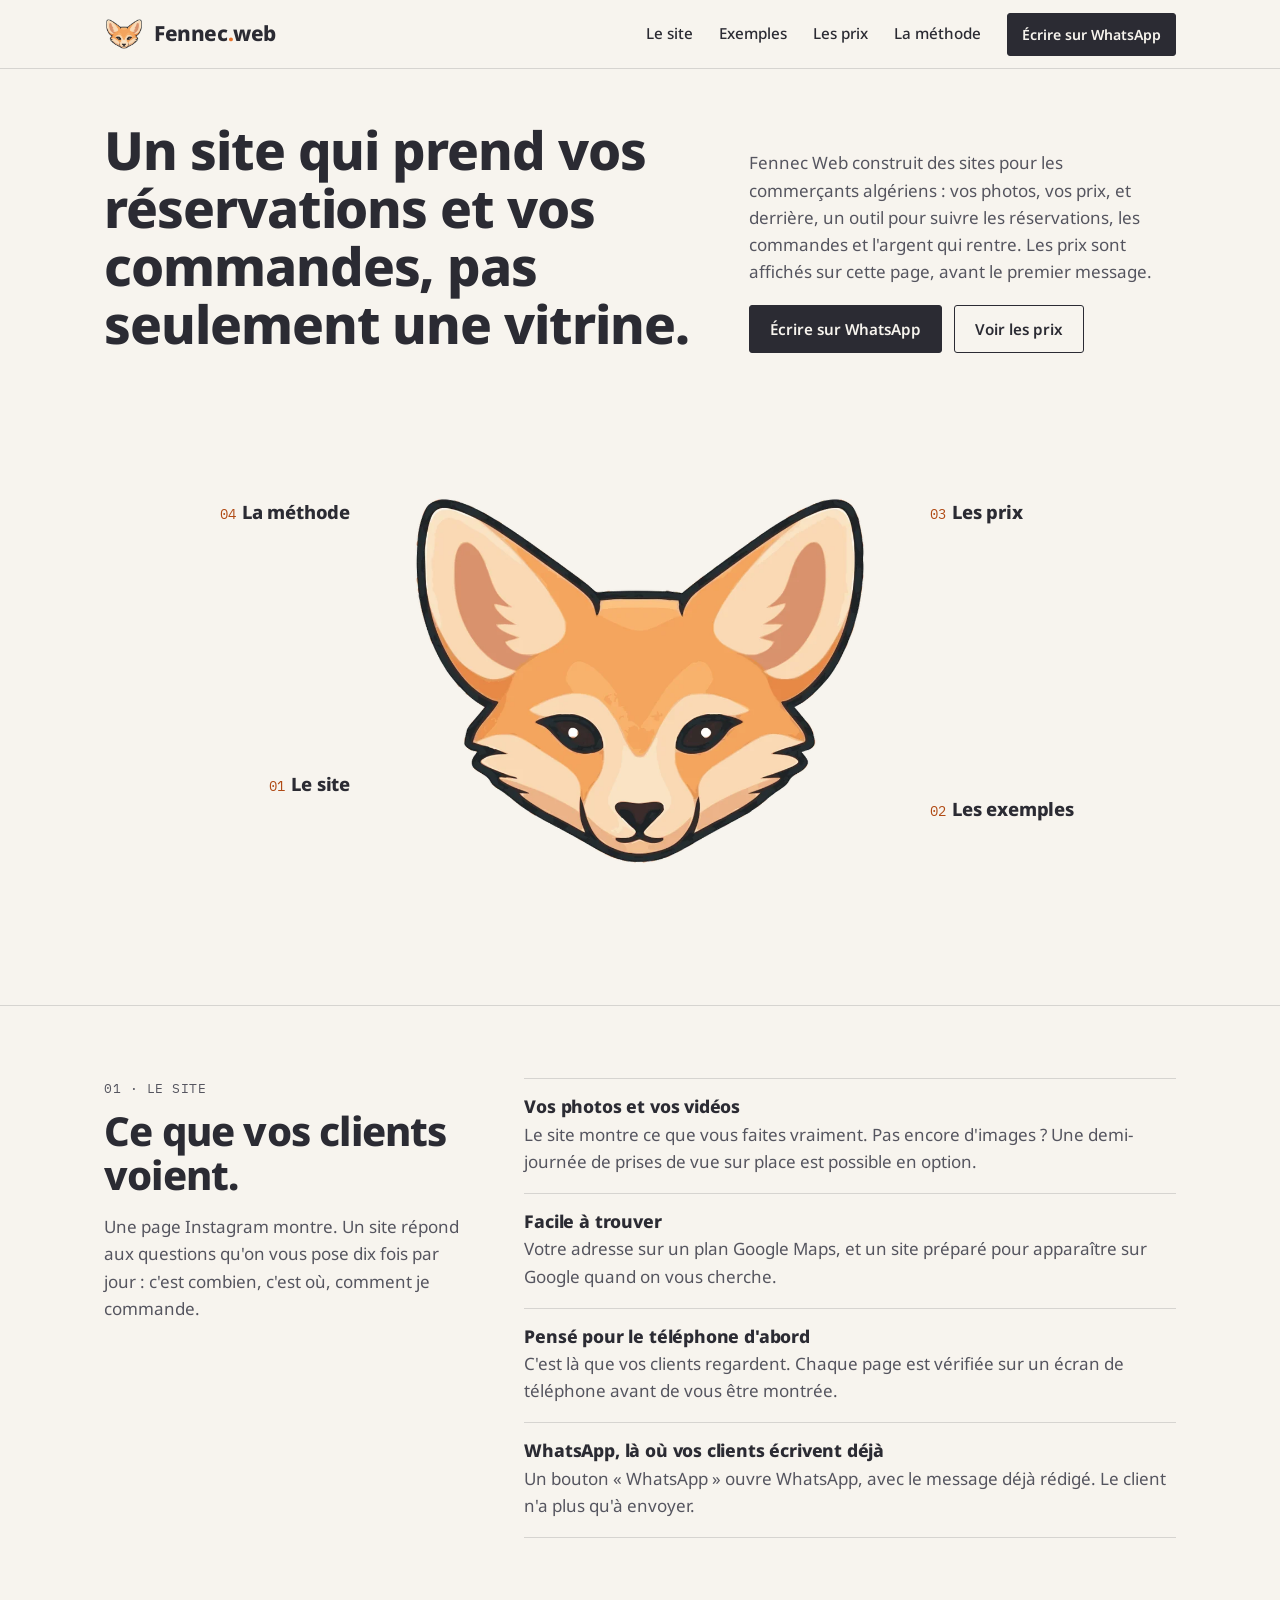
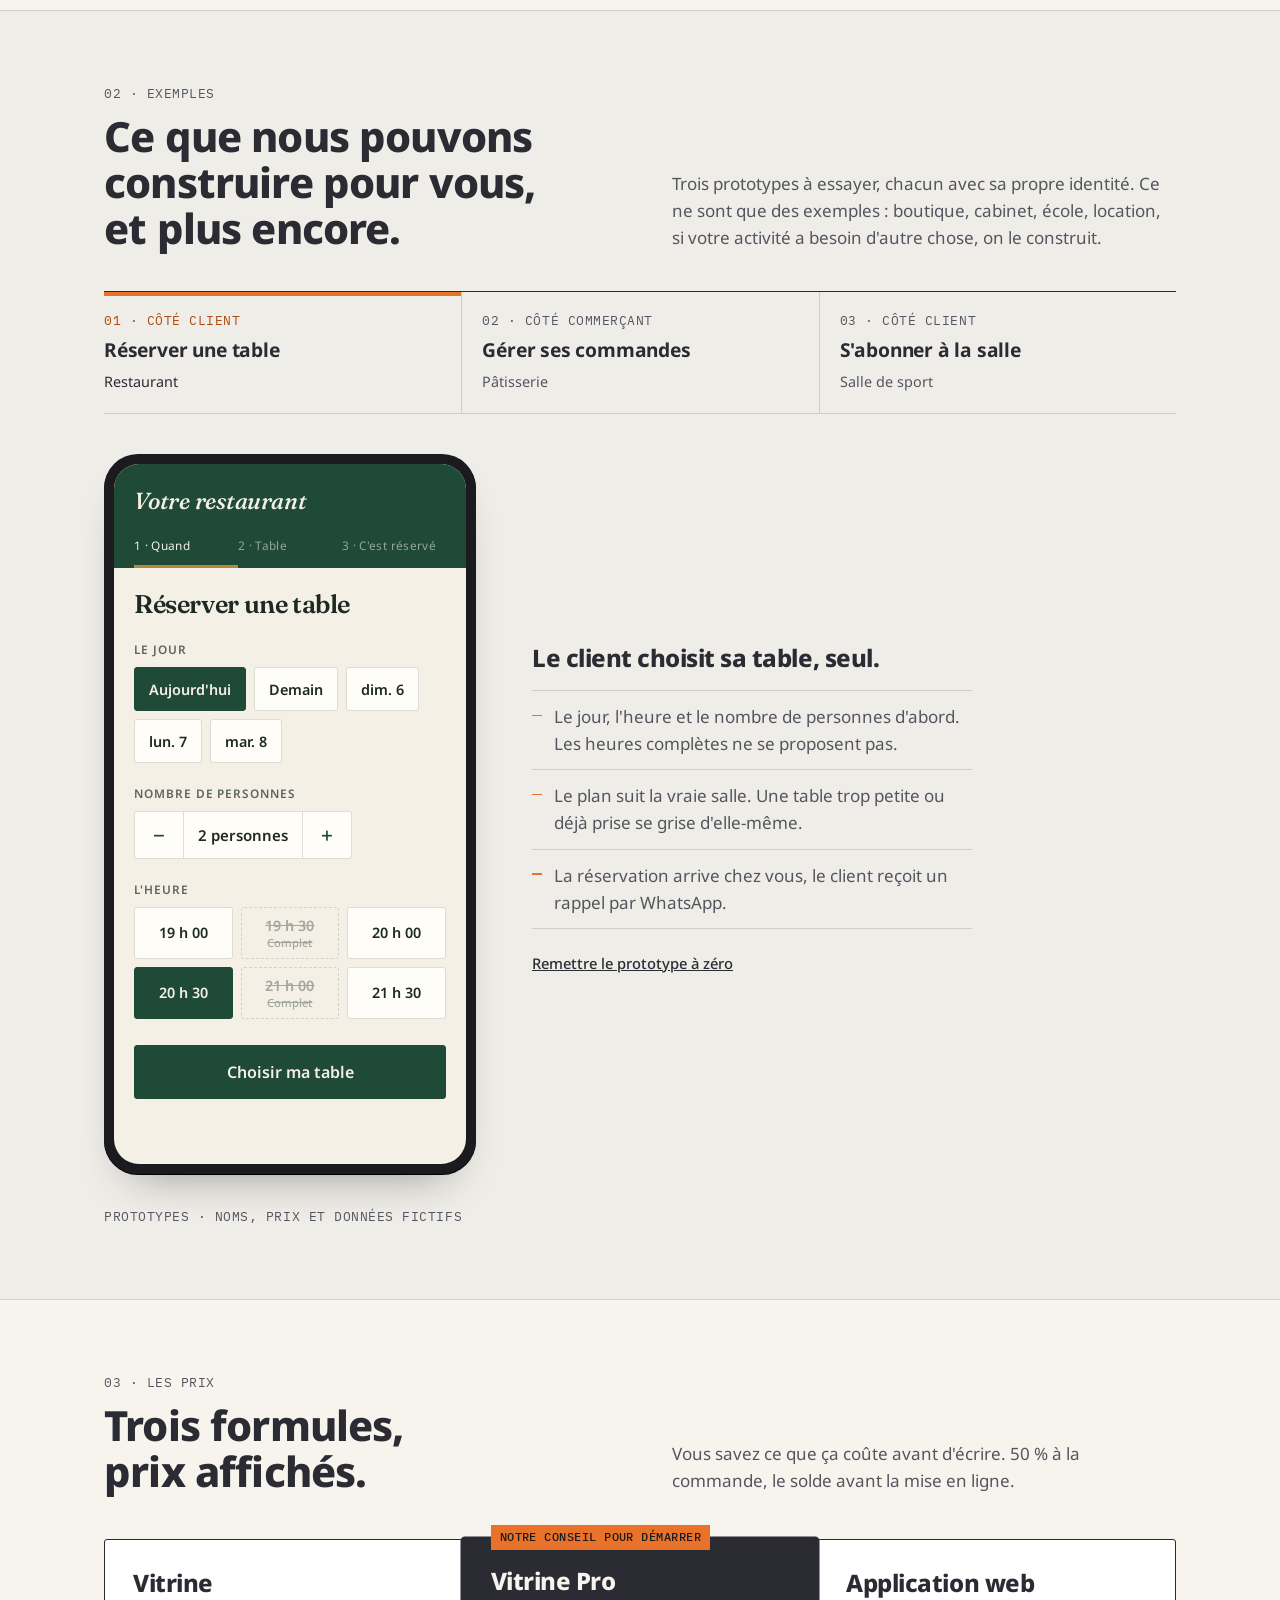
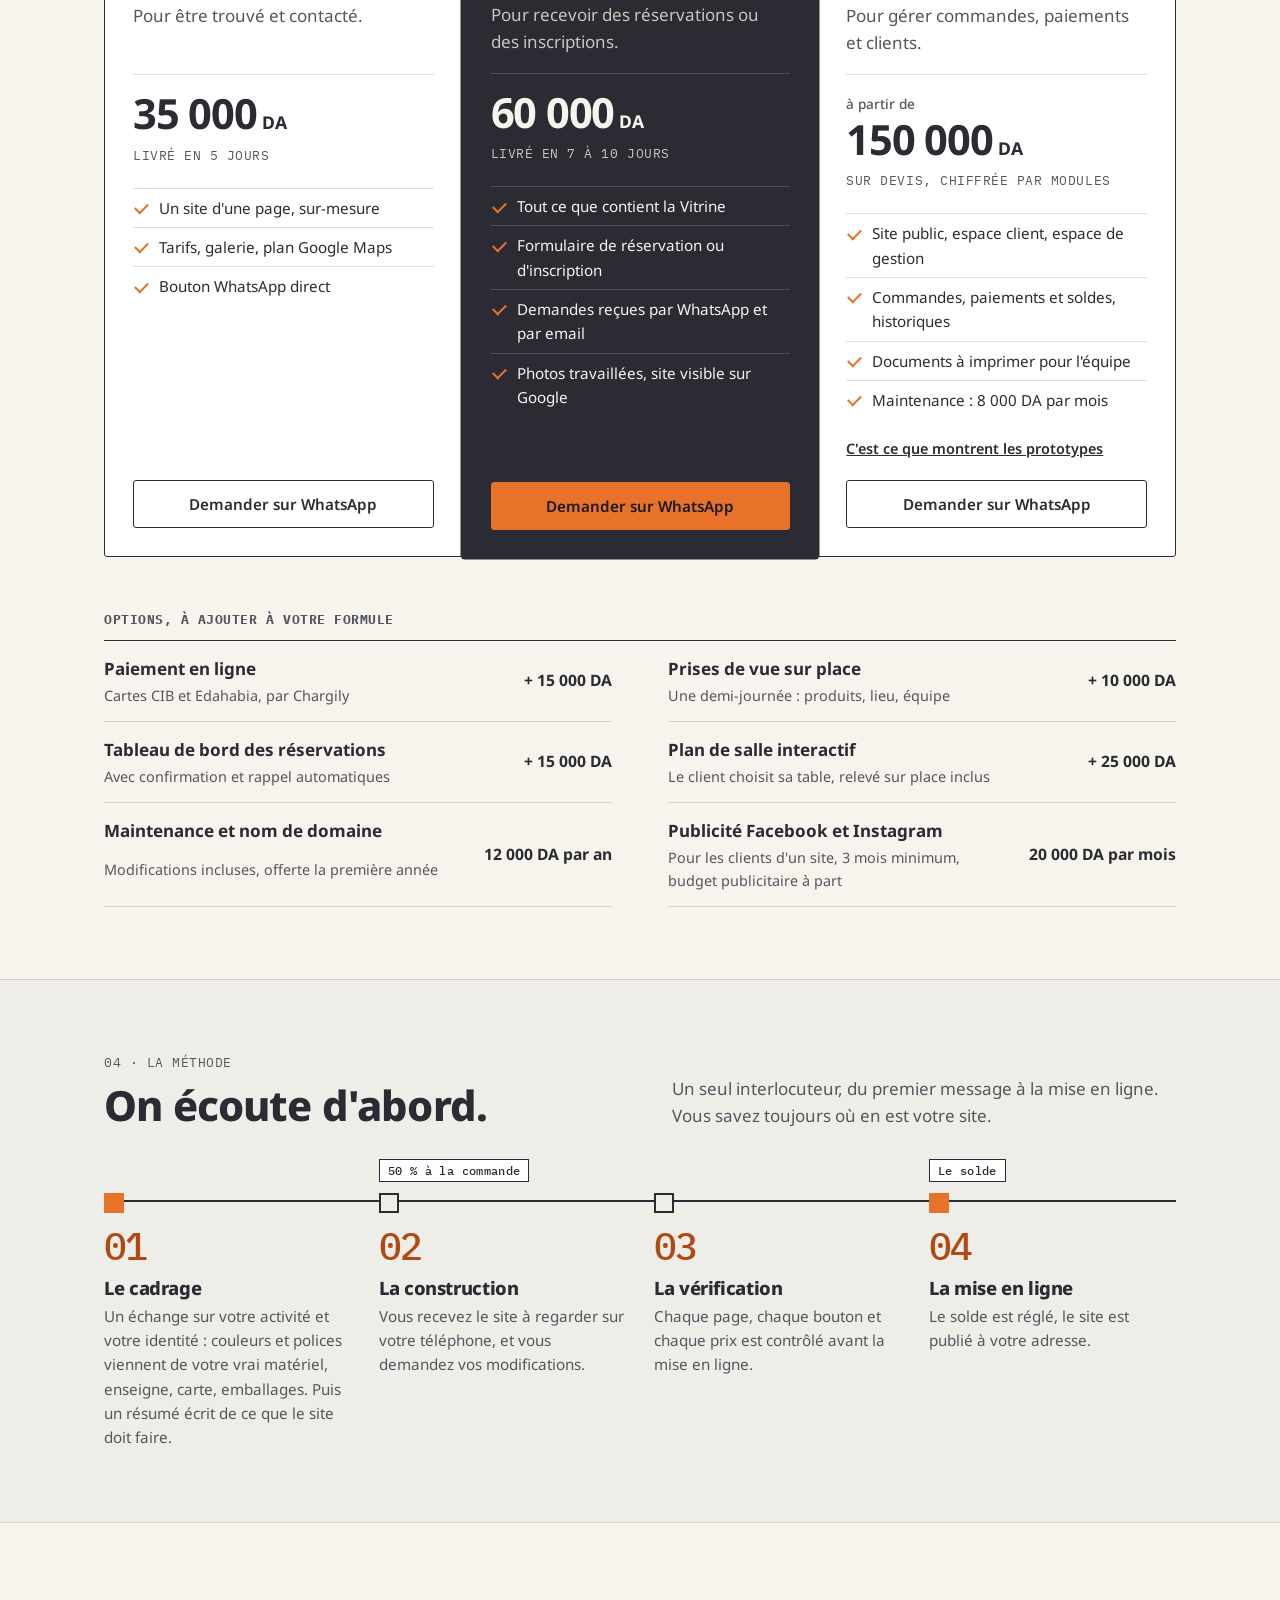
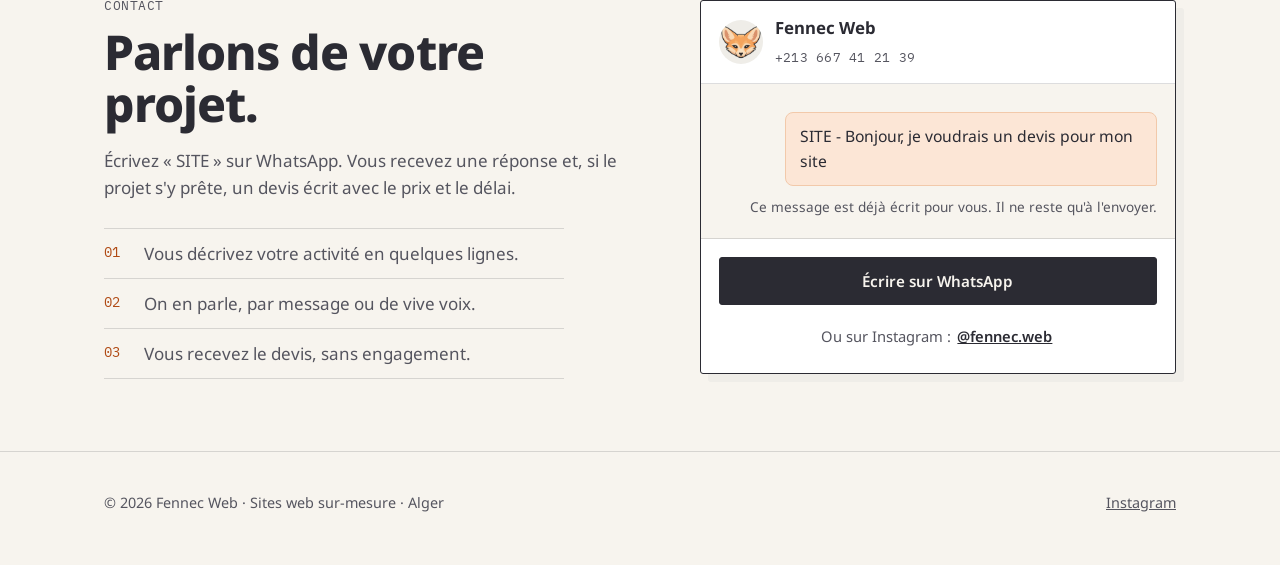
<file: index.html>
<!DOCTYPE html>
<html lang="fr">
<head>
<meta charset="UTF-8">
<meta name="viewport" content="width=device-width, initial-scale=1.0">
<title>Fennec Web · Sites web sur-mesure pour commerçants algériens</title>
<meta name="description" content="Fennec Web construit des sites sur-mesure pour les commerçants algériens : vos photos, vos prix, et un outil pour suivre réservations, commandes et paiements. Formules à partir de 35 000 DA, prix affichés.">
<meta property="og:title" content="Fennec Web · Sites web sur-mesure">
<meta property="og:description" content="Un site qui prend vos réservations et vos commandes, pas seulement une vitrine. Formules à partir de 35 000 DA.">
<meta property="og:image" content="https://fennec-web.github.io/img/partage.jpg">
<link rel="icon" type="image/png" sizes="32x32" href="img/favicon-32.png">
<link rel="icon" type="image/png" sizes="192x192" href="img/favicon-192.png">
<link rel="apple-touch-icon" href="img/apple-touch-icon-180.png">
<link rel="preconnect" href="https://fonts.googleapis.com">
<link rel="preconnect" href="https://fonts.gstatic.com" crossorigin>
<link href="https://fonts.googleapis.com/css2?family=Fraunces:ital,wght@0,600;1,500&family=IBM+Plex+Mono:wght@400;500&family=Noto+Sans:wght@400;500;600;700;800&family=Oswald:wght@500;600&display=swap" rel="stylesheet">
<link rel="stylesheet" href="css/base.css?v=20261115h">
<link rel="stylesheet" href="css/accueil.css?v=20261115h">
<link rel="stylesheet" href="css/tarifs.css?v=20261115h">
<link rel="stylesheet" href="css/protos.css?v=20261115h">
<link rel="stylesheet" href="css/proto-table.css?v=20261115h">
<link rel="stylesheet" href="css/proto-gestion.css?v=20261115h">
<link rel="stylesheet" href="css/proto-sport.css?v=20261115h">
</head>
<body>

<header class="entete" data-ouvert="false">
  <div class="cadre entete__dedans">
    <a class="marque" href="#haut">
      <img src="img/fennec-tete-128.png" alt="" width="40" height="40">
      <span>Fennec<i>.</i>web</span>
    </a>
    <button type="button" class="entete__menu-bouton" aria-expanded="false" aria-controls="nav" onclick="basculerMenu()">Menu</button>
    <nav class="nav" id="nav" aria-label="Navigation principale">
      <a href="#site">Le site</a>
      <a href="#outil">Exemples</a>
      <a href="#formules">Les prix</a>
      <a href="#methode">La méthode</a>
      <a class="bouton bouton--petit" href="https://wa.me/213667412139?text=SITE%20-%20Bonjour%2C%20je%20voudrais%20un%20devis%20pour%20mon%20site" target="_blank" rel="noopener">Écrire sur WhatsApp</a>
    </nav>
  </div>
</header>

<main id="haut">

<section class="ouverture">
  <div class="cadre">
    <div class="ouverture__haut">
    <div>
    <h1>Un site qui prend vos réservations et vos commandes, pas seulement une vitrine.</h1>
    </div>
    <div>
    <p class="ouverture__texte">Fennec Web construit des sites pour les commerçants algériens : vos photos, vos prix, et derrière, un outil pour suivre les réservations, les commandes et l'argent qui rentre. Les prix sont affichés sur cette page, avant le premier message.</p>
    <div class="ouverture__actions">
      <a class="bouton" href="https://wa.me/213667412139?text=SITE%20-%20Bonjour%2C%20je%20voudrais%20un%20devis%20pour%20mon%20site" target="_blank" rel="noopener">Écrire sur WhatsApp</a>
      <a class="bouton bouton--clair" href="#formules">Voir les prix</a>
    </div>
    </div>
    </div>

    <div class="planche" id="planche" data-actif="">
      <div class="planche__dessin">
        <img src="img/fennec-tete.webp" alt="Tête de fennec, l'emblème de Fennec Web" width="900" height="900">
        <svg class="planche__traits" viewBox="0 0 1000 600" aria-hidden="true">
          <defs><radialGradient id="lueur"><stop offset="0" stop-color="#fff" stop-opacity=".8"/><stop offset=".35" stop-color="#FFEFC4" stop-opacity=".4"/><stop offset="1" stop-color="#FFE3A6" stop-opacity="0"/></radialGradient></defs>
          <g data-n="1"><line x1="350" y1="210" x2="222" y2="128"/><a href="#methode" tabindex="-1"><polygon class="zone" points="289,128 311,121 456,214 433,272 361,300 311,272 283,178"/><circle class="halo" cx="350" cy="210" r="7"/><circle class="point" cx="350" cy="210" r="8"/><circle class="tactile" cx="350" cy="210" r="42"/><circle class="lueur" cx="350" cy="210" r="30"/><circle class="eclat" cx="350" cy="210" r="4"/></a></g>
          <g data-n="2"><line x1="430" y1="350" x2="222" y2="400"/><a href="#site" tabindex="-1"><ellipse class="zone" cx="430" cy="352" rx="40" ry="22"/><ellipse class="zone" cx="570" cy="352" rx="40" ry="22"/><circle class="halo" cx="430" cy="350" r="7"/><circle class="point" cx="430" cy="350" r="8"/><circle class="tactile" cx="430" cy="350" r="42"/><circle class="lueur" cx="430" cy="350" r="30"/><circle class="eclat" cx="430" cy="350" r="4"/></a></g>
          <g data-n="3"><line x1="500" y1="432" x2="778" y2="425"/><a href="#outil" tabindex="-1"><ellipse class="zone" cx="500" cy="433" rx="36" ry="24"/><circle class="halo" cx="500" cy="432" r="7"/><circle class="point" cx="500" cy="432" r="8"/><circle class="tactile" cx="500" cy="432" r="42"/><circle class="lueur" cx="500" cy="432" r="30"/><circle class="eclat" cx="500" cy="432" r="4"/></a></g>
          <g data-n="4"><line x1="650" y1="205" x2="778" y2="128"/><a href="#formules" tabindex="-1"><polygon class="zone" points="711,128 689,121 544,214 567,272 639,300 689,272 717,178"/><circle class="halo" cx="650" cy="205" r="7"/><circle class="point" cx="650" cy="205" r="8"/><circle class="tactile" cx="650" cy="205" r="42"/><circle class="lueur" cx="650" cy="205" r="30"/><circle class="eclat" cx="650" cy="205" r="4"/></a></g>
        </svg>
      </div>
      <ol class="reperes">
        <li class="repere repere--1"><a href="#methode" data-n="1">
          <span class="repere__num">04</span><span class="repere__titre">La méthode</span>
          <span class="repere__texte">L'oreille : on écoute d'abord. Votre activité, vos clients, ce qu'ils demandent le plus.</span>
        </a></li>
        <li class="repere repere--2"><a href="#site" data-n="2">
          <span class="repere__num">01</span><span class="repere__titre">Le site</span>
          <span class="repere__texte">L'œil : ce que vos clients voient. Vos photos, vos prix, lisibles sur un téléphone.</span>
        </a></li>
        <li class="repere repere--3"><a href="#outil" data-n="3">
          <span class="repere__num">02</span><span class="repere__titre">Les exemples</span>
          <span class="repere__texte">La truffe : elle flaire ce dont vous avez besoin. Trois prototypes à essayer, et tout ce que votre métier demande.</span>
        </a></li>
        <li class="repere repere--4"><a href="#formules" data-n="4">
          <span class="repere__num">03</span><span class="repere__titre">Les prix</span>
          <span class="repere__texte">L'autre oreille : vous entendez le prix avant de commencer. Trois formules, affichées ici.</span>
        </a></li>
      </ol>
    </div>
  </div>
</section>

<section class="section" id="site">
  <div class="cadre section__grille">
    <div>
      <p class="mono">01 · Le site</p>
      <h2>Ce que vos clients voient.</h2>
      <p class="section__chapo">Une page Instagram montre. Un site répond aux questions qu'on vous pose dix fois par jour : c'est combien, c'est où, comment je commande.</p>
    </div>
    <ul class="lignes">
      <li><h3>Vos photos et vos vidéos</h3><p>Le site montre ce que vous faites vraiment. Pas encore d'images ? Une demi-journée de prises de vue sur place est possible en option.</p></li>
      <li><h3>Facile à trouver</h3><p>Votre adresse sur un plan Google Maps, et un site préparé pour apparaître sur Google quand on vous cherche.</p></li>
      <li><h3>Pensé pour le téléphone d'abord</h3><p>C'est là que vos clients regardent. Chaque page est vérifiée sur un écran de téléphone avant de vous être montrée.</p></li>
      <li><h3>WhatsApp, là où vos clients écrivent déjà</h3><p>Un bouton « WhatsApp » ouvre WhatsApp, avec le message déjà rédigé. Le client n'a plus qu'à envoyer.</p></li>
    </ul>
  </div>
</section>

<section class="section section--beige protos" id="outil">
  <div class="cadre">
    <div class="protos__tete">
      <div>
        <p class="mono">02 · Exemples</p>
        <h2>Ce que nous pouvons construire pour vous, et plus encore.</h2>
      </div>
      <p class="section__chapo">Trois prototypes à essayer, chacun avec sa propre identité. Ce ne sont que des exemples : boutique, cabinet, école, location, si votre activité a besoin d'autre chose, on le construit.</p>
    </div>

    <div class="protos__choix" role="tablist" aria-label="Choisir un prototype">
      <button type="button" role="tab" data-proto="table" aria-selected="true"><span class="mono">01 · Côté client</span><b>Réserver une table</b><small>Restaurant</small></button>
      <button type="button" role="tab" data-proto="gestion" aria-selected="false"><span class="mono">02 · Côté commerçant</span><b>Gérer ses commandes</b><small>Pâtisserie</small></button>
      <button type="button" role="tab" data-proto="sport" aria-selected="false"><span class="mono">03 · Côté client</span><b>S'abonner à la salle</b><small>Salle de sport</small></button>
    </div>

    <div class="scene" id="scene-table" role="tabpanel">
      <div class="appareil appareil--tel"><div class="appareil__ecran" id="table-ecran"></div></div>
      <div class="scene__texte">
        <h3>Le client choisit sa table, seul.</h3>
        <ul>
          <li>Le jour, l'heure et le nombre de personnes d'abord. Les heures complètes ne se proposent pas.</li>
          <li>Le plan suit la vraie salle. Une table trop petite ou déjà prise se grise d'elle-même.</li>
          <li>La réservation arrive chez vous, le client reçoit un rappel par WhatsApp.</li>
        </ul>
        <button type="button" class="scene__zero" data-zero="table">Remettre le prototype à zéro</button>
      </div>
    </div>

    <div class="scene scene--large" id="scene-gestion" role="tabpanel" style="display:none">
      <div class="appareil appareil--nav">
        <div class="appareil__barre mono"><span>Espace de gestion</span><span>Réservé au commerçant</span></div>
        <div class="appareil__ecran" id="gestion-ecran"></div>
      </div>
      <div class="scene__texte">
        <h3>Le commerçant voit tout au même endroit.</h3>
        <ul>
          <li>Chaque commande avance d'un clic : à préparer, prête, livrée. Elle reste ensuite dans l'historique.</li>
          <li>Ce qui reste à encaisser est compté en haut, et chaque versement est noté.</li>
          <li>Recevez deux fois la même commande du site : l'outil la signale avant qu'elle soit préparée deux fois.</li>
        </ul>
        <button type="button" class="scene__zero" data-zero="gestion">Remettre le prototype à zéro</button>
      </div>
    </div>

    <div class="scene" id="scene-sport" role="tabpanel" style="display:none">
      <div class="appareil appareil--tel"><div class="appareil__ecran" id="sport-ecran"></div></div>
      <div class="scene__texte">
        <h3>Le client s'abonne et repart avec sa carte.</h3>
        <ul>
          <li>Il choisit sa formule, puis son créneau : femmes ou hommes.</li>
          <li>Il paie en ligne ou à l'accueil, à sa première visite.</li>
          <li>Sa carte de membre s'affiche avec sa date de fin. Un rappel arrive avant l'échéance.</li>
        </ul>
        <button type="button" class="scene__zero" data-zero="sport">Remettre le prototype à zéro</button>
      </div>
    </div>

    <p class="protos__note mono">Prototypes · noms, prix et données fictifs</p>
  </div>
</section>

<section class="section" id="formules">
  <div class="cadre">
    <div class="tete-section">
      <div>
        <p class="mono">03 · Les prix</p>
        <h2>Trois formules, prix affichés.</h2>
      </div>
      <p class="section__chapo">Vous savez ce que ça coûte avant d'écrire. 50 % à la commande, le solde avant la mise en ligne.</p>
    </div>

    <div class="tarifs">
      <article class="tarif">
        <h3>Vitrine</h3>
        <p class="tarif__pour">Pour être trouvé et contacté.</p>
        <p class="tarif__prix"><b>35&nbsp;000</b>&nbsp;DA</p>
        <p class="tarif__delai mono">Livré en 5 jours</p>
        <ul>
          <li>Un site d'une page, sur-mesure</li>
          <li>Tarifs, galerie, plan Google Maps</li>
          <li>Bouton WhatsApp direct</li>
        </ul>
        <a class="bouton bouton--clair" href="https://wa.me/213667412139?text=SITE%20-%20Bonjour%2C%20la%20formule%20Vitrine%20m%27int%C3%A9resse" target="_blank" rel="noopener">Demander sur WhatsApp</a>
      </article>
      <article class="tarif tarif--conseil">
        <p class="tarif__marque mono">Notre conseil pour démarrer</p>
        <h3>Vitrine Pro</h3>
        <p class="tarif__pour">Pour recevoir des réservations ou des inscriptions.</p>
        <p class="tarif__prix"><b>60&nbsp;000</b>&nbsp;DA</p>
        <p class="tarif__delai mono">Livré en 7 à 10 jours</p>
        <ul>
          <li>Tout ce que contient la Vitrine</li>
          <li>Formulaire de réservation ou d'inscription</li>
          <li>Demandes reçues par WhatsApp et par email</li>
          <li>Photos travaillées, site visible sur Google</li>
        </ul>
        <a class="bouton" href="https://wa.me/213667412139?text=SITE%20-%20Bonjour%2C%20la%20formule%20Vitrine%20Pro%20m%27int%C3%A9resse" target="_blank" rel="noopener">Demander sur WhatsApp</a>
      </article>
      <article class="tarif">
        <h3>Application web</h3>
        <p class="tarif__pour">Pour gérer commandes, paiements et clients.</p>
        <p class="tarif__prix"><small>à partir de</small><b>150&nbsp;000</b>&nbsp;DA</p>
        <p class="tarif__delai mono">Sur devis, chiffrée par modules</p>
        <ul>
          <li>Site public, espace client, espace de gestion</li>
          <li>Commandes, paiements et soldes, historiques</li>
          <li>Documents à imprimer pour l'équipe</li>
          <li>Maintenance : 8&nbsp;000&nbsp;DA par mois</li>
        </ul>
        <a class="tarif__lien" href="#outil">C'est ce que montrent les prototypes</a>
        <a class="bouton bouton--clair" href="https://wa.me/213667412139?text=SITE%20-%20Bonjour%2C%20la%20formule%20Application%20web%20m%27int%C3%A9resse" target="_blank" rel="noopener">Demander sur WhatsApp</a>
      </article>
    </div>

    <div class="options">
      <h3 class="mono">Options, à ajouter à votre formule</h3>
      <dl class="options__grille">
        <div><dt>Paiement en ligne</dt><dd>Cartes CIB et Edahabia, par Chargily</dd><dd class="options__prix">+ 15&nbsp;000&nbsp;DA</dd></div>
        <div><dt>Prises de vue sur place</dt><dd>Une demi-journée : produits, lieu, équipe</dd><dd class="options__prix">+ 10&nbsp;000&nbsp;DA</dd></div>
        <div><dt>Tableau de bord des réservations</dt><dd>Avec confirmation et rappel automatiques</dd><dd class="options__prix">+ 15&nbsp;000&nbsp;DA</dd></div>
        <div><dt>Plan de salle interactif</dt><dd>Le client choisit sa table, relevé sur place inclus</dd><dd class="options__prix">+ 25&nbsp;000&nbsp;DA</dd></div>
        <div><dt>Maintenance et nom de domaine</dt><dd>Modifications incluses, offerte la première année</dd><dd class="options__prix">12&nbsp;000&nbsp;DA par an</dd></div>
        <div><dt>Publicité Facebook et Instagram</dt><dd>Pour les clients d'un site, 3 mois minimum, budget publicitaire à part</dd><dd class="options__prix">20&nbsp;000&nbsp;DA par mois</dd></div>
      </dl>
    </div>
  </div>
</section>

<section class="section section--beige" id="methode">
  <div class="cadre">
    <div class="tete-section">
      <div>
        <p class="mono">04 · La méthode</p>
        <h2>On écoute d'abord.</h2>
      </div>
      <p class="section__chapo">Un seul interlocuteur, du premier message à la mise en ligne. Vous savez toujours où en est votre site.</p>
    </div>
    <ol class="frise">
      <li>
        <span class="frise__num">01</span>
        <h3>Le cadrage</h3>
        <p>Un échange sur votre activité et votre identité : couleurs et polices viennent de votre vrai matériel, enseigne, carte, emballages. Puis un résumé écrit de ce que le site doit faire.</p>
      </li>
      <li data-jalon="50 % à la commande">
        <span class="frise__num">02</span>
        <h3>La construction</h3>
        <p>Vous recevez le site à regarder sur votre téléphone, et vous demandez vos modifications.</p>
      </li>
      <li>
        <span class="frise__num">03</span>
        <h3>La vérification</h3>
        <p>Chaque page, chaque bouton et chaque prix est contrôlé avant la mise en ligne.</p>
      </li>
      <li data-jalon="Le solde">
        <span class="frise__num">04</span>
        <h3>La mise en ligne</h3>
        <p>Le solde est réglé, le site est publié à votre adresse.</p>
      </li>
    </ol>
  </div>
</section>

<section class="section contact" id="contact">
  <div class="cadre contact__grille">
    <div>
      <p class="mono">Contact</p>
      <h2>Parlons de votre projet.</h2>
      <p class="section__chapo">Écrivez « SITE » sur WhatsApp. Vous recevez une réponse et, si le projet s'y prête, un devis écrit avec le prix et le délai.</p>
      <ol class="contact__etapes">
        <li>Vous décrivez votre activité en quelques lignes.</li>
        <li>On en parle, par message ou de vive voix.</li>
        <li>Vous recevez le devis, sans engagement.</li>
      </ol>
    </div>
    <div class="apercu">
      <div class="apercu__tete">
        <img src="img/fennec-tete-128.png" alt="" width="44" height="44">
        <div><b>Fennec Web</b><span class="mono">+213 667 41 21 39</span></div>
      </div>
      <div class="apercu__fil">
        <p class="apercu__bulle">SITE - Bonjour, je voudrais un devis pour mon site</p>
        <p class="apercu__aide">Ce message est déjà écrit pour vous. Il ne reste qu'à l'envoyer.</p>
      </div>
      <a class="bouton apercu__bouton" href="https://wa.me/213667412139?text=SITE%20-%20Bonjour%2C%20je%20voudrais%20un%20devis%20pour%20mon%20site" target="_blank" rel="noopener">Écrire sur WhatsApp</a>
      <p class="apercu__autre">Ou sur Instagram : <a href="https://www.instagram.com/fennec.web" target="_blank" rel="noopener">@fennec.web</a></p>
    </div>
  </div>
</section>

</main>

<footer class="pied">
  <div class="cadre pied__dedans">
    <div>© 2026 Fennec Web · Sites web sur-mesure · Alger</div>
    <div><a href="https://www.instagram.com/fennec.web" target="_blank" rel="noopener">Instagram</a></div>
  </div>
</footer>

<script src="js/accueil.js?v=20261115h"></script>
<script src="js/protos.js?v=20261115h"></script>
<script src="js/proto-table.js?v=20261115h"></script>
<script src="js/proto-gestion.js?v=20261115h"></script>
<script src="js/proto-sport.js?v=20261115h"></script>
</body>
</html>
</file>
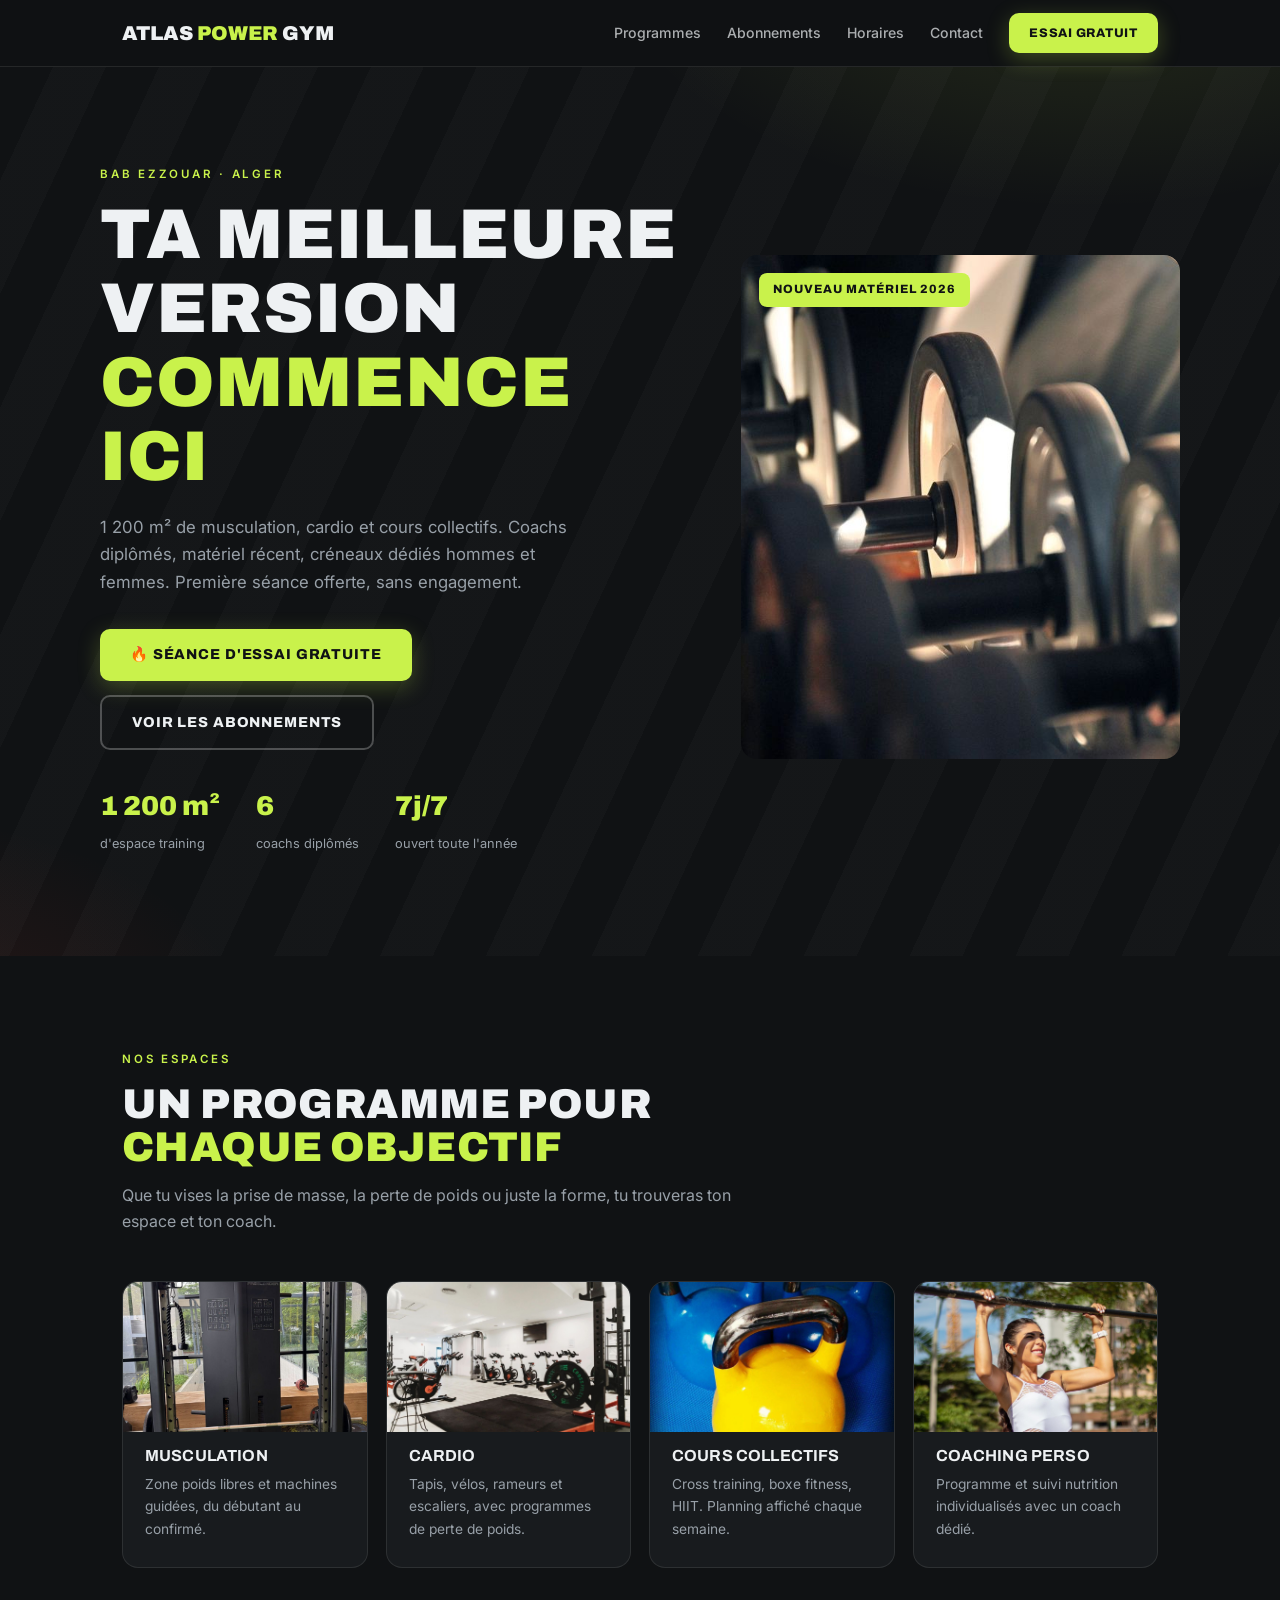
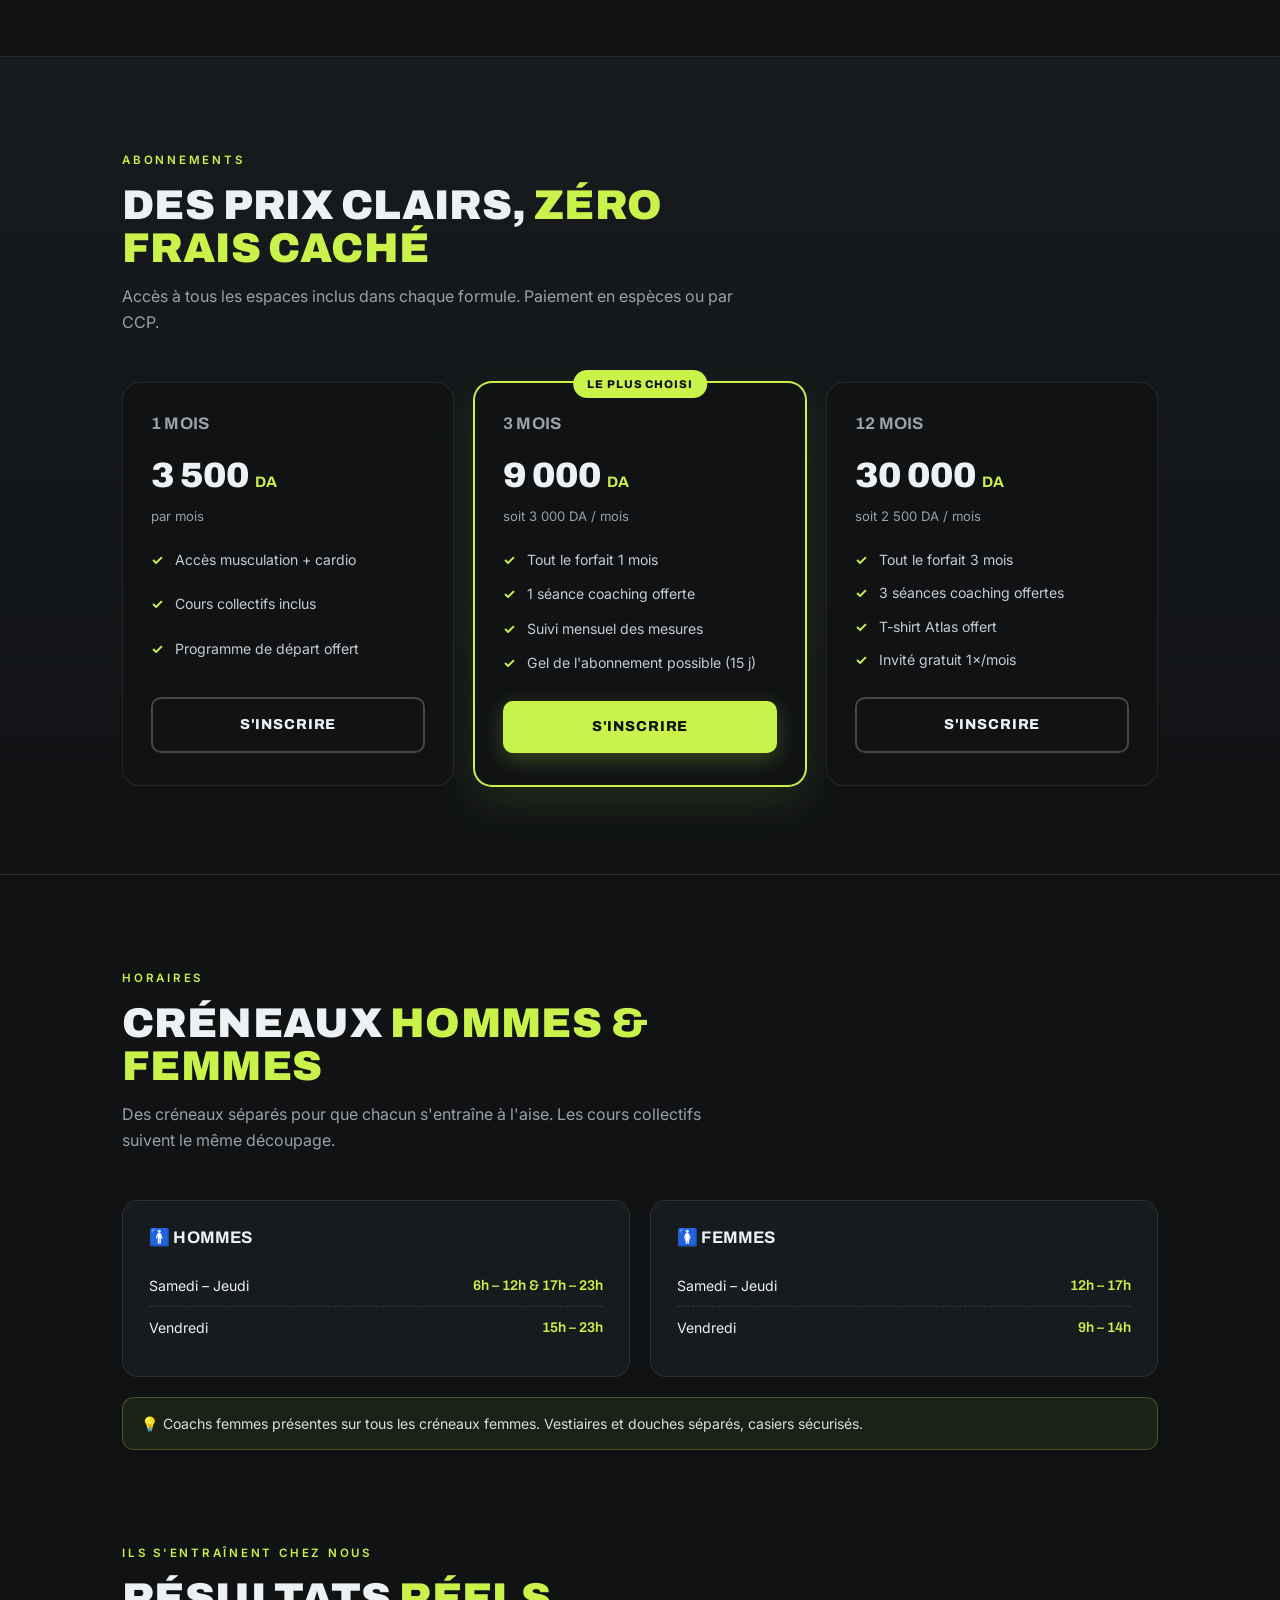
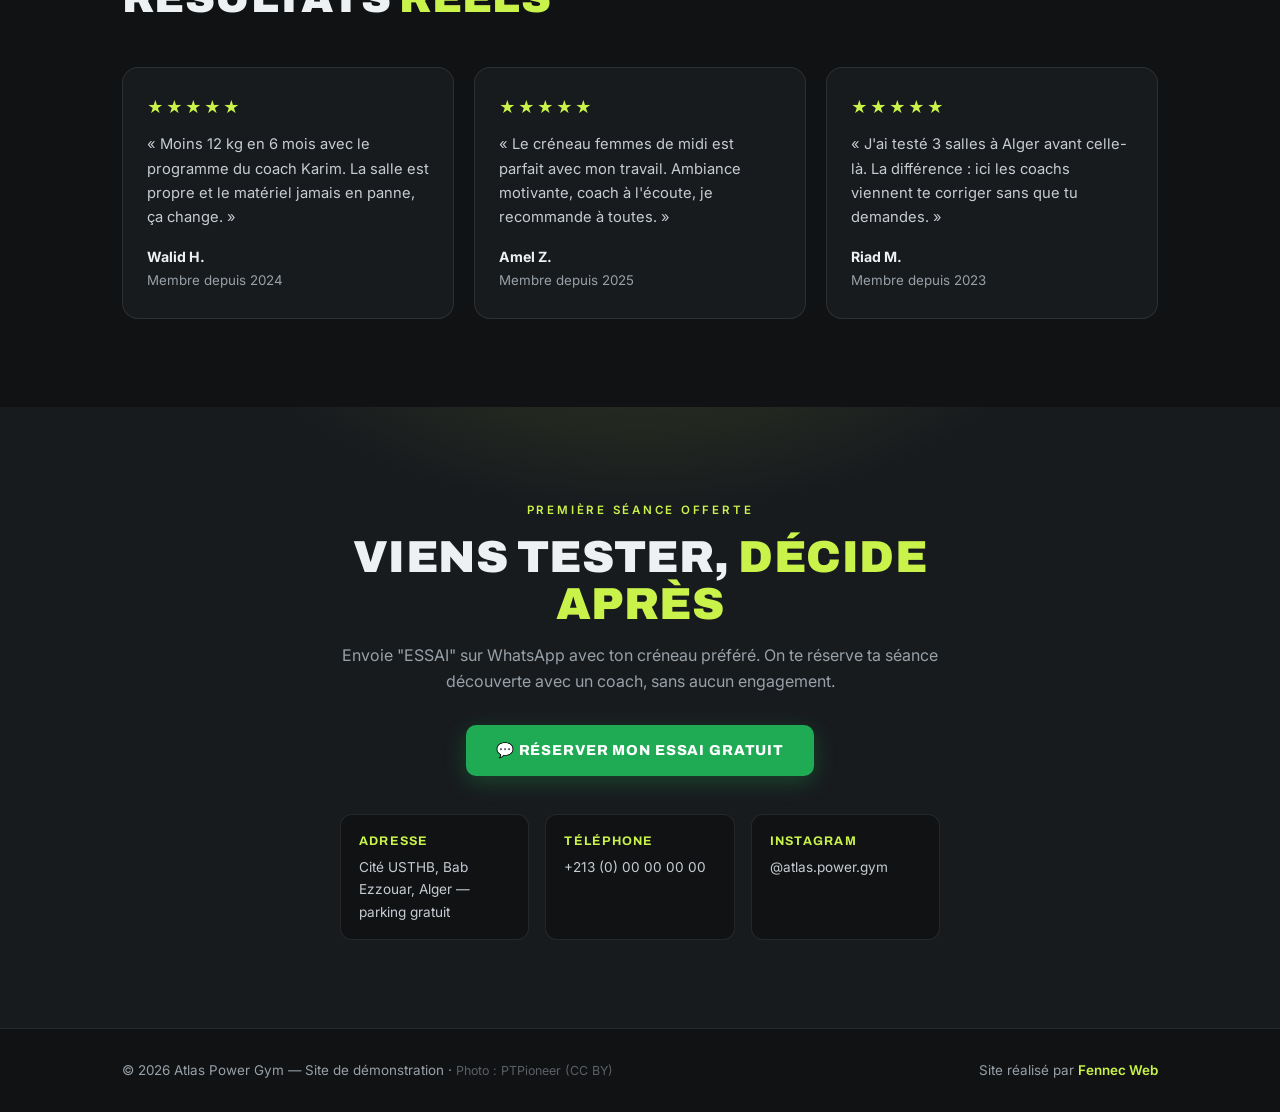
<file: demo-gym/index.html>
<!DOCTYPE html>
<html lang="fr">
<head>
<meta charset="UTF-8">
<meta name="viewport" content="width=device-width, initial-scale=1.0">
<title>Atlas Power Gym — Salle de musculation & fitness, Alger</title>
<meta name="description" content="Atlas Power Gym à Bab Ezzouar : musculation, cardio, cours collectifs, coaching personnalisé. Créneaux hommes et femmes. Séance d'essai gratuite.">
<link rel="preconnect" href="https://fonts.googleapis.com">
<link rel="preconnect" href="https://fonts.gstatic.com" crossorigin>
<link href="https://fonts.googleapis.com/css2?family=Archivo:ital,wght@0,500;0,700;0,800;0,900;1,800&family=Inter:wght@400;500;600&display=swap" rel="stylesheet">
<style>
  :root{
    --bg:#101214;
    --panel:#181b1e;
    --line:rgba(255,255,255,.09);
    --txt:#eef1f3;
    --muted:#98a0a8;
    --volt:#c9f24b;
    --volt-deep:#a8d426;
    --red:#e8452c;
    --radius:16px;
  }
  *{margin:0;padding:0;box-sizing:border-box}
  html{scroll-behavior:smooth}
  body{font-family:'Inter',system-ui,sans-serif;background:var(--bg);color:var(--txt);line-height:1.65;font-size:16px}
  h1,h2,h3{font-family:'Archivo',sans-serif;line-height:1.05;text-transform:uppercase;letter-spacing:.01em}
  .wrap{max-width:1080px;margin:0 auto;padding:0 22px}
  .eyebrow{display:inline-block;letter-spacing:.24em;text-transform:uppercase;font-size:.72rem;font-weight:600;color:var(--volt);margin-bottom:14px}
  .btn{display:inline-block;background:var(--volt);color:#101214;text-decoration:none;padding:14px 30px;border-radius:10px;font-weight:800;font-size:.9rem;text-transform:uppercase;letter-spacing:.06em;font-family:'Archivo',sans-serif;transition:transform .15s;box-shadow:0 6px 22px rgba(201,242,75,.25)}
  .btn:hover{transform:translateY(-2px)}
  .btn.ghost{background:transparent;color:var(--txt);border:2px solid rgba(255,255,255,.25);box-shadow:none}
  .btn.wa{background:#1faa54;color:#fff;box-shadow:0 6px 22px rgba(31,170,84,.3)}

  nav{position:sticky;top:0;z-index:50;background:rgba(16,18,20,.92);backdrop-filter:blur(8px);border-bottom:1px solid var(--line)}
  .nav-in{display:flex;align-items:center;justify-content:space-between;height:66px}
  .logo{font-family:'Archivo',sans-serif;font-weight:900;font-size:1.25rem;text-transform:uppercase}
  .logo span{color:var(--volt)}
  .nav-links{display:flex;gap:26px;align-items:center;font-size:.88rem;font-weight:500}
  .nav-links a:not(.btn){color:var(--txt);text-decoration:none;opacity:.7}
  .nav-links a:hover{opacity:1}
  .nav-links .btn{padding:10px 20px;font-size:.78rem}

  header{position:relative;overflow:hidden;background:
    radial-gradient(900px 500px at 85% -15%, rgba(201,242,75,.13), transparent 55%),
    radial-gradient(700px 420px at -10% 110%, rgba(232,69,44,.12), transparent 55%),
    var(--bg)}
  header::before{content:"";position:absolute;inset:0;background:repeating-linear-gradient(115deg,transparent 0 48px,rgba(255,255,255,.018) 48px 96px)}
  .hero{position:relative;display:grid;grid-template-columns:1.15fr .85fr;gap:48px;align-items:center;padding:92px 0 100px}
  .hero h1{font-size:clamp(2.5rem,6.2vw,4.4rem);font-weight:900;margin-bottom:20px}
  .hero h1 em{font-style:normal;color:var(--volt)}
  .hero p.lead{font-size:1.05rem;color:var(--muted);max-width:46ch;margin-bottom:32px}
  .hero-cta{display:flex;gap:14px;flex-wrap:wrap;margin-bottom:34px}
  .hero-stats{display:flex;gap:36px}
  .hero-stats b{display:block;font-family:'Archivo',sans-serif;font-size:1.7rem;font-weight:900;color:var(--volt)}
  .hero-stats small{color:var(--muted);font-size:.8rem}
  .hero-visual{aspect-ratio:4/4.6;border-radius:var(--radius);position:relative;overflow:hidden;background:
    radial-gradient(300px 220px at 30% 25%, rgba(201,242,75,.32), transparent 60%),
    radial-gradient(320px 260px at 75% 85%, rgba(232,69,44,.35), transparent 60%),
    linear-gradient(155deg,#22262b,#15181b)}
  .hero-visual::after{content:"🏋️";position:absolute;inset:0;display:grid;place-items:center;font-size:5.5rem;filter:drop-shadow(0 16px 30px rgba(0,0,0,.5))}
  .hero-tag{position:absolute;top:18px;left:18px;background:var(--volt);color:#101214;font-family:'Archivo',sans-serif;font-weight:800;font-size:.75rem;text-transform:uppercase;letter-spacing:.08em;padding:7px 14px;border-radius:8px}

  section{padding:88px 0}
  .sec-head{max-width:62ch;margin-bottom:46px}
  .sec-head h2{font-size:clamp(1.8rem,3.8vw,2.6rem);font-weight:900;margin-bottom:12px}
  .sec-head h2 span{color:var(--volt)}
  .sec-head p{color:var(--muted)}

  .prog-grid{display:grid;grid-template-columns:repeat(4,1fr);gap:18px}
  .prog{background:var(--panel);border:1px solid var(--line);border-radius:var(--radius);padding:26px 22px;transition:border-color .2s}
  .prog:hover{border-color:rgba(201,242,75,.4)}
  .prog .ico{font-size:2rem;display:block;margin-bottom:14px}
  .prog h3{font-size:1rem;margin-bottom:8px}
  .prog p{font-size:.86rem;color:var(--muted)}

  .plan-sec{background:linear-gradient(180deg,var(--panel) 0%,var(--bg) 100%);border-top:1px solid var(--line);border-bottom:1px solid var(--line)}
  .plans{display:grid;grid-template-columns:repeat(3,1fr);gap:20px;align-items:stretch}
  .plan{background:var(--bg);border:1px solid var(--line);border-radius:18px;padding:32px 28px;display:flex;flex-direction:column;position:relative}
  .plan.hot{border-color:var(--volt);box-shadow:0 0 0 1px var(--volt),0 18px 44px rgba(201,242,75,.1)}
  .plan .flag{position:absolute;top:-13px;left:50%;transform:translateX(-50%);background:var(--volt);color:#101214;font-family:'Archivo',sans-serif;font-weight:800;font-size:.7rem;text-transform:uppercase;letter-spacing:.08em;padding:5px 14px;border-radius:999px;white-space:nowrap}
  .plan h3{font-size:1.05rem;color:var(--muted);margin-bottom:14px}
  .plan .price{font-family:'Archivo',sans-serif;font-weight:900;font-size:2.2rem;margin-bottom:2px}
  .plan .price small{font-size:.95rem;font-weight:700;color:var(--volt)}
  .plan .per{color:var(--muted);font-size:.82rem;margin-bottom:20px}
  .plan ul{list-style:none;display:grid;gap:10px;margin-bottom:26px;flex:1}
  .plan li{font-size:.88rem;color:#c6ccd2;padding-left:24px;position:relative}
  .plan li::before{content:"✓";position:absolute;left:0;color:var(--volt);font-weight:700}
  .plan .btn{text-align:center}
  .plan.ghosted .btn{background:transparent;color:var(--txt);border:2px solid rgba(255,255,255,.22);box-shadow:none}

  .sched{display:grid;grid-template-columns:1fr 1fr;gap:20px}
  .sch-card{background:var(--panel);border:1px solid var(--line);border-radius:var(--radius);padding:28px 26px}
  .sch-card h3{font-size:1.05rem;margin-bottom:18px;display:flex;align-items:center;gap:10px}
  .sch-card table{width:100%;border-collapse:collapse;font-size:.88rem}
  .sch-card td{padding:9px 0;border-bottom:1px dashed rgba(255,255,255,.1)}
  .sch-card tr:last-child td{border-bottom:none}
  .sch-card td:last-child{text-align:right;color:var(--volt);font-weight:600;font-family:'Archivo',sans-serif}
  .sch-note{grid-column:1/-1;background:rgba(201,242,75,.07);border:1px solid rgba(201,242,75,.25);border-radius:12px;padding:14px 18px;font-size:.88rem;color:#d7dde2}

  .rev-grid{display:grid;grid-template-columns:repeat(3,1fr);gap:20px}
  .rcard{background:var(--panel);border-radius:var(--radius);padding:26px 24px;border:1px solid var(--line)}
  .rcard .stars{color:var(--volt);letter-spacing:2px;margin-bottom:12px}
  .rcard p{font-size:.92rem;color:#c6ccd2;margin-bottom:14px}
  .rcard b{font-size:.88rem}
  .rcard small{color:var(--muted);display:block}

  .cta-sec{background:
    radial-gradient(700px 380px at 50% -20%, rgba(201,242,75,.15), transparent 60%),
    var(--panel)}
  .cta-box{text-align:center;max-width:60ch;margin:0 auto}
  .cta-box h2{font-size:clamp(1.9rem,4.2vw,2.8rem);font-weight:900;margin-bottom:14px}
  .cta-box h2 span{color:var(--volt)}
  .cta-box p{color:var(--muted);margin-bottom:30px}
  .cta-row{display:flex;gap:14px;justify-content:center;flex-wrap:wrap;margin-bottom:38px}
  .info-strip{display:grid;grid-template-columns:repeat(3,1fr);gap:16px;text-align:left}
  .info-strip div{background:var(--bg);border:1px solid var(--line);border-radius:12px;padding:16px 18px;font-size:.85rem}
  .info-strip b{display:block;color:var(--volt);font-size:.78rem;text-transform:uppercase;letter-spacing:.1em;margin-bottom:4px;font-family:'Archivo',sans-serif}
  .info-strip span{color:#c6ccd2}

  footer{border-top:1px solid var(--line);color:var(--muted);padding:30px 0;font-size:.84rem}
  .foot{display:flex;justify-content:space-between;gap:16px;flex-wrap:wrap;align-items:center}
  .foot a{color:var(--volt);text-decoration:none;font-weight:600}

  @media(max-width:900px){
    .prog-grid{grid-template-columns:repeat(2,1fr)}
  }
  @media(max-width:840px){
    .nav-links a:not(.btn){display:none}
    .hero{grid-template-columns:1fr;padding:60px 0 72px;gap:36px}
    .plans,.rev-grid{grid-template-columns:1fr}
    .plan.hot{transform:none}
    .sched{grid-template-columns:1fr}
    .info-strip{grid-template-columns:1fr}
    section{padding:64px 0}
    .hero-stats{gap:24px}
  }
.has-photo::after{content:none!important}
</style>
</head>
<body>

<nav>
  <div class="wrap nav-in">
    <div class="logo">Atlas <span>Power</span> Gym</div>
    <div class="nav-links">
      <a href="#programmes">Programmes</a>
      <a href="#abonnements">Abonnements</a>
      <a href="#horaires">Horaires</a>
      <a href="#contact">Contact</a>
      <a class="btn" href="#contact">Essai gratuit</a>
    </div>
  </div>
</nav>

<header>
  <div class="wrap hero">
    <div>
      <span class="eyebrow">Bab Ezzouar · Alger</span>
      <h1>Ta meilleure version <em>commence ici</em></h1>
      <p class="lead">1 200 m² de musculation, cardio et cours collectifs. Coachs diplômés, matériel récent, créneaux dédiés hommes et femmes. Première séance offerte, sans engagement.</p>
      <div class="hero-cta">
        <a class="btn" href="#contact">🔥 Séance d'essai gratuite</a>
        <a class="btn ghost" href="#abonnements">Voir les abonnements</a>
      </div>
      <div class="hero-stats">
        <div><b>1 200 m²</b><small>d'espace training</small></div>
        <div><b>6</b><small>coachs diplômés</small></div>
        <div><b>7j/7</b><small>ouvert toute l'année</small></div>
      </div>
    </div>
    <div class="hero-visual has-photo" role="img" aria-label="Espace musculation Atlas Power Gym" style="background:url('img/hero-gym.jpg') center/cover no-repeat">
      <span class="hero-tag">Nouveau matériel 2026</span>
    </div>
  </div>
</header>

<section id="programmes">
  <div class="wrap">
    <div class="sec-head">
      <span class="eyebrow">Nos espaces</span>
      <h2>Un programme pour <span>chaque objectif</span></h2>
      <p>Que tu vises la prise de masse, la perte de poids ou juste la forme, tu trouveras ton espace et ton coach.</p>
    </div>
    <div class="prog-grid">
      <div class="prog"><img src="img/p1-muscu.jpg" alt="" loading="lazy" style="width:calc(100% + 44px);margin:-26px -22px 16px;height:150px;object-fit:cover;border-radius:15px 15px 0 0;display:block"><span class="ico" style="display:none">🏋️</span><h3>Musculation</h3><p>Zone poids libres et machines guidées, du débutant au confirmé.</p></div>
      <div class="prog"><img src="img/p2-cardio.jpg" alt="" loading="lazy" style="width:calc(100% + 44px);margin:-26px -22px 16px;height:150px;object-fit:cover;border-radius:15px 15px 0 0;display:block"><span class="ico" style="display:none">🏃</span><h3>Cardio</h3><p>Tapis, vélos, rameurs et escaliers, avec programmes de perte de poids.</p></div>
      <div class="prog"><img src="img/p3-cours.jpg" alt="" loading="lazy" style="width:calc(100% + 44px);margin:-26px -22px 16px;height:150px;object-fit:cover;border-radius:15px 15px 0 0;display:block"><span class="ico" style="display:none">🥊</span><h3>Cours collectifs</h3><p>Cross training, boxe fitness, HIIT. Planning affiché chaque semaine.</p></div>
      <div class="prog"><img src="img/p4-coach.jpg" alt="" loading="lazy" style="width:calc(100% + 44px);margin:-26px -22px 16px;height:150px;object-fit:cover;border-radius:15px 15px 0 0;display:block"><span class="ico" style="display:none">🎯</span><h3>Coaching perso</h3><p>Programme et suivi nutrition individualisés avec un coach dédié.</p></div>
    </div>
  </div>
</section>

<section class="plan-sec" id="abonnements">
  <div class="wrap">
    <div class="sec-head">
      <span class="eyebrow">Abonnements</span>
      <h2>Des prix clairs, <span>zéro frais caché</span></h2>
      <p>Accès à tous les espaces inclus dans chaque formule. Paiement en espèces ou par CCP.</p>
    </div>
    <div class="plans">
      <div class="plan ghosted">
        <h3>1 mois</h3>
        <div class="price">3 500 <small>DA</small></div>
        <div class="per">par mois</div>
        <ul>
          <li>Accès musculation + cardio</li>
          <li>Cours collectifs inclus</li>
          <li>Programme de départ offert</li>
        </ul>
        <a class="btn" href="#contact">S'inscrire</a>
      </div>
      <div class="plan hot">
        <span class="flag">Le plus choisi</span>
        <h3>3 mois</h3>
        <div class="price">9 000 <small>DA</small></div>
        <div class="per">soit 3 000 DA / mois</div>
        <ul>
          <li>Tout le forfait 1 mois</li>
          <li>1 séance coaching offerte</li>
          <li>Suivi mensuel des mesures</li>
          <li>Gel de l'abonnement possible (15 j)</li>
        </ul>
        <a class="btn" href="#contact">S'inscrire</a>
      </div>
      <div class="plan ghosted">
        <h3>12 mois</h3>
        <div class="price">30 000 <small>DA</small></div>
        <div class="per">soit 2 500 DA / mois</div>
        <ul>
          <li>Tout le forfait 3 mois</li>
          <li>3 séances coaching offertes</li>
          <li>T-shirt Atlas offert</li>
          <li>Invité gratuit 1×/mois</li>
        </ul>
        <a class="btn" href="#contact">S'inscrire</a>
      </div>
    </div>
  </div>
</section>

<section id="horaires">
  <div class="wrap">
    <div class="sec-head">
      <span class="eyebrow">Horaires</span>
      <h2>Créneaux <span>hommes & femmes</span></h2>
      <p>Des créneaux séparés pour que chacun s'entraîne à l'aise. Les cours collectifs suivent le même découpage.</p>
    </div>
    <div class="sched">
      <div class="sch-card">
        <h3>🚹 Hommes</h3>
        <table>
          <tr><td>Samedi – Jeudi</td><td>6h – 12h & 17h – 23h</td></tr>
          <tr><td>Vendredi</td><td>15h – 23h</td></tr>
        </table>
      </div>
      <div class="sch-card">
        <h3>🚺 Femmes</h3>
        <table>
          <tr><td>Samedi – Jeudi</td><td>12h – 17h</td></tr>
          <tr><td>Vendredi</td><td>9h – 14h</td></tr>
        </table>
      </div>
      <div class="sch-note">💡 Coachs femmes présentes sur tous les créneaux femmes. Vestiaires et douches séparés, casiers sécurisés.</div>
    </div>
  </div>
</section>

<section style="padding-top:0">
  <div class="wrap">
    <div class="sec-head">
      <span class="eyebrow">Ils s'entraînent chez nous</span>
      <h2>Résultats <span>réels</span></h2>
    </div>
    <div class="rev-grid">
      <div class="rcard">
        <div class="stars">★★★★★</div>
        <p>« Moins 12 kg en 6 mois avec le programme du coach Karim. La salle est propre et le matériel jamais en panne, ça change. »</p>
        <b>Walid H.</b><small>Membre depuis 2024</small>
      </div>
      <div class="rcard">
        <div class="stars">★★★★★</div>
        <p>« Le créneau femmes de midi est parfait avec mon travail. Ambiance motivante, coach à l'écoute, je recommande à toutes. »</p>
        <b>Amel Z.</b><small>Membre depuis 2025</small>
      </div>
      <div class="rcard">
        <div class="stars">★★★★★</div>
        <p>« J'ai testé 3 salles à Alger avant celle-là. La différence : ici les coachs viennent te corriger sans que tu demandes. »</p>
        <b>Riad M.</b><small>Membre depuis 2023</small>
      </div>
    </div>
  </div>
</section>

<section class="cta-sec" id="contact">
  <div class="wrap">
    <div class="cta-box">
      <span class="eyebrow">Première séance offerte</span>
      <h2>Viens tester, <span>décide après</span></h2>
      <p>Envoie "ESSAI" sur WhatsApp avec ton créneau préféré. On te réserve ta séance découverte avec un coach, sans aucun engagement.</p>
      <div class="cta-row">
        <a class="btn wa" href="https://wa.me/213540462143?text=ESSAI%20-%20je%20veux%20r%C3%A9server%20ma%20s%C3%A9ance%20d%C3%A9couverte" target="_blank" rel="noopener">💬 Réserver mon essai gratuit</a>
      </div>
      <div class="info-strip">
        <div><b>Adresse</b><span>Cité USTHB, Bab Ezzouar, Alger — parking gratuit</span></div>
        <div><b>Téléphone</b><span>+213 (0) 00 00 00 00</span></div>
        <div><b>Instagram</b><span>@atlas.power.gym</span></div>
      </div>
    </div>
  </div>
</section>

<footer>
  <div class="wrap foot">
    <div>© 2026 Atlas Power Gym — Site de démonstration · <span style="opacity:.55;font-size:.78rem">Photo : PTPioneer (CC BY)</span></div>
    <div>Site réalisé par <a href="https://www.instagram.com/fennec.web" target="_blank" rel="noopener">Fennec Web</a></div>
  </div>
</footer>


<style>
.fx-overlay{position:fixed;inset:0;background:rgba(0,0,0,.55);display:none;align-items:flex-end;justify-content:center;z-index:100;padding:0}
.fx-overlay.open{display:flex}
.fx-modal{background:#181b1e;color:#eef1f3;width:100%;max-width:520px;max-height:92vh;overflow-y:auto;border-radius:22px 22px 0 0;padding:26px 24px 30px;position:relative}
@media(min-width:560px){.fx-overlay{align-items:center;padding:20px}.fx-modal{border-radius:22px}}
.fx-close{position:absolute;top:14px;right:16px;background:none;border:none;font-size:1.5rem;cursor:pointer;color:#98a0a8;line-height:1}
.fx-modal h3{font-family:'Archivo',sans-serif;font-size:1.45rem;margin-bottom:4px;color:#eef1f3}
.fx-modal .fx-sub{font-size:.85rem;color:#98a0a8;margin-bottom:18px}
.fx-step{display:none}
.fx-step.on{display:block}
.fx-field{margin-bottom:14px}
.fx-field label{display:block;font-size:.82rem;font-weight:600;margin-bottom:6px;color:#eef1f3}
.fx-field input,.fx-field select,.fx-field textarea{width:100%;padding:13px 14px;border:1.5px solid rgba(255,255,255,.15);border-radius:12px;font-size:.95rem;font-family:inherit;background:#101214;color:#eef1f3;box-sizing:border-box}
.fx-field input:focus,.fx-field select:focus,.fx-field textarea:focus{outline:none;border-color:#c9f24b}
.fx-radio{display:block;border:1.5px solid rgba(255,255,255,.15);border-radius:12px;padding:13px 14px;margin-bottom:10px;cursor:pointer;font-size:.92rem;background:#101214}
.fx-radio input{margin-right:9px;accent-color:#c9f24b}
.fx-radio.sel{border-color:#c9f24b;box-shadow:0 0 0 1px #c9f24b}
.fx-radio small{display:block;color:#98a0a8;font-size:.8rem;margin-top:2px}
.fx-row{display:flex;gap:10px;margin-top:18px}
.fx-btn{flex:1;padding:14px;border:none;border-radius:12px;font-weight:700;font-size:.95rem;cursor:pointer;font-family:inherit}
.fx-btn.pri{background:#c9f24b;color:#101214}
.fx-btn.sec{background:transparent;border:1.5px solid rgba(255,255,255,.15);color:#eef1f3}
.fx-err{color:#c0392b;font-size:.8rem;margin-top:8px;display:none}
.fx-pay{border:1.5px dashed #c9f24b;border-radius:14px;padding:18px;text-align:center;margin:6px 0 4px;background:#101214}
.fx-pay .amt{font-family:'Archivo',sans-serif;font-size:2rem;font-weight:700;margin:6px 0}
.fx-pay .cards{font-size:.8rem;color:#98a0a8;margin-bottom:4px}
.fx-demo{display:inline-block;background:#f5c518;color:#3a2e00;font-size:.68rem;font-weight:800;letter-spacing:.1em;padding:3px 10px;border-radius:999px;margin-bottom:8px}
.fx-done{text-align:center;padding:8px 0}
.fx-done .ok{width:64px;height:64px;border-radius:50%;background:#d9f2e1;color:#1a7a44;display:inline-flex;align-items:center;justify-content:center;font-size:1.9rem;margin-bottom:12px}
.fx-recap{text-align:left;background:#101214;border:1.5px solid rgba(255,255,255,.15);border-radius:12px;padding:14px 16px;font-size:.87rem;margin:14px 0;line-height:1.8}
.fx-wa{display:flex;align-items:center;justify-content:center;gap:9px;width:100%;background:#1faa54;color:#fff;text-decoration:none;padding:15px;border-radius:12px;font-weight:700;font-size:.95rem;margin-bottom:10px;box-sizing:border-box}
.fx-mail{font-size:.8rem;color:#98a0a8}
</style>
<div class="fx-overlay" id="fxo">
<div class="fx-modal">
<button class="fx-close" onclick="fxClose()">X</button>

<div class="fx-step on" id="fxs1">
<h3>Demande d'inscription</h3>
<div class="fx-sub">Ta formule</div>
<label class="fx-radio"><input type="radio" name="formule" value="1 mois|3500">1 mois - 3 500 DA<small>Sans engagement</small></label>
<label class="fx-radio sel"><input type="radio" name="formule" value="3 mois|9000" checked>3 mois - 9 000 DA<small>Le plus choisi - 3 000 DA/mois</small></label>
<label class="fx-radio"><input type="radio" name="formule" value="12 mois|30000">12 mois - 30 000 DA<small>2 500 DA/mois + t-shirt offert</small></label>
<div class="fx-field"><label>Creneau</label><select id="fx-creneau"><option>Hommes</option><option>Femmes</option></select></div>
<div class="fx-row"><button class="fx-btn pri" onclick="fxSum();fxGo(2)">Choisir cette formule</button></div>
</div>

<div class="fx-step" id="fxs2">
<h3>Tes coordonnees</h3>
<div class="fx-sub">Pour te recontacter et preparer ta carte</div>
<div id="fx-chosen" style="background:#101214;border:1.5px solid rgba(255,255,255,.15);border-radius:12px;padding:11px 14px;font-size:.88rem;margin-bottom:14px"></div>
<div class="fx-field"><label>Nom complet *</label><input id="fx-nom" type="text" placeholder="Ex : Yacine Benali"></div>
<div class="fx-field"><label>Telephone *</label><input id="fx-tel" type="tel" placeholder="05 XX XX XX XX"></div>
<div class="fx-field"><label>Email (optionnel)</label><input id="fx-email" type="email" placeholder="pour recevoir la confirmation"></div>
<div class="fx-err" id="fx-err2">Merci de remplir le nom et le telephone.</div>
<div class="fx-row"><button class="fx-btn sec" onclick="fxGo(1)">Retour</button><button class="fx-btn pri" onclick="fxVal2()">Continuer</button></div>
</div>

<div class="fx-step" id="fxs3">
<h3>Paiement</h3>
<div class="fx-sub">Comment veux-tu regler ?</div>
<label class="fx-radio sel"><input type="radio" name="pay" value="Carte CIB / Edahabia (en ligne)" checked>&#128179; Carte CIB / Edahabia<small>Paiement en ligne securise, carte activee immediatement</small></label>
<label class="fx-radio"><input type="radio" name="pay" value="BaridiMob">&#128241; Virement BaridiMob<small>On t'envoie le RIP apres validation</small></label>
<label class="fx-radio"><input type="radio" name="pay" value="En salle (especes)">&#128181; A la salle<small>En especes lors de ta premiere visite</small></label>
<div class="fx-row"><button class="fx-btn sec" onclick="fxGo(2)">Retour</button><button class="fx-btn pri" onclick="fxPayChoice()">Continuer</button></div>
</div>

<div class="fx-step" id="fxspay">
<h3>Paiement en ligne</h3>
<div class="fx-sub">Redirection vers la page de paiement securisee</div>
<div class="fx-pay">
<span class="fx-demo">DEMO</span>
<div class="cards">Cartes acceptees : CIB - Edahabia</div>
<div class="amt" id="fx-amt">9 000 DA</div>
<div class="cards">Traitement securise SATIM / Algerie Poste</div>
</div>
<div class="fx-row"><button class="fx-btn sec" onclick="fxGo(3)">Retour</button><button class="fx-btn pri" onclick="fxDone(true)">Payer (demo)</button></div>
</div>

<div class="fx-step" id="fxsdone">
<div class="fx-done">
<div class="ok">&#10003;</div>
<h3>Demande envoyee !</h3>
<div class="fx-recap" id="fx-recap"></div>
<a class="fx-wa" id="fx-walink" target="_blank" rel="noopener">&#128172; Confirmer sur WhatsApp</a>
<div class="fx-mail">&#128231; Une copie part par email a la salle (demo - l'email du club sera branche ici)</div>
</div>
</div>

</div></div>
<script>
(function(){
var S={};
window.fxGo=function(n){var all=document.querySelectorAll('.fx-step');for(var i=0;i<all.length;i++)all[i].classList.remove('on');document.getElementById(n==='pay'?'fxspay':(n==='done'?'fxsdone':'fxs'+n)).classList.add('on');};
window.fxClose=function(){document.getElementById('fxo').classList.remove('open');};
window.fxSum=function(){var v=document.querySelector('input[name=formule]:checked').value.split('|');document.getElementById('fx-chosen').innerHTML='Formule choisie : <b>'+v[0]+' - '+parseInt(v[1]).toLocaleString('fr-FR')+' DA</b> &nbsp;·&nbsp; <a href="#" style="color:#c9f24b" onclick="fxGo(1);return false">modifier</a>';};
function openM(pre){document.getElementById('fxo').classList.add('open');if(pre){document.querySelectorAll('input[name=formule]').forEach(function(r){r.checked=r.value.indexOf(pre)===0;r.closest('.fx-radio').classList.toggle('sel',r.checked);});}fxSum();fxGo(2);}
document.querySelectorAll('.plan .btn').forEach(function(b){b.addEventListener('click',function(e){e.preventDefault();var h=b.closest('.plan').querySelector('h3').textContent.trim();openM(h);});});
document.addEventListener('change',function(e){if(e.target.matches('.fx-radio input')){document.querySelectorAll('input[name='+e.target.name+']').forEach(function(r){r.closest('.fx-radio').classList.toggle('sel',r.checked);});}});
window.fxVal2=function(){var n=document.getElementById('fx-nom').value.trim(),t=document.getElementById('fx-tel').value.trim();if(!n||t.length<8){document.getElementById('fx-err2').style.display='block';return;}document.getElementById('fx-err2').style.display='none';S.nom=n;S.tel=t;S.email=document.getElementById('fx-email').value.trim();fxGo(3);};
window.fxPayChoice=function(){var f=document.querySelector('input[name=formule]:checked').value.split('|');S.formule=f[0];S.prix=parseInt(f[1]).toLocaleString('fr-FR')+' DA';S.creneau=document.getElementById('fx-creneau').value;S.pay=document.querySelector('input[name=pay]:checked').value;if(S.pay.indexOf('en ligne')>-1){document.getElementById('fx-amt').textContent=S.prix;fxGo('pay');}else{fxDone(false);}};
window.fxDone=function(paid){S.ref='ATL-'+Math.floor(1000+Math.random()*9000);var st=paid?'Paye en ligne (demo)':S.pay;
document.getElementById('fx-recap').innerHTML='<b>Ref : '+S.ref+'</b><br>Formule : '+S.formule+' - '+S.prix+'<br>Creneau : '+S.creneau+'<br>Nom : '+S.nom+'<br>Tel : '+S.tel+'<br>Paiement : '+st;
var msg='DEMANDE INSCRIPTION - Atlas Power Gym%0aRef : '+S.ref+'%0aFormule : '+S.formule+' ('+S.prix+')%0aCreneau : '+S.creneau+'%0aNom : '+S.nom+'%0aTel : '+S.tel+'%0aPaiement : '+st;
document.getElementById('fx-walink').href='https://wa.me/213540462143?text='+msg;fxGo('done');};
})();
</script>

</body>
</html>
</file>
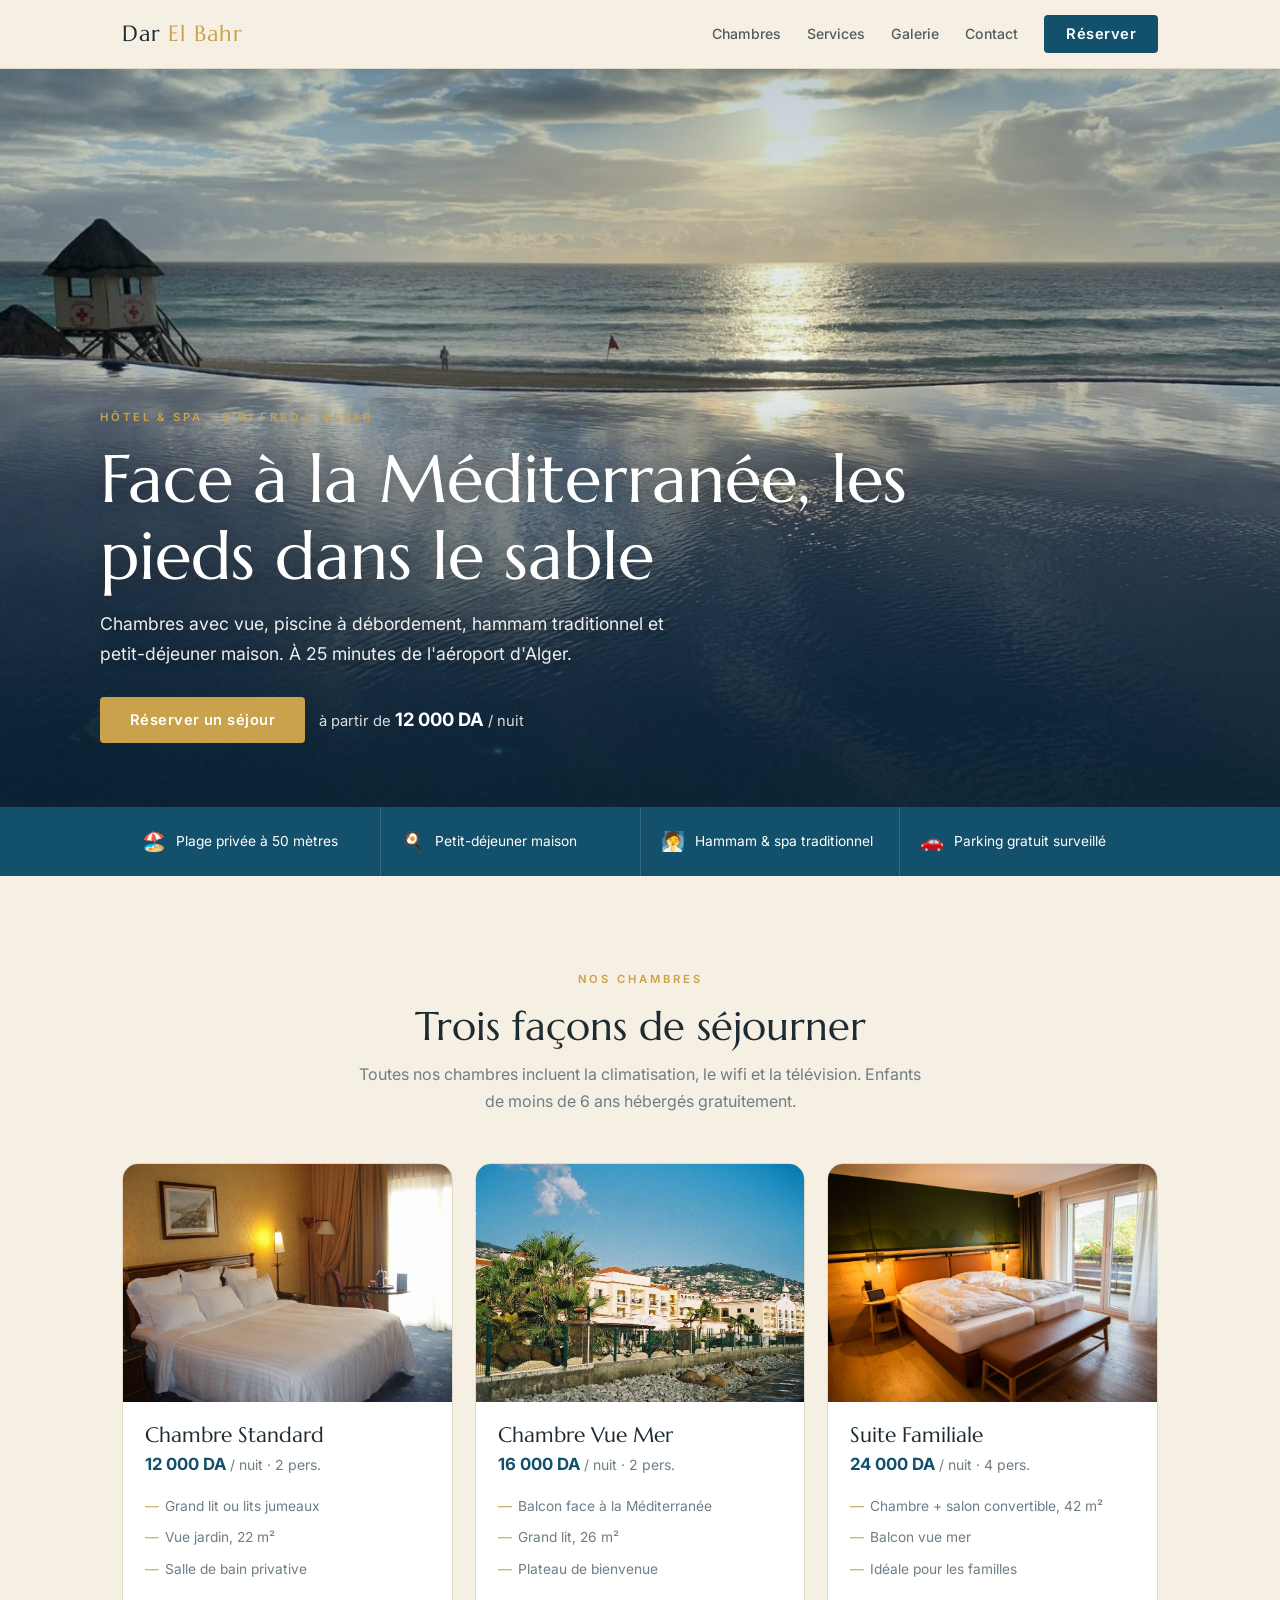
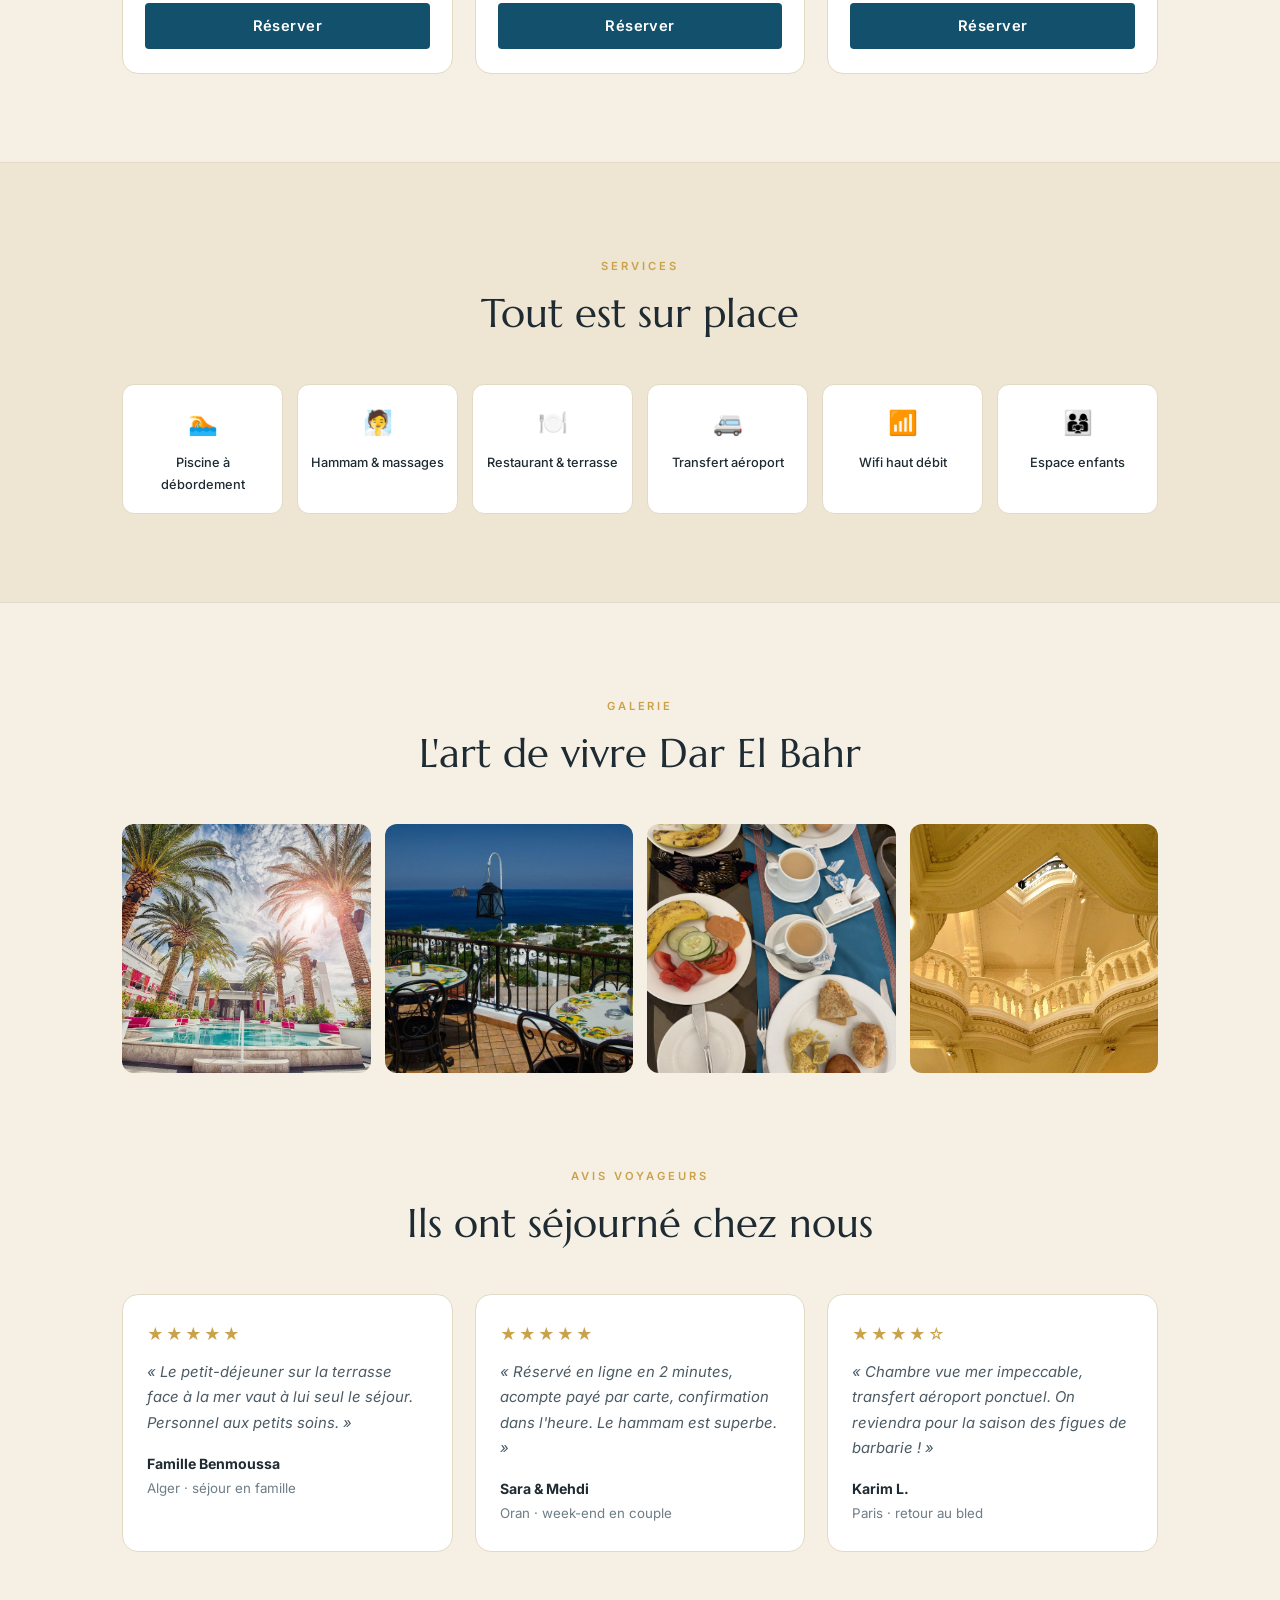
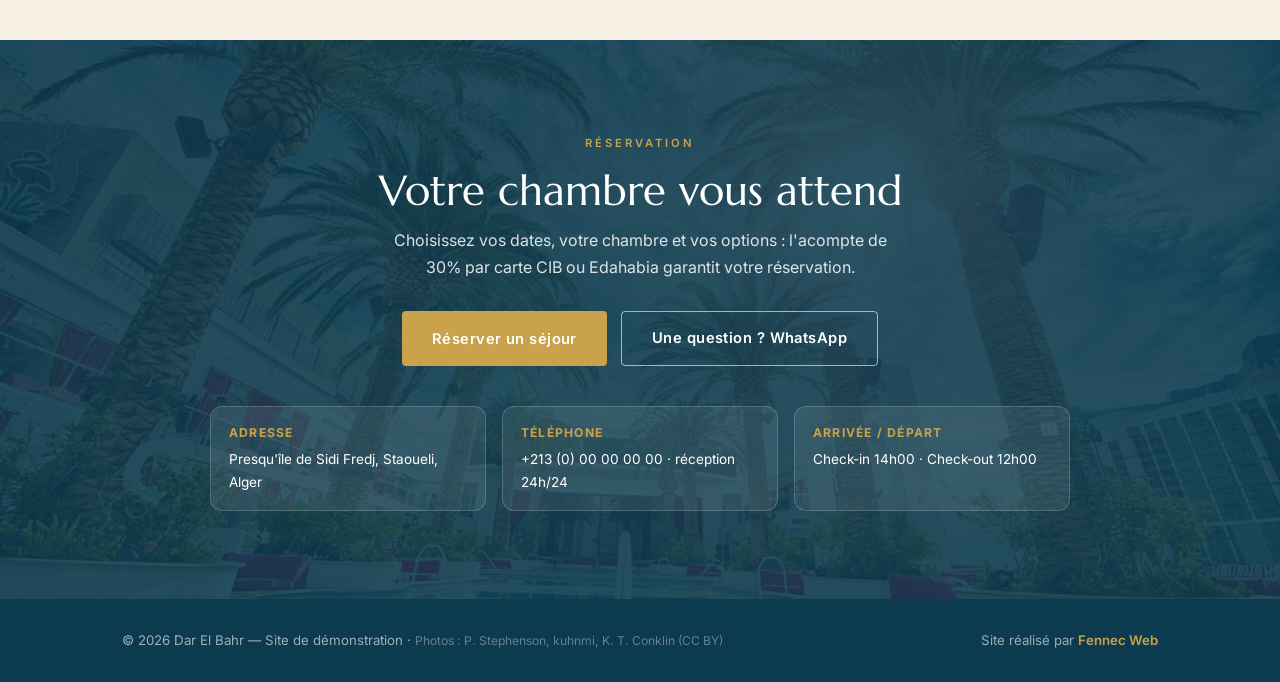
<file: demo-hotel/index.html>
<!DOCTYPE html>
<html lang="fr">
<head>
<meta charset="UTF-8">
<meta name="viewport" content="width=device-width, initial-scale=1.0">
<title>Dar El Bahr — Hôtel & Spa, Sidi Fredj</title>
<meta name="description" content="Dar El Bahr, hôtel et spa face à la Méditerranée à Sidi Fredj. Chambres vue mer, piscine, hammam, petit-déjeuner maison. Réservation en ligne avec acompte.">
<link rel="preconnect" href="https://fonts.googleapis.com">
<link rel="preconnect" href="https://fonts.gstatic.com" crossorigin>
<link href="https://fonts.googleapis.com/css2?family=Marcellus&family=Inter:wght@400;500;600;700&display=swap" rel="stylesheet">
<style>
  :root{
    --sea:#12506B;
    --sea-deep:#0C3A4E;
    --sand:#F6F0E4;
    --sand-2:#EEE5D2;
    --gold:#C9A24B;
    --ink:#1E2B32;
    --muted:#6E7D86;
    --line:#E2D9C6;
    --radius:16px;
  }
  *{margin:0;padding:0;box-sizing:border-box}
  html{scroll-behavior:smooth}
  body{font-family:'Inter',system-ui,sans-serif;background:var(--sand);color:var(--ink);line-height:1.7;font-size:16px}
  h1,h2,h3{font-family:'Marcellus',Georgia,serif;line-height:1.15;font-weight:400}
  .wrap{max-width:1080px;margin:0 auto;padding:0 22px}
  .eyebrow{display:inline-block;letter-spacing:.26em;text-transform:uppercase;font-size:.7rem;font-weight:600;color:var(--gold);margin-bottom:14px}
  .btn{display:inline-block;background:var(--sea);color:#fff;text-decoration:none;padding:14px 30px;border-radius:4px;font-weight:600;font-size:.92rem;letter-spacing:.03em;transition:background .2s;cursor:pointer;border:none;font-family:inherit}
  .btn:hover{background:var(--sea-deep)}
  .btn.gold{background:var(--gold)}
  .btn.ghost{background:transparent;color:#fff;border:1.5px solid rgba(255,255,255,.6)}

  nav{position:sticky;top:0;z-index:50;background:rgba(246,240,228,.94);backdrop-filter:blur(8px);border-bottom:1px solid var(--line)}
  .nav-in{display:flex;align-items:center;justify-content:space-between;height:68px}
  .logo{font-family:'Marcellus',serif;font-size:1.35rem;letter-spacing:.04em}
  .logo span{color:var(--gold)}
  .nav-links{display:flex;gap:26px;align-items:center;font-size:.88rem;font-weight:500}
  .nav-links a:not(.btn){color:var(--ink);text-decoration:none;opacity:.75}
  .nav-links a:hover{opacity:1}
  .nav-links .btn{padding:10px 22px}

  header{position:relative;min-height:82vh;display:flex;align-items:flex-end;color:#fff;background:url('img/hero.jpg') center/cover no-repeat}
  header::before{content:"";position:absolute;inset:0;background:linear-gradient(180deg,rgba(12,58,78,.25) 0%,rgba(12,58,78,.05) 40%,rgba(10,35,48,.82) 100%)}
  .hero{position:relative;padding:0 0 64px;width:100%}
  .hero h1{font-size:clamp(2.4rem,5.8vw,4.2rem);max-width:18ch;margin-bottom:14px;text-shadow:0 2px 24px rgba(0,0,0,.35)}
  .hero p.lead{font-size:1.1rem;color:rgba(255,255,255,.92);max-width:52ch;margin-bottom:28px;text-shadow:0 1px 12px rgba(0,0,0,.35)}
  .hero-cta{display:flex;gap:14px;flex-wrap:wrap;align-items:center}
  .hero .from{font-size:.92rem;color:rgba(255,255,255,.85)}
  .hero .from b{font-size:1.15rem;color:#fff}

  .facts{background:var(--sea);color:#fff}
  .facts .wrap{display:flex;flex-wrap:wrap}
  .facts .f{flex:1;min-width:180px;padding:18px 20px;font-size:.86rem;display:flex;gap:10px;align-items:center;border-left:1px solid rgba(255,255,255,.15)}
  .facts .f:first-child{border-left:none}
  .facts .ico{font-size:1.2rem}

  section{padding:88px 0}
  .sec-head{text-align:center;max-width:58ch;margin:0 auto 48px}
  .sec-head h2{font-size:clamp(1.8rem,3.6vw,2.5rem);margin-bottom:12px}
  .sec-head p{color:var(--muted)}

  .rooms{display:grid;grid-template-columns:repeat(3,1fr);gap:22px}
  .room{background:#fff;border:1px solid var(--line);border-radius:var(--radius);overflow:hidden;display:flex;flex-direction:column}
  .room .im{aspect-ratio:4/2.9;overflow:hidden}
  .room .im img{width:100%;height:100%;object-fit:cover;display:block}
  .room .bd{padding:22px 22px 24px;display:flex;flex-direction:column;flex:1}
  .room h3{font-size:1.3rem;margin-bottom:2px}
  .room .px{color:var(--sea);font-weight:700;font-size:1.05rem;margin-bottom:12px}
  .room .px small{color:var(--muted);font-weight:400}
  .room ul{list-style:none;font-size:.86rem;color:var(--muted);margin-bottom:18px;flex:1}
  .room li{padding:4px 0 4px 20px;position:relative}
  .room li::before{content:"—";position:absolute;left:0;color:var(--gold)}
  .room .btn{text-align:center}

  .svcs{background:var(--sand-2);border-top:1px solid var(--line);border-bottom:1px solid var(--line)}
  .svc-grid{display:grid;grid-template-columns:repeat(6,1fr);gap:14px}
  .svc{background:#fff;border:1px solid var(--line);border-radius:12px;padding:18px 12px;text-align:center;font-size:.8rem;font-weight:500}
  .svc .ico{font-size:1.5rem;display:block;margin-bottom:8px}

  .gal{display:grid;grid-template-columns:repeat(4,1fr);gap:14px}
  .gal .ph{aspect-ratio:1;border-radius:12px;overflow:hidden;position:relative}
  .gal .ph img{position:absolute;inset:0;width:100%;height:100%;object-fit:cover}

  .rev-grid{display:grid;grid-template-columns:repeat(3,1fr);gap:22px}
  .rcard{background:#fff;border-radius:var(--radius);padding:26px 24px;border:1px solid var(--line)}
  .rcard .stars{color:var(--gold);letter-spacing:2px;margin-bottom:12px}
  .rcard p{font-size:.93rem;color:#4c5a63;margin-bottom:14px;font-style:italic}
  .rcard b{font-size:.88rem}
  .rcard small{color:var(--muted);display:block}

  .cta-sec{background:linear-gradient(rgba(12,58,78,.88),rgba(12,58,78,.88)),url('img/g2-piscine.jpg') center/cover no-repeat;color:#fff;text-align:center}
  .cta-sec h2{font-size:clamp(1.8rem,4vw,2.6rem);margin-bottom:12px}
  .cta-sec p{color:rgba(255,255,255,.85);max-width:52ch;margin:0 auto 30px}
  .cta-row{display:flex;gap:14px;justify-content:center;flex-wrap:wrap}
  .info-strip{display:grid;grid-template-columns:repeat(3,1fr);gap:16px;text-align:left;max-width:860px;margin:40px auto 0}
  .info-strip div{background:rgba(255,255,255,.08);border:1px solid rgba(255,255,255,.18);border-radius:12px;padding:16px 18px;font-size:.85rem}
  .info-strip b{display:block;color:var(--gold);font-size:.76rem;text-transform:uppercase;letter-spacing:.1em;margin-bottom:4px}

  footer{background:var(--sea-deep);color:rgba(255,255,255,.6);padding:30px 0;font-size:.83rem}
  .foot{display:flex;justify-content:space-between;gap:16px;flex-wrap:wrap;align-items:center}
  .foot a{color:var(--gold);text-decoration:none;font-weight:600}

  @media(max-width:900px){.svc-grid{grid-template-columns:repeat(3,1fr)}}
  @media(max-width:840px){
    .nav-links a:not(.btn){display:none}
    header{min-height:70vh}
    .rooms,.rev-grid{grid-template-columns:1fr}
    .gal{grid-template-columns:repeat(2,1fr)}
    .info-strip{grid-template-columns:1fr}
    section{padding:64px 0}
    .facts .f{border-left:none;border-top:1px solid rgba(255,255,255,.15);min-width:46%}
  }

  /* ===== RESERVATION ===== */
  .bk-overlay{position:fixed;inset:0;background:rgba(10,30,40,.6);display:none;align-items:flex-end;justify-content:center;z-index:100}
  .bk-overlay.open{display:flex}
  .bk{background:#fff;width:100%;max-width:560px;max-height:93vh;overflow-y:auto;border-radius:20px 20px 0 0;padding:26px 24px 30px;position:relative}
  @media(min-width:600px){.bk-overlay{align-items:center;padding:20px}.bk{border-radius:20px}}
  .bk-close{position:absolute;top:14px;right:16px;background:none;border:none;font-size:1.4rem;cursor:pointer;color:var(--muted)}
  .bk h3{font-size:1.5rem;margin-bottom:2px}
  .bk .sub{font-size:.85rem;color:var(--muted);margin-bottom:18px}
  .bk-step{display:none}
  .bk-step.on{display:block}
  .bk .row2{display:grid;grid-template-columns:1fr 1fr;gap:12px}
  .bk .fld{margin-bottom:14px}
  .bk .fld label{display:block;font-size:.8rem;font-weight:600;margin-bottom:6px}
  .bk .fld input,.bk .fld select{width:100%;padding:12px 13px;border:1.5px solid var(--line);border-radius:10px;font-size:.95rem;font-family:inherit;background:var(--sand);color:var(--ink)}
  .bk .fld input:focus,.bk .fld select:focus{outline:none;border-color:var(--sea)}
  .bk .nights{background:var(--sand-2);border-radius:10px;padding:10px 14px;font-size:.88rem;margin-bottom:14px;display:none}
  .bk .nights b{color:var(--sea)}
  .bk .up{display:flex;gap:12px;align-items:flex-start;border:1.5px solid var(--line);border-radius:12px;padding:13px 14px;margin-bottom:10px;cursor:pointer;font-size:.9rem}
  .bk .up input{margin-top:4px;accent-color:var(--sea)}
  .bk .up small{display:block;color:var(--muted);font-size:.8rem}
  .bk .up .pz{margin-left:auto;font-weight:700;color:var(--sea);white-space:nowrap;font-size:.85rem}
  .bk .total{background:var(--sea);color:#fff;border-radius:12px;padding:14px 18px;margin:14px 0;font-size:.9rem}
  .bk .total .tl{display:flex;justify-content:space-between;padding:2px 0}
  .bk .total .tl.big{font-size:1.08rem;font-weight:700;border-top:1px solid rgba(255,255,255,.3);margin-top:6px;padding-top:8px}
  .bk .total .tl.acpt{color:#FFD98A}
  .bk .brow{display:flex;gap:10px;margin-top:16px}
  .bk .bbtn{flex:1;padding:14px;border:none;border-radius:10px;font-weight:700;font-size:.95rem;cursor:pointer;font-family:inherit}
  .bk .bbtn.pri{background:var(--sea);color:#fff}
  .bk .bbtn.sec{background:#fff;border:1.5px solid var(--line);color:var(--ink)}
  .bk .err{color:#b3382c;font-size:.8rem;margin-top:8px;display:none}
  .bk .radio{display:block;border:1.5px solid var(--line);border-radius:12px;padding:13px 14px;margin-bottom:10px;cursor:pointer;font-size:.9rem}
  .bk .radio input{margin-right:9px;accent-color:var(--sea)}
  .bk .radio.sel{border-color:var(--sea);box-shadow:0 0 0 1px var(--sea)}
  .bk .radio small{display:block;color:var(--muted);font-size:.8rem;margin-top:2px}
  .bk .pay{border:1.5px dashed var(--sea);border-radius:14px;padding:18px;text-align:center;margin:6px 0}
  .bk .pay .amt{font-family:'Marcellus',serif;font-size:2rem;margin:6px 0}
  .bk .pay .c{font-size:.8rem;color:var(--muted)}
  .bk .demo{display:inline-block;background:#f5c518;color:#3a2e00;font-size:.68rem;font-weight:800;letter-spacing:.1em;padding:3px 10px;border-radius:999px;margin-bottom:8px}
  .bk .done{text-align:center;padding:8px 0}
  .bk .done .ok{width:64px;height:64px;border-radius:50%;background:#d9f2e1;color:#1a7a44;display:inline-flex;align-items:center;justify-content:center;font-size:1.9rem;margin-bottom:12px}
  .bk .recap{text-align:left;background:var(--sand);border:1.5px solid var(--line);border-radius:12px;padding:14px 16px;font-size:.87rem;margin:14px 0;line-height:1.8}
  .bk .wa{display:flex;align-items:center;justify-content:center;gap:9px;width:100%;background:#1faa54;color:#fff;text-decoration:none;padding:15px;border-radius:10px;font-weight:700;font-size:.95rem;margin-bottom:10px}
  .bk .mail{font-size:.8rem;color:var(--muted)}
</style>
</head>
<body>

<nav>
  <div class="wrap nav-in">
    <div class="logo">Dar <span>El Bahr</span></div>
    <div class="nav-links">
      <a href="#chambres">Chambres</a>
      <a href="#services">Services</a>
      <a href="#galerie">Galerie</a>
      <a href="#contact">Contact</a>
      <button class="btn bk-open">Réserver</button>
    </div>
  </div>
</nav>

<header>
  <div class="wrap hero">
    <span class="eyebrow">Hôtel & Spa · Sidi Fredj, Alger</span>
    <h1>Face à la Méditerranée, les pieds dans le sable</h1>
    <p class="lead">Chambres avec vue, piscine à débordement, hammam traditionnel et petit-déjeuner maison. À 25 minutes de l'aéroport d'Alger.</p>
    <div class="hero-cta">
      <button class="btn gold bk-open">Réserver un séjour</button>
      <span class="from">à partir de <b>12 000 DA</b> / nuit</span>
    </div>
  </div>
</header>

<div class="facts">
  <div class="wrap" style="display:flex;flex-wrap:wrap;padding:0 22px">
    <div class="f"><span class="ico">🏖️</span> Plage privée à 50 mètres</div>
    <div class="f"><span class="ico">🍳</span> Petit-déjeuner maison</div>
    <div class="f"><span class="ico">🧖</span> Hammam & spa traditionnel</div>
    <div class="f"><span class="ico">🚗</span> Parking gratuit surveillé</div>
  </div>
</div>

<section id="chambres">
  <div class="wrap">
    <div class="sec-head">
      <span class="eyebrow">Nos chambres</span>
      <h2>Trois façons de séjourner</h2>
      <p>Toutes nos chambres incluent la climatisation, le wifi et la télévision. Enfants de moins de 6 ans hébergés gratuitement.</p>
    </div>
    <div class="rooms">
      <div class="room">
        <div class="im"><img src="img/ch-standard.jpg" alt="Chambre Standard" loading="lazy"></div>
        <div class="bd">
          <h3>Chambre Standard</h3>
          <div class="px">12 000 DA <small>/ nuit · 2 pers.</small></div>
          <ul>
            <li>Grand lit ou lits jumeaux</li>
            <li>Vue jardin, 22 m²</li>
            <li>Salle de bain privative</li>
          </ul>
          <button class="btn bk-open" data-room="standard">Réserver</button>
        </div>
      </div>
      <div class="room">
        <div class="im"><img src="img/ch-vuemer.jpg" alt="Chambre Vue Mer" loading="lazy"></div>
        <div class="bd">
          <h3>Chambre Vue Mer</h3>
          <div class="px">16 000 DA <small>/ nuit · 2 pers.</small></div>
          <ul>
            <li>Balcon face à la Méditerranée</li>
            <li>Grand lit, 26 m²</li>
            <li>Plateau de bienvenue</li>
          </ul>
          <button class="btn bk-open" data-room="vuemer">Réserver</button>
        </div>
      </div>
      <div class="room">
        <div class="im"><img src="img/ch-suite.jpg" alt="Suite Familiale" loading="lazy"></div>
        <div class="bd">
          <h3>Suite Familiale</h3>
          <div class="px">24 000 DA <small>/ nuit · 4 pers.</small></div>
          <ul>
            <li>Chambre + salon convertible, 42 m²</li>
            <li>Balcon vue mer</li>
            <li>Idéale pour les familles</li>
          </ul>
          <button class="btn bk-open" data-room="suite">Réserver</button>
        </div>
      </div>
    </div>
  </div>
</section>

<section class="svcs" id="services">
  <div class="wrap">
    <div class="sec-head">
      <span class="eyebrow">Services</span>
      <h2>Tout est sur place</h2>
    </div>
    <div class="svc-grid">
      <div class="svc"><span class="ico">🏊</span>Piscine à débordement</div>
      <div class="svc"><span class="ico">🧖</span>Hammam & massages</div>
      <div class="svc"><span class="ico">🍽️</span>Restaurant & terrasse</div>
      <div class="svc"><span class="ico">🚐</span>Transfert aéroport</div>
      <div class="svc"><span class="ico">📶</span>Wifi haut débit</div>
      <div class="svc"><span class="ico">👨‍👩‍👧</span>Espace enfants</div>
    </div>
  </div>
</section>

<section id="galerie">
  <div class="wrap">
    <div class="sec-head">
      <span class="eyebrow">Galerie</span>
      <h2>L'art de vivre Dar El Bahr</h2>
    </div>
    <div class="gal">
      <div class="ph"><img src="img/g2-piscine.jpg" alt="" loading="lazy"></div>
      <div class="ph"><img src="img/g3-terrasse.jpg" alt="" loading="lazy"></div>
      <div class="ph"><img src="img/g1-petitdej.jpg" alt="" loading="lazy"></div>
      <div class="ph"><img src="img/g4-patio.jpg" alt="" loading="lazy"></div>
    </div>
  </div>
</section>

<section style="padding-top:0">
  <div class="wrap">
    <div class="sec-head">
      <span class="eyebrow">Avis voyageurs</span>
      <h2>Ils ont séjourné chez nous</h2>
    </div>
    <div class="rev-grid">
      <div class="rcard">
        <div class="stars">★★★★★</div>
        <p>« Le petit-déjeuner sur la terrasse face à la mer vaut à lui seul le séjour. Personnel aux petits soins. »</p>
        <b>Famille Benmoussa</b><small>Alger · séjour en famille</small>
      </div>
      <div class="rcard">
        <div class="stars">★★★★★</div>
        <p>« Réservé en ligne en 2 minutes, acompte payé par carte, confirmation dans l'heure. Le hammam est superbe. »</p>
        <b>Sara & Mehdi</b><small>Oran · week-end en couple</small>
      </div>
      <div class="rcard">
        <div class="stars">★★★★☆</div>
        <p>« Chambre vue mer impeccable, transfert aéroport ponctuel. On reviendra pour la saison des figues de barbarie ! »</p>
        <b>Karim L.</b><small>Paris · retour au bled</small>
      </div>
    </div>
  </div>
</section>

<section class="cta-sec" id="contact">
  <div class="wrap">
    <span class="eyebrow">Réservation</span>
    <h2>Votre chambre vous attend</h2>
    <p>Choisissez vos dates, votre chambre et vos options : l'acompte de 30% par carte CIB ou Edahabia garantit votre réservation.</p>
    <div class="cta-row">
      <button class="btn gold bk-open">Réserver un séjour</button>
      <a class="btn ghost" href="https://wa.me/213540462143?text=Bonjour%2C%20j%27ai%20une%20question%20sur%20l%27h%C3%B4tel" target="_blank" rel="noopener">Une question ? WhatsApp</a>
    </div>
    <div class="info-strip">
      <div><b>Adresse</b>Presqu'île de Sidi Fredj, Staoueli, Alger</div>
      <div><b>Téléphone</b>+213 (0) 00 00 00 00 · réception 24h/24</div>
      <div><b>Arrivée / Départ</b>Check-in 14h00 · Check-out 12h00</div>
    </div>
  </div>
</section>

<footer>
  <div class="wrap foot">
    <div>© 2026 Dar El Bahr — Site de démonstration · <span style="opacity:.6;font-size:.76rem">Photos : P. Stephenson, kuhnmi, K. T. Conklin (CC BY)</span></div>
    <div>Site réalisé par <a href="https://www.instagram.com/fennec.web" target="_blank" rel="noopener">Fennec Web</a></div>
  </div>
</footer>

<!-- ===== RESERVATION ===== -->
<div class="bk-overlay" id="bko">
<div class="bk">
<button class="bk-close" onclick="bkClose()">✕</button>

<div class="bk-step on" id="bks1">
<h3>Réserver un séjour</h3>
<div class="sub">Étape 1/4 — Vos dates et votre chambre</div>
<div class="row2">
  <div class="fld"><label>Arrivée *</label><input type="date" id="bk-in"></div>
  <div class="fld"><label>Départ *</label><input type="date" id="bk-out"></div>
</div>
<div class="nights" id="bk-nights"></div>
<div class="fld"><label>Chambre</label>
  <select id="bk-room">
    <option value="standard|Chambre Standard|12000">Chambre Standard — 12 000 DA/nuit</option>
    <option value="vuemer|Chambre Vue Mer|16000">Chambre Vue Mer — 16 000 DA/nuit</option>
    <option value="suite|Suite Familiale|24000">Suite Familiale — 24 000 DA/nuit</option>
  </select>
</div>
<div class="row2">
  <div class="fld"><label>Adultes</label><select id="bk-ad"><option>1</option><option selected>2</option><option>3</option><option>4</option></select></div>
  <div class="fld"><label>Enfants</label><select id="bk-en"><option selected>0</option><option>1</option><option>2</option><option>3</option></select></div>
</div>
<div class="err" id="bk-err1">Choisissez une date d'arrivée et une date de départ postérieure.</div>
<div class="brow"><button class="bbtn pri" onclick="bkVal1()">Continuer</button></div>
</div>

<div class="bk-step" id="bks2">
<h3>Vos options</h3>
<div class="sub">Étape 2/4 — Personnalisez votre séjour</div>
<label class="up"><input type="checkbox" id="up-pdj" onchange="bkTotal()"><span><b>Petit-déjeuner</b><small>Buffet maison servi en terrasse, par adulte et par nuit</small></span><span class="pz">+1 200 DA</span></label>
<label class="up"><input type="checkbox" id="up-trf" onchange="bkTotal()"><span><b>Transfert aéroport aller-retour</b><small>Chauffeur à l'arrivée, retour à l'heure de votre vol</small></span><span class="pz">+2 500 DA</span></label>
<label class="up"><input type="checkbox" id="up-spa" onchange="bkTotal()"><span><b>Accès hammam & spa</b><small>Une séance par séjour, serviettes fournies</small></span><span class="pz">+3 000 DA</span></label>
<label class="up"><input type="checkbox" id="up-tard" onchange="bkTotal()"><span><b>Départ tardif 16h</b><small>Selon disponibilité, confirmé la veille</small></span><span class="pz">+3 000 DA</span></label>
<label class="up"><input type="checkbox" id="up-bebe" onchange="bkTotal()"><span><b>Lit bébé</b><small>Sur demande</small></span><span class="pz">Gratuit</span></label>
<div class="total" id="bk-total"></div>
<div class="brow"><button class="bbtn sec" onclick="bkGo(1)">Retour</button><button class="bbtn pri" onclick="bkGo(3)">Continuer</button></div>
</div>

<div class="bk-step" id="bks3">
<h3>Vos coordonnées</h3>
<div class="sub">Étape 3/4 — Pour confirmer votre réservation</div>
<div class="fld"><label>Nom complet *</label><input type="text" id="bk-nom" placeholder="Ex : Famille Benali"></div>
<div class="fld"><label>Téléphone *</label><input type="tel" id="bk-tel" placeholder="05 XX XX XX XX"></div>
<div class="fld"><label>Email</label><input type="email" id="bk-email" placeholder="pour recevoir la confirmation écrite"></div>
<div class="err" id="bk-err3">Merci de remplir le nom et le téléphone.</div>
<div class="brow"><button class="bbtn sec" onclick="bkGo(2)">Retour</button><button class="bbtn pri" onclick="bkVal3()">Continuer</button></div>
</div>

<div class="bk-step" id="bks4">
<h3>Garantir la réservation</h3>
<div class="sub">Étape 4/4 — L'acompte de 30% bloque votre chambre</div>
<label class="radio sel"><input type="radio" name="bkpay" value="acompte" checked>💳 Payer l'acompte de 30% en ligne<span id="bk-acpt-inline"></span><small>Carte CIB / Edahabia · réservation garantie · solde à l'arrivée</small></label>
<label class="radio"><input type="radio" name="bkpay" value="arrivee">🏨 Payer à l'arrivée<small>Sous réserve de confirmation par l'hôtel selon les disponibilités</small></label>
<div class="brow"><button class="bbtn sec" onclick="bkGo(3)">Retour</button><button class="bbtn pri" onclick="bkPayChoice()">Continuer</button></div>
</div>

<div class="bk-step" id="bkspay">
<h3>Acompte en ligne</h3>
<div class="sub">Redirection vers la page de paiement sécurisée</div>
<div class="pay">
<span class="demo">DÉMO</span>
<div class="c">Cartes acceptées : CIB · Edahabia</div>
<div class="amt" id="bk-payamt"></div>
<div class="c">30% du séjour · le solde se règle à l'arrivée</div>
</div>
<div class="brow"><button class="bbtn sec" onclick="bkGo(4)">Retour</button><button class="bbtn pri" onclick="bkDone(true)">Payer l'acompte (démo)</button></div>
</div>

<div class="bk-step" id="bksdone">
<div class="done">
<div class="ok">✓</div>
<h3>Demande de réservation envoyée !</h3>
<div class="recap" id="bk-recap"></div>
<a class="wa" id="bk-walink" target="_blank" rel="noopener">💬 Confirmer sur WhatsApp</a>
<div class="mail">📧 Une copie part par email à la réception (démo — l'email de l'hôtel sera branché ici)</div>
</div>
</div>

</div></div>

<script>
(function(){
var S = {};
var PRICES = {pdj:1200, trf:2500, spa:3000, tard:3000};
function fmt(n){return n.toLocaleString('fr-FR').replace(/ | /g,' ') + ' DA';}
window.bkGo = function(n){
  document.querySelectorAll('.bk-step').forEach(function(e){e.classList.remove('on');});
  var id = n==='pay' ? 'bkspay' : (n==='done' ? 'bksdone' : 'bks'+n);
  document.getElementById(id).classList.add('on');
  if(n===2) bkTotal();
};
window.bkClose = function(){document.getElementById('bko').classList.remove('open');};
document.querySelectorAll('.bk-open').forEach(function(b){
  b.addEventListener('click', function(e){
    e.preventDefault();
    document.getElementById('bko').classList.add('open');
    if(b.dataset.room){
      var sel = document.getElementById('bk-room');
      for(var i=0;i<sel.options.length;i++){ if(sel.options[i].value.indexOf(b.dataset.room)===0) sel.selectedIndex=i; }
    }
    bkGo(1); nights();
  });
});
var din = document.getElementById('bk-in'), dout = document.getElementById('bk-out');
var today = new Date().toISOString().split('T')[0];
din.min = today;
function nights(){
  if(!din.value){ return 0; }
  var minOut = new Date(din.value); minOut.setDate(minOut.getDate()+1);
  dout.min = minOut.toISOString().split('T')[0];
  if(!dout.value || dout.value <= din.value){ document.getElementById('bk-nights').style.display='none'; return 0; }
  var n = Math.round((new Date(dout.value) - new Date(din.value)) / 86400000);
  var el = document.getElementById('bk-nights');
  el.style.display = 'block';
  el.innerHTML = 'Séjour de <b>' + n + ' nuit' + (n>1?'s':'') + '</b>, du ' + din.value.split('-').reverse().join('/') + ' au ' + dout.value.split('-').reverse().join('/');
  return n;
}
din.addEventListener('change', nights);
dout.addEventListener('change', nights);
window.bkVal1 = function(){
  var n = nights();
  if(!n){ document.getElementById('bk-err1').style.display='block'; return; }
  document.getElementById('bk-err1').style.display='none';
  S.nuits = n;
  var r = document.getElementById('bk-room').value.split('|');
  S.roomName = r[1]; S.roomPrice = parseInt(r[2]);
  S.ad = parseInt(document.getElementById('bk-ad').value);
  S.en = parseInt(document.getElementById('bk-en').value);
  S.din = din.value.split('-').reverse().join('/');
  S.dout = dout.value.split('-').reverse().join('/');
  bkGo(2);
};
window.bkTotal = function(){
  if(!S.nuits) return;
  var lines = [];
  var base = S.roomPrice * S.nuits;
  lines.push(['Chambre (' + S.nuits + ' nuit' + (S.nuits>1?'s':'') + ' × ' + fmt(S.roomPrice) + ')', base]);
  var total = base;
  S.opts = [];
  if(document.getElementById('up-pdj').checked){ var v = PRICES.pdj * S.ad * S.nuits; total += v; lines.push(['Petit-déjeuner (' + S.ad + ' ad. × ' + S.nuits + ' nuits)', v]); S.opts.push('Petit-dejeuner'); }
  if(document.getElementById('up-trf').checked){ total += PRICES.trf; lines.push(['Transfert aéroport A/R', PRICES.trf]); S.opts.push('Transfert aeroport'); }
  if(document.getElementById('up-spa').checked){ total += PRICES.spa; lines.push(['Hammam & spa', PRICES.spa]); S.opts.push('Hammam-spa'); }
  if(document.getElementById('up-tard').checked){ total += PRICES.tard; lines.push(['Départ tardif 16h', PRICES.tard]); S.opts.push('Depart tardif'); }
  if(document.getElementById('up-bebe').checked){ lines.push(['Lit bébé', 0]); S.opts.push('Lit bebe'); }
  S.total = total;
  S.acompte = Math.round(total * 0.3 / 100) * 100;
  var html = '';
  lines.forEach(function(l){ html += '<div class="tl"><span>' + l[0] + '</span><span>' + (l[1] ? fmt(l[1]) : 'Offert') + '</span></div>'; });
  html += '<div class="tl big"><span>Total séjour</span><span>' + fmt(total) + '</span></div>';
  html += '<div class="tl acpt"><span>Acompte 30% pour garantir</span><span>' + fmt(S.acompte) + '</span></div>';
  document.getElementById('bk-total').innerHTML = html;
  document.getElementById('bk-acpt-inline').textContent = ' — ' + fmt(S.acompte);
};
window.bkVal3 = function(){
  var n = document.getElementById('bk-nom').value.trim(), t = document.getElementById('bk-tel').value.trim();
  if(!n || t.length < 8){ document.getElementById('bk-err3').style.display='block'; return; }
  document.getElementById('bk-err3').style.display='none';
  S.nom = n; S.tel = t; S.email = document.getElementById('bk-email').value.trim();
  bkTotal(); bkGo(4);
};
document.addEventListener('change', function(e){
  if(e.target.matches('.radio input')){
    document.querySelectorAll('input[name=' + e.target.name + ']').forEach(function(r){ r.closest('.radio').classList.toggle('sel', r.checked); });
  }
});
window.bkPayChoice = function(){
  S.pay = document.querySelector('input[name=bkpay]:checked').value;
  if(S.pay === 'acompte'){ document.getElementById('bk-payamt').textContent = fmt(S.acompte); bkGo('pay'); }
  else { bkDone(false); }
};
window.bkDone = function(paid){
  S.ref = 'DEB-' + Math.floor(1000 + Math.random() * 9000);
  var st = paid ? 'Acompte ' + fmt(S.acompte) + ' payé (démo) — réservation garantie' : 'Paiement à l\'arrivée — sous réserve de confirmation';
  document.getElementById('bk-recap').innerHTML =
    '<b>Réf : ' + S.ref + '</b><br>' + S.roomName + ' · ' + S.din + ' → ' + S.dout + ' (' + S.nuits + ' nuits)<br>' +
    S.ad + ' adulte(s), ' + S.en + ' enfant(s)' + (S.opts.length ? '<br>Options : ' + S.opts.join(', ') : '') +
    '<br>Total : ' + fmt(S.total) + '<br>' + S.nom + ' · ' + S.tel + '<br>' + st;
  var msg = 'RESERVATION - Dar El Bahr%0aRef : ' + S.ref + '%0aChambre : ' + S.roomName + '%0aDates : ' + S.din + ' au ' + S.dout + ' (' + S.nuits + ' nuits)%0aPersonnes : ' + S.ad + ' adultes, ' + S.en + ' enfants' + (S.opts.length ? '%0aOptions : ' + S.opts.join(', ') : '') + '%0aTotal : ' + fmt(S.total) + '%0aNom : ' + S.nom + '%0aTel : ' + S.tel + '%0a' + st;
  document.getElementById('bk-walink').href = 'https://wa.me/213540462143?text=' + msg;
  bkGo('done');
};
})();
</script>
</body>
</html>
</file>
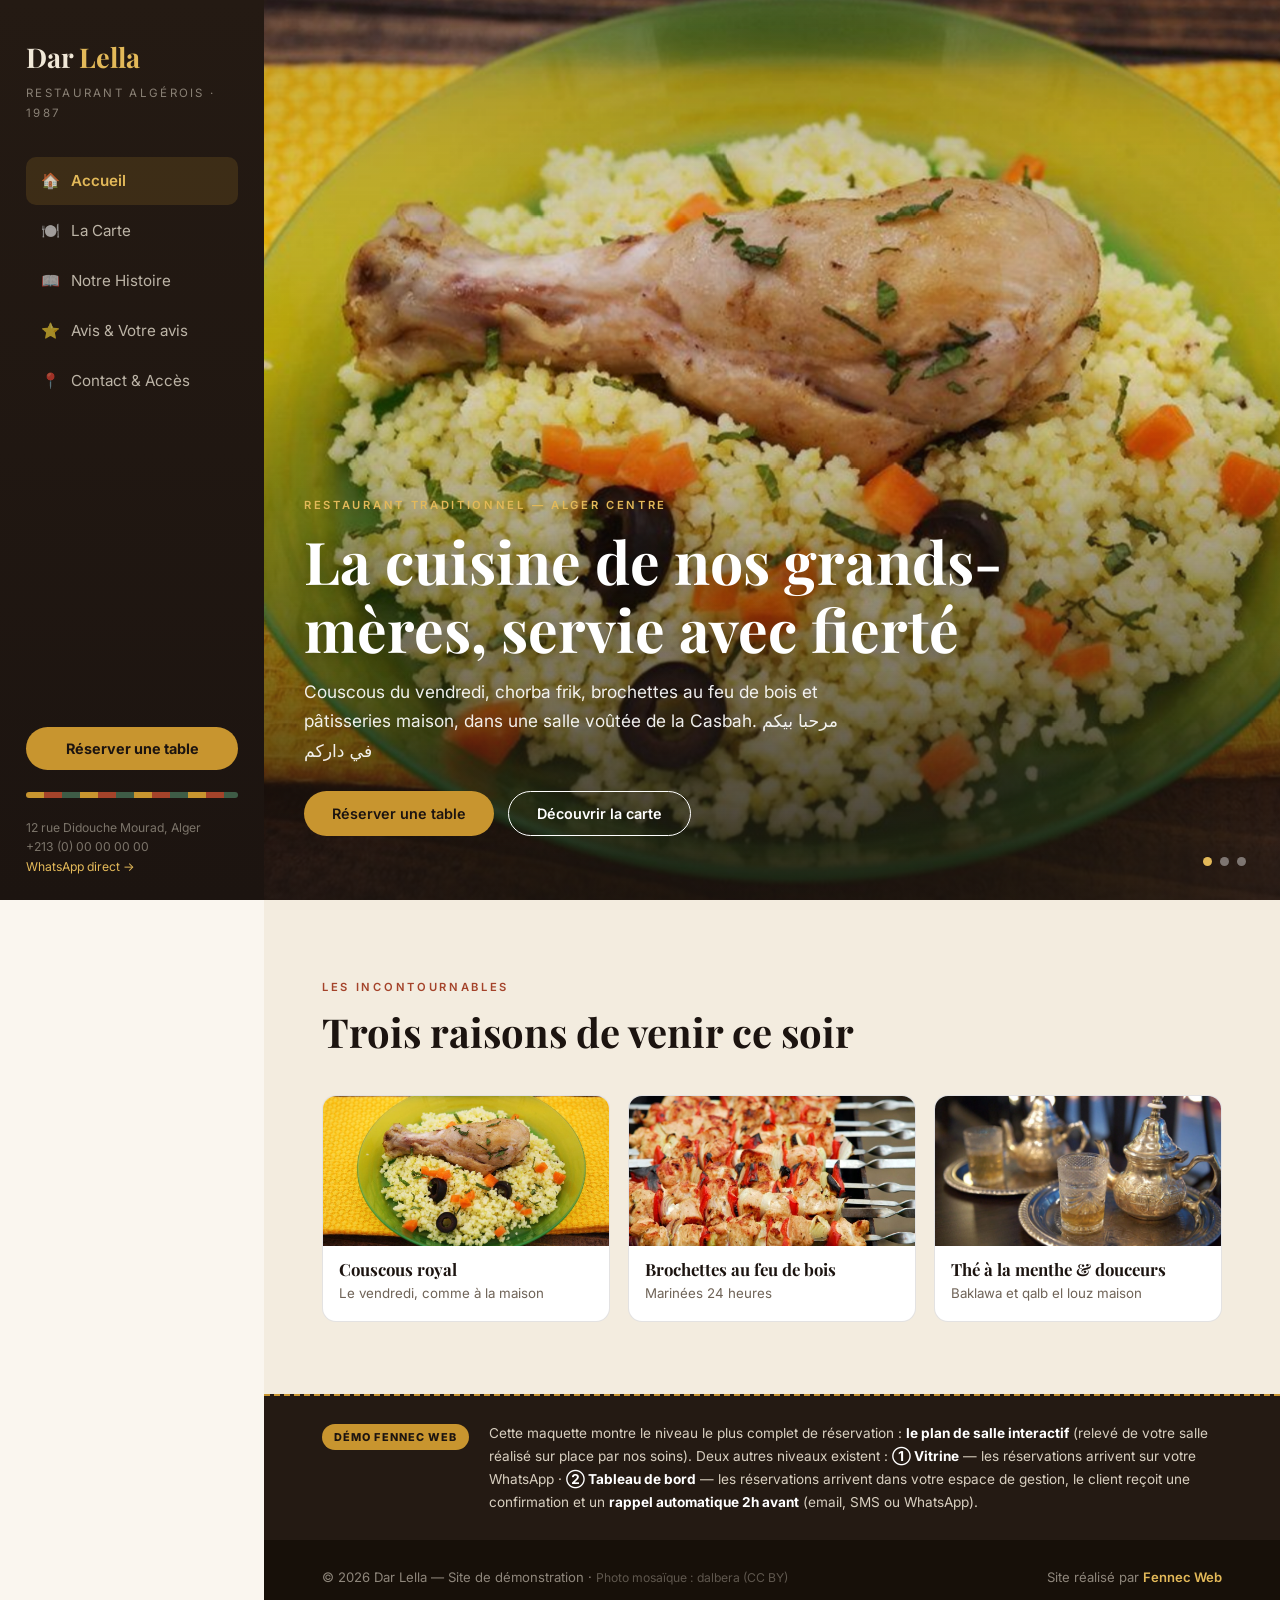
<file: demo-restaurant/index.html>
<!DOCTYPE html>
<html lang="fr">
<head>
<meta charset="UTF-8">
<meta name="viewport" content="width=device-width, initial-scale=1.0">
<title>Dar Lella — Restaurant traditionnel algérois</title>
<meta name="description" content="Dar Lella, restaurant traditionnel au cœur d'Alger. Couscous, chorba, brochettes, pâtisseries maison. Réservez votre table sur notre plan de salle interactif.">
<link rel="preconnect" href="https://fonts.googleapis.com">
<link rel="preconnect" href="https://fonts.gstatic.com" crossorigin>
<link href="https://fonts.googleapis.com/css2?family=Playfair+Display:ital,wght@0,500;0,600;0,700;1,500&family=Inter:wght@400;500;600&display=swap" rel="stylesheet">
<style>
  :root{
    --ink:#1c1410;
    --ink-2:#241a13;
    --paper:#faf6ef;
    --cream:#f3ecdf;
    --gold:#c8952f;
    --gold-l:#e3b959;
    --terra:#a4432a;
    --green:#3e5c46;
    --muted:#6f6357;
    --line:rgba(28,20,16,.12);
    --sbw:264px;
  }
  *{margin:0;padding:0;box-sizing:border-box}
  html{scroll-behavior:smooth}
  body{font-family:'Inter',system-ui,sans-serif;background:var(--paper);color:var(--ink);line-height:1.7;font-size:16px}
  h1,h2,h3,h4{font-family:'Playfair Display',serif;line-height:1.15}
  .eyebrow{display:inline-block;letter-spacing:.24em;text-transform:uppercase;font-size:.7rem;font-weight:600;color:var(--terra);margin-bottom:12px}
  .btn{display:inline-block;background:var(--terra);color:#fff;text-decoration:none;padding:13px 28px;border-radius:999px;font-weight:600;font-size:.9rem;border:none;cursor:pointer;font-family:inherit;transition:transform .15s}
  .btn:hover{transform:translateY(-1px)}
  .btn.gold{background:var(--gold);color:var(--ink)}
  .btn.ghost{background:transparent;color:inherit;border:1.5px solid currentColor}

  /* ===== SIDEBAR ===== */
  .sidebar{position:fixed;top:0;left:0;bottom:0;width:var(--sbw);background:linear-gradient(180deg,#241a13,#1c1410);color:#f0e8d8;display:flex;flex-direction:column;padding:34px 26px 24px;z-index:60}
  .sb-logo{font-family:'Playfair Display',serif;font-size:1.7rem;font-weight:700;margin-bottom:4px}
  .sb-logo span{color:var(--gold-l)}
  .sb-sub{font-size:.72rem;letter-spacing:.2em;text-transform:uppercase;color:rgba(240,232,216,.5);margin-bottom:34px}
  .sb-nav{display:flex;flex-direction:column;gap:2px;flex:1}
  .sb-nav a{color:rgba(240,232,216,.75);text-decoration:none;font-size:.95rem;padding:11px 14px;border-radius:10px;display:flex;align-items:center;gap:11px;transition:background .15s,color .15s}
  .sb-nav a .i{width:20px;text-align:center;opacity:.8}
  .sb-nav a:hover{background:rgba(240,232,216,.07);color:#fff}
  .sb-nav a.on{background:rgba(200,149,47,.16);color:var(--gold-l);font-weight:600}
  .sb-cta{margin-top:18px}
  .sb-cta .btn{width:100%;text-align:center;background:var(--gold);color:var(--ink);font-weight:700}
  .sb-foot{margin-top:20px;font-size:.76rem;color:rgba(240,232,216,.45);line-height:1.6}
  .sb-foot a{color:var(--gold-l);text-decoration:none}
  .zellige{height:6px;background:repeating-linear-gradient(90deg,var(--gold) 0 18px,var(--terra) 18px 36px,var(--green) 36px 54px);border-radius:3px;margin:22px 0 0}

  /* topbar mobile */
  .topbar{display:none;position:sticky;top:0;z-index:70;background:var(--ink);color:#f0e8d8;padding:14px 18px;align-items:center;justify-content:space-between}
  .topbar .tb-logo{font-family:'Playfair Display',serif;font-size:1.25rem;font-weight:700}
  .topbar .tb-logo span{color:var(--gold-l)}
  .burger{background:none;border:1.5px solid rgba(240,232,216,.4);color:#f0e8d8;border-radius:9px;padding:7px 13px;font-size:1rem;cursor:pointer}

  main{margin-left:var(--sbw);min-height:100vh}
  .view{display:none}
  .view.on{display:block}
  .wrap{max-width:960px;margin:0 auto;padding:0 30px}
  section{padding:72px 0}

  /* ===== HERO DIAPORAMA ===== */
  .hero{position:relative;height:100vh;min-height:560px;overflow:hidden;display:flex;align-items:flex-end;color:#fff}
  .slide{position:absolute;inset:0;background-size:cover;background-position:center;opacity:0;transition:opacity 1.8s ease}
  .slide.on{opacity:1;animation:kb 9s ease-out forwards}
  @keyframes kb{from{transform:scale(1)}to{transform:scale(1.09)}}
  .hero::after{content:"";position:absolute;inset:0;background:linear-gradient(180deg,rgba(28,20,16,.25),rgba(28,20,16,.05) 40%,rgba(28,20,16,.85));pointer-events:none}
  .hero-in{position:relative;z-index:2;width:100%;padding:0 40px 64px;max-width:900px}
  .hero .eyebrow{color:var(--gold-l)}
  .hero h1{font-size:clamp(2.3rem,4.6vw,4rem);margin-bottom:14px;text-shadow:0 2px 24px rgba(0,0,0,.4)}
  .hero p{font-size:1.08rem;color:rgba(255,255,255,.92);max-width:50ch;margin-bottom:26px}
  .hero-cta{display:flex;gap:14px;flex-wrap:wrap}
  .dots{position:absolute;right:34px;bottom:34px;z-index:3;display:flex;gap:8px}
  .dots i{width:9px;height:9px;border-radius:50%;background:rgba(255,255,255,.4);cursor:pointer}
  .dots i.on{background:var(--gold-l)}

  .spec{background:var(--cream)}
  .spec-grid{display:grid;grid-template-columns:repeat(3,1fr);gap:18px}
  .sp{background:#fff;border:1px solid var(--line);border-radius:14px;overflow:hidden;cursor:pointer;transition:transform .18s}
  .sp:hover{transform:translateY(-4px)}
  .sp img{width:100%;height:150px;object-fit:cover;display:block}
  .sp .b{padding:14px 16px}
  .sp h4{font-size:1.05rem}
  .sp small{color:var(--muted)}

  /* ===== CARTE ===== */
  .cat-tabs{display:flex;gap:10px;margin-bottom:34px;flex-wrap:wrap}
  .cat{border:1.5px solid var(--line);background:#fff;border-radius:999px;padding:9px 20px;font-size:.9rem;font-weight:600;cursor:pointer;color:var(--muted);font-family:inherit}
  .cat.on{background:var(--ink);color:var(--gold-l);border-color:var(--ink)}
  .dish{display:grid;grid-template-columns:1fr 1fr;gap:0;background:#fff;border:1px solid var(--line);border-radius:18px;overflow:hidden;margin-bottom:26px}
  .dish:nth-child(even of .dish){direction:rtl}
  .dish>*{direction:ltr}
  .dish .im{min-height:260px;background-size:cover;background-position:center}
  .dish .tx{padding:34px 34px;display:flex;flex-direction:column;justify-content:center}
  .dish h3{font-size:1.6rem;margin-bottom:8px}
  .dish .px{color:var(--terra);font-weight:700;font-size:1.1rem;margin-bottom:12px}
  .dish p{font-size:.94rem;color:var(--muted)}
  .dish .tag{display:inline-block;background:var(--cream);border-radius:999px;font-size:.72rem;font-weight:600;padding:3px 12px;margin-top:14px;color:var(--green);width:fit-content}
  .more{background:#fff;border:1px solid var(--line);border-radius:16px;padding:8px 26px;margin-top:6px}
  .more li{display:flex;justify-content:space-between;gap:14px;padding:13px 0;border-bottom:1px dashed var(--line);font-size:.94rem;list-style:none}
  .more li:last-child{border-bottom:none}
  .more li span:last-child{font-weight:600;color:var(--gold);white-space:nowrap}
  .cat-block{display:none}
  .cat-block.on{display:block}

  /* ===== HISTOIRE ===== */
  .story{display:grid;grid-template-columns:1.05fr .95fr;gap:44px;align-items:center;margin-bottom:56px}
  .story .im{border-radius:18px;overflow:hidden;aspect-ratio:4/3}
  .story .im img{width:100%;height:100%;object-fit:cover;display:block}
  .story p{margin-bottom:14px;color:#41372e}
  .gal{display:grid;grid-template-columns:repeat(4,1fr);gap:14px}
  .gal .ph{aspect-ratio:1;border-radius:12px;overflow:hidden}
  .gal .ph img{width:100%;height:100%;object-fit:cover;display:block}

  /* ===== AVIS ===== */
  .rev-grid{display:grid;grid-template-columns:repeat(2,1fr);gap:20px;margin-bottom:44px}
  .rcard{background:#fff;border-radius:16px;padding:24px;border:1px solid var(--line)}
  .rcard .stars{color:var(--gold);letter-spacing:2px;margin-bottom:10px}
  .rcard p{font-size:.93rem;color:#41372e;margin-bottom:12px}
  .rcard b{font-size:.86rem}
  .rcard small{color:var(--muted);display:block}
  .rcard .pending{display:inline-block;background:#fff4d6;color:#8a6400;font-size:.7rem;font-weight:700;border-radius:999px;padding:2px 10px;margin-bottom:8px}
  .fb{background:var(--ink);color:#f0e8d8;border-radius:18px;padding:34px 32px}
  .fb h3{font-size:1.5rem;margin-bottom:4px}
  .fb .s{font-size:.88rem;color:rgba(240,232,216,.6);margin-bottom:20px}
  .fb .stars-in{display:flex;gap:6px;font-size:1.7rem;margin-bottom:16px;cursor:pointer}
  .fb .stars-in span{color:rgba(240,232,216,.3);transition:color .1s}
  .fb .stars-in span.on{color:var(--gold-l)}
  .fb input,.fb textarea{width:100%;background:rgba(240,232,216,.08);border:1.5px solid rgba(240,232,216,.2);border-radius:11px;padding:12px 14px;color:#f0e8d8;font-family:inherit;font-size:.93rem;margin-bottom:12px}
  .fb input::placeholder,.fb textarea::placeholder{color:rgba(240,232,216,.4)}
  .fb input:focus,.fb textarea:focus{outline:none;border-color:var(--gold)}
  .fb .btn{background:var(--gold);color:var(--ink);font-weight:700}
  .fb .thanks{display:none;background:rgba(62,92,70,.35);border:1px solid var(--green);border-radius:11px;padding:12px 16px;font-size:.9rem;margin-top:6px}

  /* ===== CONTACT ===== */
  .ct{display:grid;grid-template-columns:1fr 1fr;gap:26px;align-items:stretch}
  .ct .infos{display:grid;gap:14px}
  .ct .card{background:#fff;border:1px solid var(--line);border-radius:14px;padding:17px 20px;font-size:.92rem}
  .ct .card b{display:block;font-size:.78rem;letter-spacing:.12em;text-transform:uppercase;color:var(--terra);margin-bottom:3px}
  .map{border-radius:16px;overflow:hidden;border:1px solid var(--line);min-height:340px}
  .map iframe{width:100%;height:100%;min-height:340px;border:0;display:block}

  /* ===== BANDE FENNEC ===== */
  .fx-band{background:#241a13;border-top:2px dashed var(--gold);color:#d8cfc0;padding:26px 0;font-size:.85rem}
  .fx-band .wrap{display:flex;gap:20px;align-items:flex-start}
  .fx-band .badge{background:var(--gold);color:var(--ink);font-weight:800;font-size:.68rem;letter-spacing:.1em;border-radius:999px;padding:4px 12px;white-space:nowrap;margin-top:2px}
  .fx-band b{color:#fff}
  footer{background:#171009;color:rgba(240,232,216,.55);padding:26px 0;font-size:.82rem;margin-left:0}
  .foot{display:flex;justify-content:space-between;gap:14px;flex-wrap:wrap}
  .foot a{color:var(--gold-l);text-decoration:none;font-weight:600}

  .sec-head{max-width:60ch;margin-bottom:40px}
  .sec-head h2{font-size:clamp(1.8rem,3.4vw,2.5rem);margin-bottom:10px}
  .sec-head p{color:var(--muted)}

  @media(max-width:960px){
    .sidebar{transform:translateX(-100%);transition:transform .25s}
    .sidebar.open{transform:none}
    .topbar{display:flex}
    main{margin-left:0}
    .hero{height:78vh}
    .dish{grid-template-columns:1fr}
    .dish .im{min-height:210px}
    .spec-grid{grid-template-columns:1fr}
    .story,.ct{grid-template-columns:1fr}
    .rev-grid{grid-template-columns:1fr}
    .gal{grid-template-columns:repeat(2,1fr)}
    section{padding:54px 0}
  }

  /* ===== RESERVATION ===== */
  .bk-overlay{position:fixed;inset:0;background:rgba(20,12,8,.65);display:none;align-items:flex-end;justify-content:center;z-index:100}
  .bk-overlay.open{display:flex}
  .bk{background:var(--paper);width:100%;max-width:620px;max-height:93vh;overflow-y:auto;border-radius:20px 20px 0 0;padding:26px 24px 30px;position:relative}
  @media(min-width:660px){.bk-overlay{align-items:center;padding:20px}.bk{border-radius:20px}}
  .bk-close{position:absolute;top:14px;right:16px;background:none;border:none;font-size:1.4rem;cursor:pointer;color:var(--muted)}
  .bk h3{font-size:1.5rem;margin-bottom:2px}
  .bk .sub{font-size:.85rem;color:var(--muted);margin-bottom:18px}
  .bk-step{display:none}
  .bk-step.on{display:block}
  .bk .row3{display:grid;grid-template-columns:1fr 1fr 1fr;gap:10px}
  .bk .fld{margin-bottom:13px}
  .bk .fld label{display:block;font-size:.8rem;font-weight:600;margin-bottom:5px}
  .bk .fld input,.bk .fld select,.bk .fld textarea{width:100%;padding:12px 13px;border:1.5px solid var(--line);border-radius:10px;font-size:.95rem;font-family:inherit;background:#fff}
  .bk .fld input:focus,.bk .fld select:focus{outline:none;border-color:var(--terra)}
  .bk .brow{display:flex;gap:10px;margin-top:16px}
  .bk .bbtn{flex:1;padding:14px;border:none;border-radius:10px;font-weight:700;font-size:.95rem;cursor:pointer;font-family:inherit}
  .bk .bbtn.pri{background:var(--terra);color:#fff}
  .bk .bbtn.sec{background:#fff;border:1.5px solid var(--line);color:var(--ink)}
  .bk .err{color:#b3382c;font-size:.8rem;margin-top:8px;display:none}
  /* plan de salle */
  .plan-wrap{background:#fff;border:1.5px solid var(--line);border-radius:14px;padding:12px}
  .plan-wrap svg{width:100%;height:auto;display:block}
  .legend{display:flex;gap:16px;flex-wrap:wrap;font-size:.78rem;color:var(--muted);margin-top:10px}
  .legend i{display:inline-block;width:12px;height:12px;border-radius:4px;margin-right:5px;vertical-align:-1px}
  .tbl{cursor:pointer}
  .tbl .shape{fill:#efe7d6;stroke:#b7a98c;stroke-width:1.5}
  .tbl text{font-family:'Inter',sans-serif;font-size:11px;font-weight:600;fill:#5c4f40;pointer-events:none}
  .tbl.occ{cursor:not-allowed}
  .tbl.occ .shape{fill:#ddd6c9;stroke:#c4bba8}
  .tbl.occ text{fill:#a89d88}
  .tbl.small{cursor:not-allowed;opacity:.38}
  .tbl.sel .shape{fill:var(--gold-l);stroke:var(--terra);stroke-width:2.5}
  .tbl.sel text{fill:var(--ink)}
  .bk .selinfo{background:var(--cream);border-radius:10px;padding:10px 14px;font-size:.88rem;margin-top:12px}
  .bk .selinfo b{color:var(--terra)}
  .bk .anylink{font-size:.82rem;color:var(--muted);text-decoration:underline;cursor:pointer;display:inline-block;margin-top:8px}
  /* done */
  .bk .done{text-align:center;padding:8px 0}
  .bk .done .ok{width:64px;height:64px;border-radius:50%;background:#d9f2e1;color:#1a7a44;display:inline-flex;align-items:center;justify-content:center;font-size:1.9rem;margin-bottom:12px}
  .bk .recap{text-align:left;background:#fff;border:1.5px solid var(--line);border-radius:12px;padding:14px 16px;font-size:.87rem;margin:14px 0;line-height:1.8}
  .bk .remind{text-align:left;background:#eaf3ec;border:1px solid #bcd8c2;border-radius:12px;padding:12px 16px;font-size:.84rem;margin-bottom:14px;color:#2c4a34}
  .bk .wa{display:flex;align-items:center;justify-content:center;gap:9px;width:100%;background:#1faa54;color:#fff;text-decoration:none;padding:15px;border-radius:10px;font-weight:700;font-size:.95rem;margin-bottom:10px}
  .bk .mail{font-size:.8rem;color:var(--muted)}
</style>
</head>
<body>

<div class="topbar">
  <span class="tb-logo">Dar <span>Lella</span></span>
  <button class="burger" onclick="document.querySelector('.sidebar').classList.toggle('open')">☰ Menu</button>
</div>

<aside class="sidebar">
  <div class="sb-logo">Dar <span>Lella</span></div>
  <div class="sb-sub">Restaurant algérois · 1987</div>
  <nav class="sb-nav">
    <a href="#" class="on" data-view="accueil"><span class="i">🏠</span>Accueil</a>
    <a href="#" data-view="carte"><span class="i">🍽️</span>La Carte</a>
    <a href="#" data-view="histoire"><span class="i">📖</span>Notre Histoire</a>
    <a href="#" data-view="avis"><span class="i">⭐</span>Avis & Votre avis</a>
    <a href="#" data-view="contact"><span class="i">📍</span>Contact & Accès</a>
  </nav>
  <div class="sb-cta"><button class="btn bk-open">Réserver une table</button></div>
  <div class="zellige"></div>
  <div class="sb-foot">12 rue Didouche Mourad, Alger<br>+213 (0) 00 00 00 00<br><a href="https://wa.me/213540462143?text=Bonjour%20Dar%20Lella" target="_blank" rel="noopener">WhatsApp direct →</a></div>
</aside>

<main>

<!-- ======== ACCUEIL ======== -->
<div class="view on" id="v-accueil">
  <div class="hero">
    <div class="slide on" style="background-image:url('img/hero-couscous.jpg')"></div>
    <div class="slide" style="background-image:url('img/amb-salle.jpg')"></div>
    <div class="slide" style="background-image:url('img/g2-the.jpg')"></div>
    <div class="hero-in">
      <span class="eyebrow">Restaurant traditionnel — Alger centre</span>
      <h1>La cuisine de nos grands-mères, servie avec fierté</h1>
      <p>Couscous du vendredi, chorba frik, brochettes au feu de bois et pâtisseries maison, dans une salle voûtée de la Casbah. مرحبا بيكم في داركم</p>
      <div class="hero-cta">
        <button class="btn gold bk-open">Réserver une table</button>
        <button class="btn ghost" onclick="goView('carte')">Découvrir la carte</button>
      </div>
    </div>
    <div class="dots" id="dots"><i class="on"></i><i></i><i></i></div>
  </div>
  <section class="spec">
    <div class="wrap">
      <div class="sec-head">
        <span class="eyebrow">Les incontournables</span>
        <h2>Trois raisons de venir ce soir</h2>
      </div>
      <div class="spec-grid">
        <div class="sp" onclick="goView('carte');showCat('plats')"><img src="img/hero-couscous.jpg" alt=""><div class="b"><h4>Couscous royal</h4><small>Le vendredi, comme à la maison</small></div></div>
        <div class="sp" onclick="goView('carte');showCat('plats')"><img src="img/p-brochettes.jpg" alt=""><div class="b"><h4>Brochettes au feu de bois</h4><small>Marinées 24 heures</small></div></div>
        <div class="sp" onclick="goView('carte');showCat('desserts')"><img src="img/g2-the.jpg" alt=""><div class="b"><h4>Thé à la menthe & douceurs</h4><small>Baklawa et qalb el louz maison</small></div></div>
      </div>
    </div>
  </section>
</div>

<!-- ======== CARTE ======== -->
<div class="view" id="v-carte">
  <section>
    <div class="wrap">
      <div class="sec-head">
        <span class="eyebrow">La carte</span>
        <h2>Tout est fait maison, le matin même</h2>
        <p>Une carte courte qui suit les saisons et le marché du jour. Rien ne vient du surgelé.</p>
      </div>
      <div class="cat-tabs">
        <button class="cat on" data-cat="entrees">Entrées</button>
        <button class="cat" data-cat="plats">Plats</button>
        <button class="cat" data-cat="desserts">Desserts & Thé</button>
      </div>

      <div class="cat-block on" id="cat-entrees">
        <div class="dish">
          <div class="im" style="background-image:url('img/p-chorba.jpg')"></div>
          <div class="tx">
            <h3>Chorba frik</h3>
            <div class="px">450 DA</div>
            <p>La soupe signature de la maison : blé vert concassé, agneau fondant, coriandre fraîche et un filet de citron. Servie brûlante avec du pain kesra.</p>
            <span class="tag">Recette de Lella Fatma</span>
          </div>
        </div>
        <ul class="more">
          <li><span>Bourek à la viande hachée (les 3)</span><span>400 DA</span></li>
          <li><span>Hmiss maison (poivrons grillés)</span><span>350 DA</span></li>
          <li><span>Salade variée du marché</span><span>380 DA</span></li>
        </ul>
      </div>

      <div class="cat-block" id="cat-plats">
        <div class="dish">
          <div class="im" style="background-image:url('img/hero-couscous.jpg')"></div>
          <div class="tx">
            <h3>Couscous royal</h3>
            <div class="px">1 400 DA</div>
            <p>Semoule roulée à la main, légumes du marché, viande d'agneau et poulet fermier. Servi tous les vendredis, dans les règles de l'art algérois.</p>
            <span class="tag">Le vendredi uniquement</span>
          </div>
        </div>
        <div class="dish">
          <div class="im" style="background-image:url('img/p-brochettes.jpg')"></div>
          <div class="tx">
            <h3>Brochettes mixtes au feu de bois</h3>
            <div class="px">1 200 DA</div>
            <p>Agneau et poulet marinés 24 heures aux épices de la maison, grillés au charbon. Accompagnées de frites maison et de salade mechouia.</p>
          </div>
        </div>
        <div class="dish">
          <div class="im" style="background-image:url('img/g1-tajine.jpg')"></div>
          <div class="tx">
            <h3>Pastilla de la maison</h3>
            <div class="px">1 300 DA</div>
            <p>Feuilles de brick croustillantes, poulet aux amandes et cannelle, sucre glace. Le sucré-salé qui a fait la réputation de la maison.</p>
          </div>
        </div>
        <ul class="more">
          <li><span>Rechta algéroise (jeudi)</span><span>1 200 DA</span></li>
          <li><span>Tajine zitoune</span><span>1 100 DA</span></li>
          <li><span>Mtewem à l'ail et aux pois chiches</span><span>1 150 DA</span></li>
        </ul>
      </div>

      <div class="cat-block" id="cat-desserts">
        <div class="dish">
          <div class="im" style="background-image:url('img/g3-baklava.jpg')"></div>
          <div class="tx">
            <h3>Baklawa maison</h3>
            <div class="px">350 DA <small style="color:var(--muted);font-weight:400">les deux pièces</small></div>
            <p>Trente feuilles de pâte, amandes concassées et miel de montagne. Préparée chaque matin, jamais la veille.</p>
          </div>
        </div>
        <div class="dish">
          <div class="im" style="background-image:url('img/g2-the.jpg')"></div>
          <div class="tx">
            <h3>Thé à la menthe & pignons</h3>
            <div class="px">250 DA</div>
            <p>Servi à la théière d'argent, menthe fraîche du jardin et pignons grillés. Le rituel qui clôt chaque repas chez Dar Lella.</p>
          </div>
        </div>
        <ul class="more">
          <li><span>Qalb el louz au miel</span><span>300 DA</span></li>
          <li><span>Citronnade fraîche à la menthe</span><span>280 DA</span></li>
        </ul>
      </div>
    </div>
  </section>
</div>

<!-- ======== HISTOIRE ======== -->
<div class="view" id="v-histoire">
  <section>
    <div class="wrap">
      <div class="story">
        <div>
          <span class="eyebrow">Notre histoire</span>
          <h2 style="font-size:clamp(1.8rem,3.4vw,2.5rem);margin-bottom:14px">Une maison de famille depuis 1987</h2>
          <p>Dar Lella est née dans la Casbah, autour des recettes de Lella Fatma. Trois générations plus tard, nous servons la même cuisine : généreuse, faite maison, avec des produits du marché du jour.</p>
          <p>Notre salle voûtée en pierre et ses mosaïques accueillent vos repas de famille, vos déjeuners d'affaires et vos soirées ramadanesques.</p>
        </div>
        <div class="im"><img src="img/amb-salle.jpg" alt="Mosaïques de la salle"></div>
      </div>
      <div class="gal">
        <div class="ph"><img src="img/g1-tajine.jpg" alt="" loading="lazy"></div>
        <div class="ph"><img src="img/p-brochettes.jpg" alt="" loading="lazy"></div>
        <div class="ph"><img src="img/g4-salle.jpg" alt="" loading="lazy"></div>
        <div class="ph"><img src="img/g2-the.jpg" alt="" loading="lazy"></div>
      </div>
    </div>
  </section>
</div>

<!-- ======== AVIS ======== -->
<div class="view" id="v-avis">
  <section>
    <div class="wrap">
      <div class="sec-head">
        <span class="eyebrow">Avis clients</span>
        <h2>Ils sont venus, ils ont goûté</h2>
      </div>
      <div class="rev-grid" id="rev-grid">
        <div class="rcard">
          <div class="stars">★★★★★</div>
          <p>« Le couscous du vendredi vaut le déplacement depuis Oran. On se croirait chez sa grand-mère, en mieux servi. »</p>
          <b>Amine B.</b><small>Alger</small>
        </div>
        <div class="rcard">
          <div class="stars">★★★★★</div>
          <p>« Salle magnifique, service chaleureux. Nous avons organisé un repas d'entreprise de 30 personnes, tout était parfait. »</p>
          <b>Lynda K.</b><small>Hydra</small>
        </div>
        <div class="rcard">
          <div class="stars">★★★★☆</div>
          <p>« La chorba frik est la meilleure que j'ai mangée à Alger. Pensez à réserver le week-end, c'est complet vite. »</p>
          <b>Sofiane M.</b><small>Bab El Oued</small>
        </div>
        <div class="rcard">
          <div class="stars">★★★★★</div>
          <p>« Réservation en ligne avec choix de la table sur le plan : on a eu l'alcôve près de la fontaine, magique. »</p>
          <b>Yasmine T.</b><small>El Biar</small>
        </div>
      </div>
      <div class="fb">
        <h3>Donnez votre avis</h3>
        <div class="s">Votre retour est relu par la maison avant publication.</div>
        <div class="stars-in" id="fb-stars">
          <span data-v="1">★</span><span data-v="2">★</span><span data-v="3">★</span><span data-v="4">★</span><span data-v="5">★</span>
        </div>
        <input type="text" id="fb-nom" placeholder="Votre prénom (ex : Karim B.)">
        <textarea id="fb-txt" rows="3" placeholder="Racontez votre repas chez Dar Lella…"></textarea>
        <button class="btn" onclick="fbSubmit()">Envoyer mon avis</button>
        <div class="thanks" id="fb-thanks">🌿 Merci ! Votre avis a bien été transmis à la maison et apparaîtra après validation.</div>
      </div>
    </div>
  </section>
</div>

<!-- ======== CONTACT ======== -->
<div class="view" id="v-contact">
  <section>
    <div class="wrap">
      <div class="sec-head">
        <span class="eyebrow">Contact & accès</span>
        <h2>Au cœur d'Alger centre</h2>
      </div>
      <div class="ct">
        <div class="infos">
          <div class="card"><b>Adresse</b>12 rue Didouche Mourad, Alger centre<br><span style="color:var(--muted);font-size:.85rem">À 2 minutes de la Grande Poste · parking Tafourah</span></div>
          <div class="card"><b>Horaires</b>Tous les jours 11h30 – 23h00<br>Vendredi à partir de 12h30</div>
          <div class="card"><b>Réservations</b>En ligne avec choix de votre table sur le plan,<br>ou par téléphone : +213 (0) 00 00 00 00</div>
          <div class="card" style="display:flex;gap:10px;align-items:center;flex-wrap:wrap">
            <button class="btn bk-open">Réserver une table</button>
            <a class="btn ghost" style="color:var(--ink)" href="https://wa.me/213540462143?text=Bonjour%20Dar%20Lella" target="_blank" rel="noopener">WhatsApp</a>
          </div>
        </div>
        <div class="map">
          <iframe src="https://www.google.com/maps?q=Rue+Didouche+Mourad,+Alger,+Algerie&output=embed" loading="lazy" title="Localisation Dar Lella" referrerpolicy="no-referrer-when-downgrade"></iframe>
        </div>
      </div>
    </div>
  </section>
</div>

<!-- bande demo Fennec -->
<div class="fx-band">
  <div class="wrap">
    <span class="badge">DÉMO FENNEC WEB</span>
    <div>Cette maquette montre le niveau le plus complet de réservation : <b>le plan de salle interactif</b> (relevé de votre salle réalisé sur place par nos soins). Deux autres niveaux existent : <b>① Vitrine</b> — les réservations arrivent sur votre WhatsApp · <b>② Tableau de bord</b> — les réservations arrivent dans votre espace de gestion, le client reçoit une confirmation et un <b>rappel automatique 2h avant</b> (email, SMS ou WhatsApp).</div>
  </div>
</div>

<footer>
  <div class="wrap foot">
    <div>© 2026 Dar Lella — Site de démonstration · <span style="opacity:.6;font-size:.76rem">Photo mosaïque : dalbera (CC BY)</span></div>
    <div>Site réalisé par <a href="https://www.instagram.com/fennec.web" target="_blank" rel="noopener">Fennec Web</a></div>
  </div>
</footer>

</main>

<!-- ======== RESERVATION ======== -->
<div class="bk-overlay" id="bko">
<div class="bk">
<button class="bk-close" onclick="bkClose()">✕</button>

<div class="bk-step on" id="bks1">
<h3>Réserver une table</h3>
<div class="sub">Étape 1/3 — Quand souhaitez-vous venir ?</div>
<div class="row3">
  <div class="fld"><label>Date *</label><input type="date" id="bk-date"></div>
  <div class="fld"><label>Heure *</label><select id="bk-heure">
    <option>12h00</option><option>12h30</option><option>13h00</option><option>13h30</option><option>14h00</option>
    <option>19h00</option><option>19h30</option><option selected>20h00</option><option>20h30</option><option>21h00</option><option>21h30</option><option>22h00</option>
  </select></div>
  <div class="fld"><label>Personnes *</label><select id="bk-pers"><option>1</option><option selected>2</option><option>3</option><option>4</option><option>5</option><option>6</option></select></div>
</div>
<div class="err" id="bk-err1">Merci de choisir une date.</div>
<div class="brow"><button class="bbtn pri" onclick="bkVal1()">Choisir ma table</button></div>
</div>

<div class="bk-step" id="bks2">
<h3>Choisissez votre table</h3>
<div class="sub" id="bk-plansub">Plan de la salle — touchez une table libre</div>
<div class="plan-wrap">
<svg viewBox="0 0 560 330" id="plan">
  <!-- fond zones -->
  <rect x="6" y="6" width="330" height="318" rx="12" fill="#f7f1e4" stroke="#e3d9c2"/>
  <rect x="346" y="6" width="208" height="318" rx="12" fill="#eef3ea" stroke="#d5dfcf"/>
  <text x="20" y="30" font-family="Inter" font-size="12" font-weight="700" fill="#8a7c64">SALLE VOÛTÉE</text>
  <text x="360" y="30" font-family="Inter" font-size="12" font-weight="700" fill="#7d8f77">TERRASSE</text>
  <!-- entree + fontaine -->
  <rect x="130" y="316" width="80" height="8" rx="3" fill="#c8952f"/>
  <text x="141" y="311" font-family="Inter" font-size="9.5" fill="#a08c62">ENTRÉE</text>
  <circle cx="171" cy="170" r="24" fill="#dbe7ee" stroke="#b7cdd9"/>
  <text x="150" y="173" font-family="Inter" font-size="9" fill="#7d97a5">fontaine</text>
  <!-- SALLE : tables 2 pers (rondes) -->
  <g class="tbl" data-n="1" data-cap="2" transform="translate(60,70)"><circle class="shape" r="19"/><text x="-10" y="4">T1·2p</text></g>
  <g class="tbl" data-n="2" data-cap="2" transform="translate(130,70)"><circle class="shape" r="19"/><text x="-10" y="4">T2·2p</text></g>
  <g class="tbl occ" data-n="3" data-cap="2" transform="translate(200,70)"><circle class="shape" r="19"/><text x="-10" y="4">T3·2p</text></g>
  <g class="tbl" data-n="4" data-cap="4" transform="translate(280,80)"><rect class="shape" x="-24" y="-20" width="48" height="40" rx="8"/><text x="-12" y="4">T4·4p</text></g>
  <g class="tbl" data-n="5" data-cap="4" transform="translate(70,170)"><rect class="shape" x="-24" y="-20" width="48" height="40" rx="8"/><text x="-12" y="4">T5·4p</text></g>
  <g class="tbl occ" data-n="6" data-cap="4" transform="translate(275,170)"><rect class="shape" x="-24" y="-20" width="48" height="40" rx="8"/><text x="-12" y="4">T6·4p</text></g>
  <g class="tbl" data-n="7" data-cap="6" transform="translate(95,260)"><rect class="shape" x="-38" y="-22" width="76" height="44" rx="9"/><text x="-14" y="4">T7·6p</text></g>
  <g class="tbl" data-n="8" data-cap="6" transform="translate(245,260)"><rect class="shape" x="-38" y="-22" width="76" height="44" rx="9"/><text x="-14" y="4">T8·6p</text></g>
  <!-- TERRASSE -->
  <g class="tbl" data-n="9" data-cap="2" transform="translate(395,80)"><circle class="shape" r="19"/><text x="-10" y="4">T9·2p</text></g>
  <g class="tbl occ" data-n="10" data-cap="2" transform="translate(465,80)"><circle class="shape" r="19"/><text x="-14" y="4">T10·2p</text></g>
  <g class="tbl" data-n="11" data-cap="4" transform="translate(400,170)"><rect class="shape" x="-24" y="-20" width="48" height="40" rx="8"/><text x="-16" y="4">T11·4p</text></g>
  <g class="tbl" data-n="12" data-cap="4" transform="translate(480,170)"><rect class="shape" x="-24" y="-20" width="48" height="40" rx="8"/><text x="-16" y="4">T12·4p</text></g>
  <g class="tbl" data-n="13" data-cap="6" transform="translate(440,260)"><rect class="shape" x="-38" y="-22" width="76" height="44" rx="9"/><text x="-16" y="4">T13·6p</text></g>
</svg>
</div>
<div class="legend">
  <span><i style="background:#efe7d6;border:1px solid #b7a98c"></i>Libre</span>
  <span><i style="background:#ddd6c9"></i>Occupée</span>
  <span><i style="background:#efe7d6;opacity:.38"></i>Trop petite pour votre groupe</span>
  <span><i style="background:var(--gold-l);border:1px solid var(--terra)"></i>Votre choix</span>
</div>
<div class="selinfo" id="bk-selinfo" style="display:none"></div>
<span class="anylink" onclick="bkAny()">Peu importe, laissez la maison choisir →</span>
<div class="brow"><button class="bbtn sec" onclick="bkGo(1)">Retour</button><button class="bbtn pri" id="bk-toc" onclick="bkVal2()" disabled style="opacity:.5">Continuer</button></div>
</div>

<div class="bk-step" id="bks3">
<h3>Vos coordonnées</h3>
<div class="sub">Étape 3/3 — Pour confirmer votre table</div>
<div class="fld"><label>Nom *</label><input type="text" id="bk-nom" placeholder="Ex : Famille Benali"></div>
<div class="fld"><label>Téléphone *</label><input type="tel" id="bk-tel" placeholder="05 XX XX XX XX"></div>
<div class="fld"><label>Email <small style="color:var(--muted)">(pour la confirmation et le rappel)</small></label><input type="email" id="bk-email" placeholder="vous@exemple.com"></div>
<div class="fld"><label>Occasion / demande particulière</label><textarea id="bk-note" rows="2" placeholder="Anniversaire, chaise bébé…"></textarea></div>
<div class="err" id="bk-err3">Merci de remplir le nom et le téléphone.</div>
<div class="brow"><button class="bbtn sec" onclick="bkGo(2)">Retour</button><button class="bbtn pri" onclick="bkDone()">Envoyer la réservation</button></div>
</div>

<div class="bk-step" id="bksdone">
<div class="done">
<div class="ok">✓</div>
<h3>Réservation envoyée !</h3>
<div class="recap" id="bk-recap"></div>
<div class="remind">⏰ <b>Rappel automatique 2h avant</b> votre venue, par SMS ou WhatsApp (et par email si renseigné). Le restaurant reçoit votre réservation dans son tableau de bord et vous confirme rapidement.</div>
<a class="wa" id="bk-walink" target="_blank" rel="noopener">💬 Confirmer sur WhatsApp</a>
<div class="mail">📧 Copie envoyée au tableau de bord du restaurant (démo — le back office sera branché ici)</div>
</div>
</div>

</div></div>

<script>
/* ===== navigation vues ===== */
function goView(v){
  document.querySelectorAll('.view').forEach(function(e){e.classList.remove('on');});
  document.getElementById('v-'+v).classList.add('on');
  document.querySelectorAll('.sb-nav a').forEach(function(a){a.classList.toggle('on', a.dataset.view===v);});
  document.querySelector('.sidebar').classList.remove('open');
  window.scrollTo({top:0});
}
document.querySelectorAll('.sb-nav a').forEach(function(a){
  a.addEventListener('click', function(e){e.preventDefault(); goView(a.dataset.view);});
});

/* ===== diaporama hero ===== */
(function(){
  var slides = document.querySelectorAll('.slide');
  var dots = document.querySelectorAll('#dots i');
  var cur = 0;
  function show(n){
    slides[cur].classList.remove('on'); dots[cur].classList.remove('on');
    cur = n % slides.length;
    slides[cur].classList.add('on'); dots[cur].classList.add('on');
  }
  setInterval(function(){ show(cur+1); }, 5200);
  dots.forEach(function(d,i){ d.addEventListener('click', function(){ show(i); }); });
})();

/* ===== carte : categories ===== */
function showCat(c){
  document.querySelectorAll('.cat-block').forEach(function(b){b.classList.remove('on');});
  document.getElementById('cat-'+c).classList.add('on');
  document.querySelectorAll('.cat').forEach(function(t){t.classList.toggle('on', t.dataset.cat===c);});
}
document.querySelectorAll('.cat').forEach(function(t){
  t.addEventListener('click', function(){ showCat(t.dataset.cat); });
});

/* ===== avis ===== */
var fbNote = 0;
document.querySelectorAll('#fb-stars span').forEach(function(s){
  s.addEventListener('click', function(){
    fbNote = parseInt(s.dataset.v);
    document.querySelectorAll('#fb-stars span').forEach(function(x){
      x.classList.toggle('on', parseInt(x.dataset.v) <= fbNote);
    });
  });
});
function fbSubmit(){
  var nom = document.getElementById('fb-nom').value.trim() || 'Client Dar Lella';
  var txt = document.getElementById('fb-txt').value.trim();
  if(!fbNote || !txt){ alert('Choisissez une note et écrivez un mot :)'); return; }
  var stars = '★★★★★'.slice(0, fbNote) + '☆☆☆☆☆'.slice(0, 5 - fbNote);
  var card = document.createElement('div');
  card.className = 'rcard';
  card.innerHTML = '<span class="pending">En attente de validation</span><div class="stars">' + stars + '</div><p>« ' + txt.replace(/</g,'&lt;') + ' »</p><b>' + nom.replace(/</g,'&lt;') + '</b><small>À l\'instant</small>';
  document.getElementById('rev-grid').prepend(card);
  document.getElementById('fb-thanks').style.display = 'block';
  document.getElementById('fb-nom').value = ''; document.getElementById('fb-txt').value = '';
  fbNote = 0; document.querySelectorAll('#fb-stars span').forEach(function(x){x.classList.remove('on');});
}

/* ===== reservation ===== */
var S = {};
function bkGo(n){
  document.querySelectorAll('.bk-step').forEach(function(e){e.classList.remove('on');});
  document.getElementById(n === 'done' ? 'bksdone' : 'bks' + n).classList.add('on');
}
function bkClose(){ document.getElementById('bko').classList.remove('open'); }
document.querySelectorAll('.bk-open').forEach(function(b){
  b.addEventListener('click', function(){ document.getElementById('bko').classList.add('open'); bkGo(1); });
});
var d = document.getElementById('bk-date');
d.min = new Date().toISOString().split('T')[0];
function bkVal1(){
  if(!d.value){ document.getElementById('bk-err1').style.display = 'block'; return; }
  document.getElementById('bk-err1').style.display = 'none';
  S.date = d.value.split('-').reverse().join('/');
  S.heure = document.getElementById('bk-heure').value;
  S.pers = parseInt(document.getElementById('bk-pers').value);
  S.table = null;
  document.getElementById('bk-plansub').textContent = 'Plan de la salle — tables pour ' + S.pers + ' personne(s) et plus';
  document.querySelectorAll('.tbl').forEach(function(t){
    t.classList.remove('sel');
    var cap = parseInt(t.dataset.cap);
    t.classList.toggle('small', !t.classList.contains('occ') && cap < S.pers);
  });
  updateSel();
  bkGo(2);
}
document.querySelectorAll('.tbl').forEach(function(t){
  t.addEventListener('click', function(){
    if(t.classList.contains('occ') || t.classList.contains('small')) return;
    document.querySelectorAll('.tbl').forEach(function(x){x.classList.remove('sel');});
    t.classList.add('sel');
    var zone = parseInt(t.dataset.n) <= 8 ? 'Salle voûtée' : 'Terrasse';
    S.table = 'Table ' + t.dataset.n + ' (' + t.dataset.cap + ' places, ' + zone + ')';
    updateSel();
  });
});
function updateSel(){
  var el = document.getElementById('bk-selinfo');
  var btn = document.getElementById('bk-toc');
  if(S.table){
    el.style.display = 'block';
    el.innerHTML = 'Votre choix : <b>' + S.table + '</b> · ' + S.date + ' à ' + S.heure + ' · ' + S.pers + ' pers.';
    btn.disabled = false; btn.style.opacity = 1;
  } else {
    el.style.display = 'none';
    btn.disabled = true; btn.style.opacity = .5;
  }
}
function bkAny(){ S.table = 'Au choix de la maison'; bkGo(3); }
function bkVal2(){ if(S.table) bkGo(3); }
function bkDone(){
  var n = document.getElementById('bk-nom').value.trim(), t = document.getElementById('bk-tel').value.trim();
  if(!n || t.length < 8){ document.getElementById('bk-err3').style.display = 'block'; return; }
  S.nom = n; S.tel = t;
  S.email = document.getElementById('bk-email').value.trim();
  S.note = document.getElementById('bk-note').value.trim();
  S.ref = 'DL-' + Math.floor(1000 + Math.random() * 9000);
  document.getElementById('bk-recap').innerHTML =
    '<b>Réf : ' + S.ref + '</b><br>' + S.date + ' à ' + S.heure + ' · ' + S.pers + ' personne(s)<br>' + S.table +
    '<br>' + S.nom + ' · ' + S.tel + (S.note ? '<br>Note : ' + S.note.replace(/</g,'&lt;') : '');
  var msg = 'RESERVATION - Dar Lella%0aRef : ' + S.ref + '%0aDate : ' + S.date + ' a ' + S.heure + '%0aPersonnes : ' + S.pers + '%0a' + S.table + '%0aNom : ' + S.nom + '%0aTel : ' + S.tel + (S.note ? '%0aNote : ' + S.note : '');
  document.getElementById('bk-walink').href = 'https://wa.me/213540462143?text=' + msg;
  bkGo('done');
}
</script>
</body>
</html>
</file>
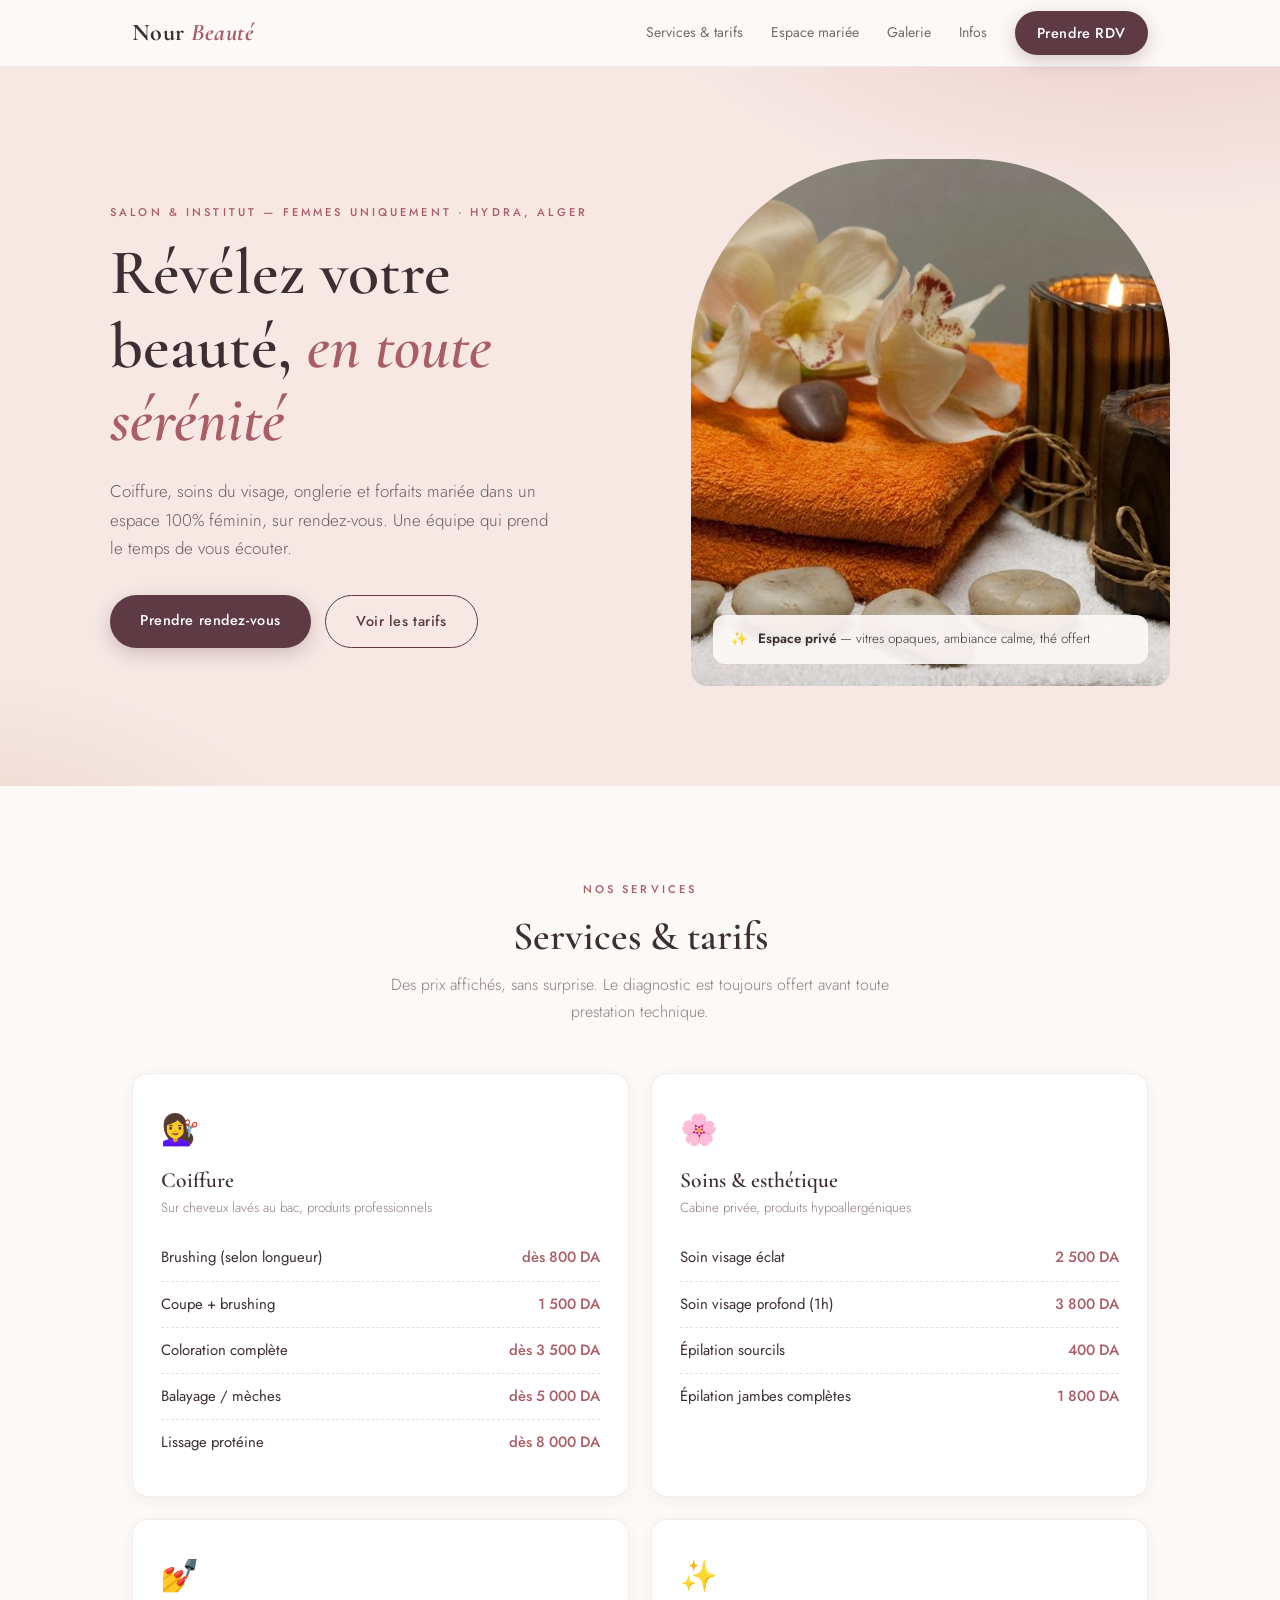
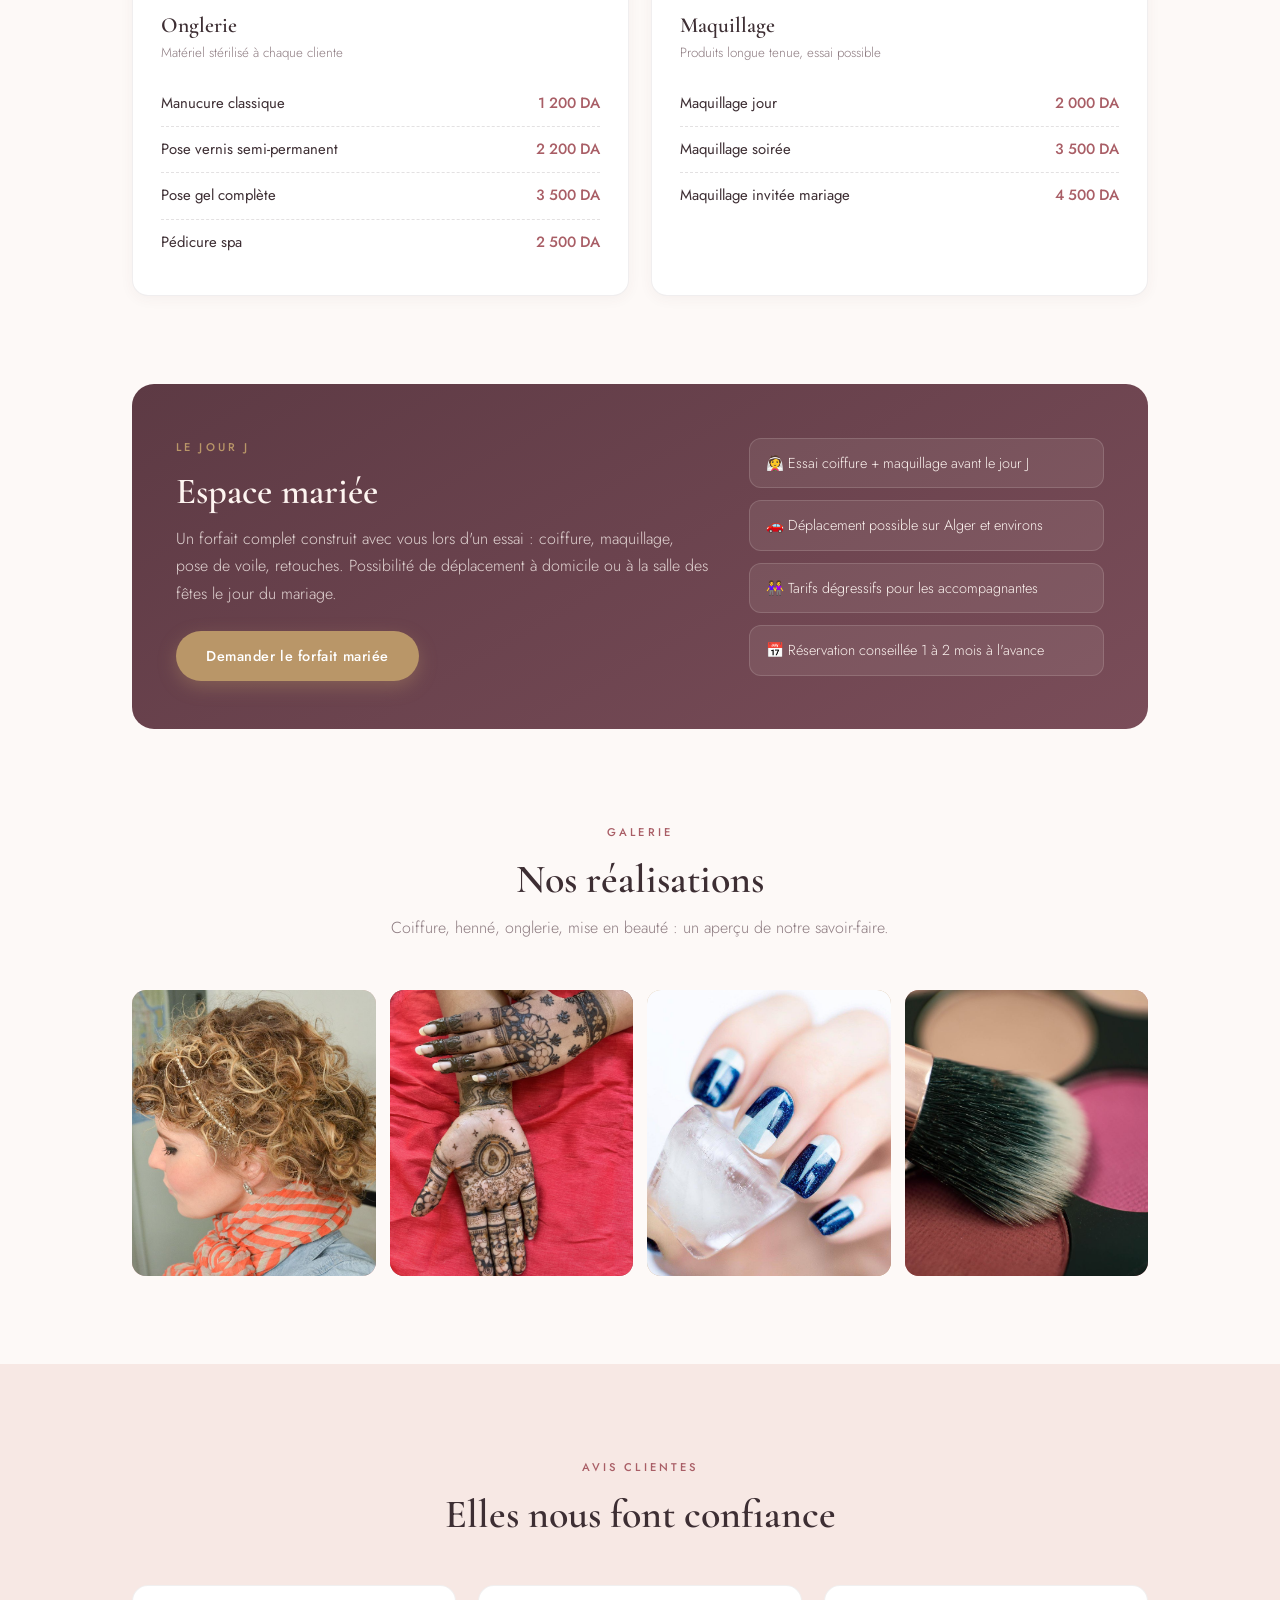
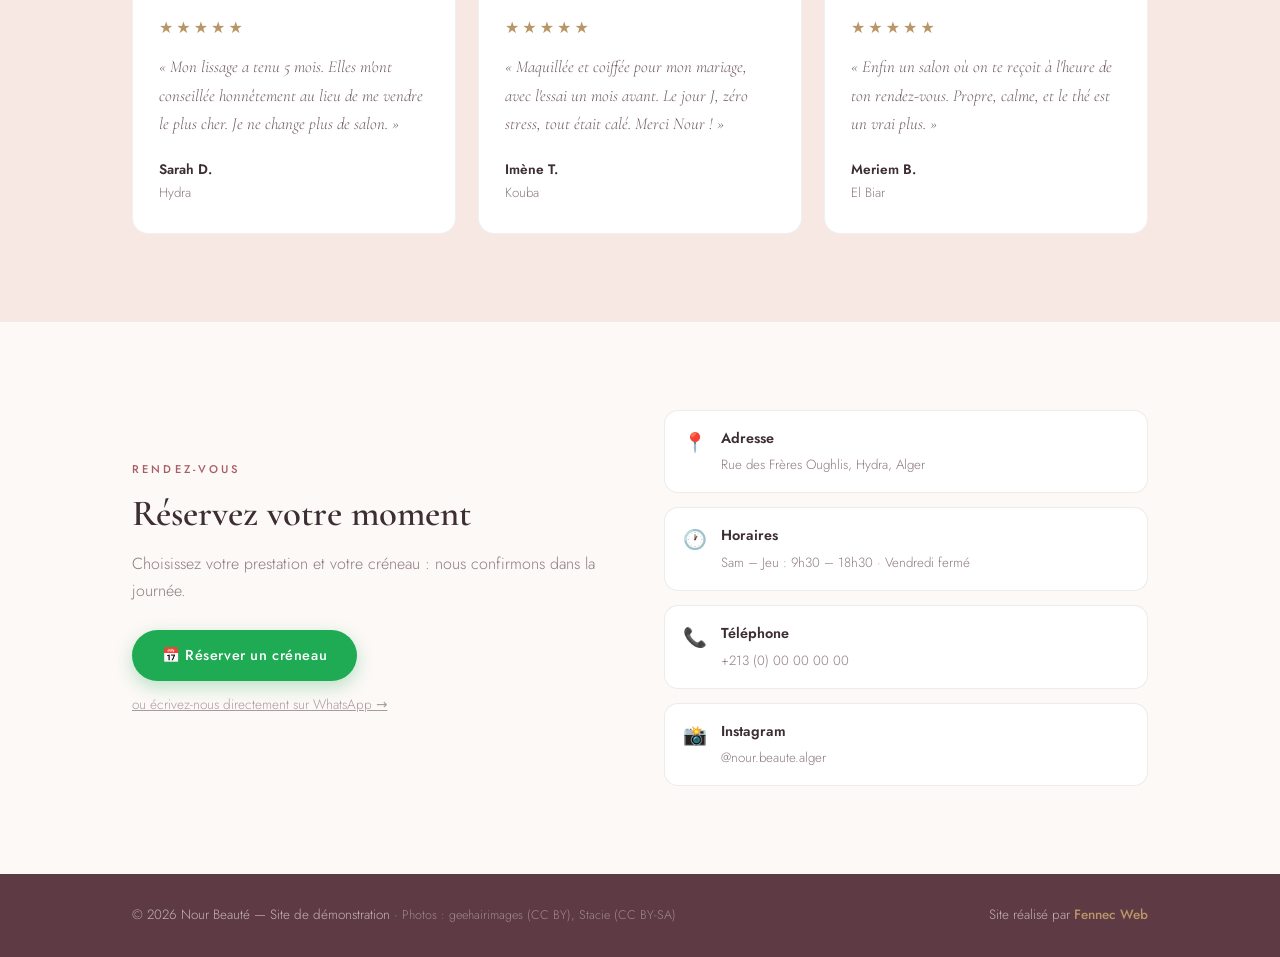
<file: demo-salon/index.html>
<!DOCTYPE html>
<html lang="fr">
<head>
<meta charset="UTF-8">
<meta name="viewport" content="width=device-width, initial-scale=1.0">
<title>Nour Beauté — Salon de coiffure & institut, Alger</title>
<meta name="description" content="Nour Beauté, salon de coiffure et institut de beauté pour femmes à Hydra, Alger. Coiffure, soins, onglerie, forfaits mariée. Sur rendez-vous.">
<link rel="preconnect" href="https://fonts.googleapis.com">
<link rel="preconnect" href="https://fonts.gstatic.com" crossorigin>
<link href="https://fonts.googleapis.com/css2?family=Cormorant+Garamond:ital,wght@0,500;0,600;0,700;1,500&family=Jost:wght@300;400;500;600&display=swap" rel="stylesheet">
<style>
  :root{
    --ink:#3d2e33;
    --paper:#fdf9f7;
    --blush:#f7e8e4;
    --rose:#c98a8e;
    --rose-deep:#a95e66;
    --plum:#5d3a44;
    --gold:#b99668;
    --muted:#8d7b80;
    --radius:16px;
  }
  *{margin:0;padding:0;box-sizing:border-box}
  html{scroll-behavior:smooth}
  body{font-family:'Jost',system-ui,sans-serif;background:var(--paper);color:var(--ink);line-height:1.7;font-size:16px;font-weight:300}
  h1,h2,h3{font-family:'Cormorant Garamond',serif;line-height:1.15;font-weight:600}
  .wrap{max-width:1060px;margin:0 auto;padding:0 22px}
  .eyebrow{display:inline-block;letter-spacing:.28em;text-transform:uppercase;font-size:.7rem;font-weight:500;color:var(--rose-deep);margin-bottom:14px}
  .btn{display:inline-block;background:var(--plum);color:#fff;text-decoration:none;padding:13px 30px;border-radius:999px;font-weight:500;font-size:.9rem;letter-spacing:.04em;transition:transform .15s,box-shadow .15s;box-shadow:0 6px 18px rgba(93,58,68,.25)}
  .btn:hover{transform:translateY(-1px)}
  .btn.ghost{background:transparent;color:var(--plum);border:1.5px solid var(--plum);box-shadow:none}
  .btn.wa{background:#1faa54;box-shadow:0 6px 18px rgba(31,170,84,.3)}

  nav{position:sticky;top:0;z-index:50;background:rgba(253,249,247,.93);backdrop-filter:blur(8px);border-bottom:1px solid rgba(61,46,51,.08)}
  .nav-in{display:flex;align-items:center;justify-content:space-between;height:66px}
  .logo{font-family:'Cormorant Garamond',serif;font-weight:700;font-size:1.5rem;letter-spacing:.02em}
  .logo span{color:var(--rose-deep);font-style:italic}
  .nav-links{display:flex;gap:28px;align-items:center;font-size:.88rem;font-weight:400}
  .nav-links a:not(.btn){color:var(--ink);text-decoration:none;opacity:.7}
  .nav-links a:hover{opacity:1}
  .nav-links .btn{padding:10px 22px}

  header{position:relative;overflow:hidden;background:
    radial-gradient(900px 480px at 90% -20%, rgba(201,138,142,.35), transparent 60%),
    radial-gradient(700px 400px at -5% 115%, rgba(185,150,104,.22), transparent 55%),
    var(--blush)}
  .hero{display:grid;grid-template-columns:1.05fr .95fr;gap:52px;align-items:center;padding:92px 0 100px}
  .hero h1{font-size:clamp(2.3rem,5.6vw,4rem);margin-bottom:20px}
  .hero h1 em{color:var(--rose-deep)}
  .hero p.lead{font-size:1.06rem;color:#6e5a60;max-width:44ch;margin-bottom:32px}
  .hero-cta{display:flex;gap:14px;flex-wrap:wrap}
  .hero-visual{position:relative;aspect-ratio:4/4.4;border-radius:200px 200px var(--radius) var(--radius);overflow:hidden;background:
    radial-gradient(280px 220px at 35% 30%, rgba(255,255,255,.5), transparent 60%),
    linear-gradient(160deg,#e9c6c0,#c98a8e 55%,#8d5560)}
  .hero-visual::after{content:"💐";position:absolute;inset:0;display:grid;place-items:center;font-size:5rem;filter:drop-shadow(0 14px 28px rgba(0,0,0,.25))}
  .hero-note{position:absolute;bottom:22px;left:22px;right:22px;background:rgba(253,249,247,.92);border-radius:12px;padding:13px 18px;font-size:.84rem;display:flex;gap:10px;align-items:center}
  .hero-note b{font-weight:600}

  section{padding:88px 0}
  .sec-head{text-align:center;max-width:56ch;margin:0 auto 48px}
  .sec-head h2{font-size:clamp(1.8rem,3.6vw,2.5rem);margin-bottom:12px}
  .sec-head p{color:var(--muted)}

  .svc-grid{display:grid;grid-template-columns:repeat(2,1fr);gap:22px}
  .svc{background:#fff;border:1px solid rgba(61,46,51,.08);border-radius:var(--radius);padding:30px 28px;box-shadow:0 3px 14px rgba(93,58,68,.05)}
  .svc .ico{font-size:1.9rem;display:block;margin-bottom:12px}
  .svc h3{font-size:1.35rem;margin-bottom:4px}
  .svc>small{color:var(--muted);display:block;margin-bottom:16px}
  .svc ul{list-style:none}
  .svc li{display:flex;justify-content:space-between;gap:14px;padding:10px 0;border-bottom:1px dashed rgba(61,46,51,.14);font-size:.93rem;font-weight:400}
  .svc li:last-child{border-bottom:none}
  .svc li span:last-child{font-weight:500;color:var(--rose-deep);white-space:nowrap}

  .mariee{background:linear-gradient(150deg,var(--plum),#7a4d59);color:#fdf4f0;border-radius:22px;padding:48px 44px;display:grid;grid-template-columns:1.2fr .8fr;gap:40px;align-items:center}
  .mariee h2{font-size:clamp(1.7rem,3.2vw,2.3rem);margin-bottom:12px}
  .mariee p{color:rgba(253,244,240,.82);margin-bottom:24px}
  .mariee .eyebrow{color:var(--gold)}
  .mariee ul{list-style:none;display:grid;gap:12px}
  .mariee li{display:flex;gap:12px;align-items:center;background:rgba(253,244,240,.08);border:1px solid rgba(253,244,240,.15);border-radius:12px;padding:12px 16px;font-size:.9rem}
  .mariee .btn{background:var(--gold);box-shadow:0 6px 18px rgba(185,150,104,.35)}

  .gal{display:grid;grid-template-columns:repeat(4,1fr);gap:14px}
  .gal .ph{aspect-ratio:.85;border-radius:14px;display:grid;place-items:center;font-size:2.4rem;position:relative;overflow:hidden}
  .gal .ph:nth-child(1){background:linear-gradient(150deg,#e9c6c0,#c98a8e)}
  .gal .ph:nth-child(2){background:linear-gradient(150deg,#5d3a44,#8d5560)}
  .gal .ph:nth-child(3){background:linear-gradient(150deg,#d9b98f,#b99668)}
  .gal .ph:nth-child(4){background:linear-gradient(150deg,#c98a8e,#a95e66)}
  .gal .ph::after{content:"";position:absolute;inset:0;background:radial-gradient(200px 150px at 70% 15%,rgba(255,255,255,.28),transparent 60%)}

  .rev-sec{background:var(--blush)}
  .rev-grid{display:grid;grid-template-columns:repeat(3,1fr);gap:22px}
  .rcard{background:#fff;border-radius:var(--radius);padding:28px 26px;border:1px solid rgba(61,46,51,.07)}
  .rcard .stars{color:var(--gold);letter-spacing:3px;margin-bottom:12px}
  .rcard p{font-size:.93rem;color:#6e5a60;margin-bottom:16px;font-style:italic;font-family:'Cormorant Garamond',serif;font-size:1.05rem}
  .rcard b{font-size:.86rem;font-weight:600}
  .rcard small{color:var(--muted);display:block}

  .info{display:grid;grid-template-columns:1fr 1fr;gap:48px;align-items:center}
  .info h2{font-size:clamp(1.7rem,3.4vw,2.3rem);margin-bottom:14px}
  .info>div>p{color:var(--muted);margin-bottom:26px}
  .info-list{list-style:none;display:grid;gap:14px}
  .info-list li{display:flex;gap:14px;align-items:flex-start;background:#fff;border:1px solid rgba(61,46,51,.09);border-radius:14px;padding:15px 18px}
  .info-list .ico{font-size:1.2rem}
  .info-list b{display:block;font-size:.9rem;font-weight:600}
  .info-list small{color:var(--muted)}

  footer{background:var(--plum);color:rgba(253,244,240,.65);padding:30px 0;font-size:.84rem}
  .foot{display:flex;justify-content:space-between;gap:16px;flex-wrap:wrap;align-items:center}
  .foot a{color:var(--gold);text-decoration:none;font-weight:500}

  @media(max-width:840px){
    .nav-links a:not(.btn){display:none}
    .hero{grid-template-columns:1fr;padding:60px 0 72px;gap:38px}
    .svc-grid,.rev-grid{grid-template-columns:1fr}
    .mariee{grid-template-columns:1fr;padding:36px 26px}
    .gal{grid-template-columns:repeat(2,1fr)}
    .info{grid-template-columns:1fr;gap:34px}
    section{padding:64px 0}
  }
.has-photo::after{content:none!important}
</style>
</head>
<body>

<nav>
  <div class="wrap nav-in">
    <div class="logo">Nour <span>Beauté</span></div>
    <div class="nav-links">
      <a href="#services">Services & tarifs</a>
      <a href="#mariee">Espace mariée</a>
      <a href="#galerie">Galerie</a>
      <a href="#infos">Infos</a>
      <a class="btn fx-open" href="#">Prendre RDV</a>
    </div>
  </div>
</nav>

<header>
  <div class="wrap hero">
    <div>
      <span class="eyebrow">Salon & institut — Femmes uniquement · Hydra, Alger</span>
      <h1>Révélez votre beauté, <em>en toute sérénité</em></h1>
      <p class="lead">Coiffure, soins du visage, onglerie et forfaits mariée dans un espace 100% féminin, sur rendez-vous. Une équipe qui prend le temps de vous écouter.</p>
      <div class="hero-cta">
        <a class="btn fx-open" href="#">Prendre rendez-vous</a>
        <a class="btn ghost" href="#services">Voir les tarifs</a>
      </div>
    </div>
    <div class="hero-visual has-photo" role="img" aria-label="Ambiance du salon Nour Beauté" style="background:url('img/hero-salon.jpg') center/cover no-repeat">
      <div class="hero-note">✨ <span><b>Espace privé</b> — vitres opaques, ambiance calme, thé offert</span></div>
    </div>
  </div>
</header>

<section id="services">
  <div class="wrap">
    <div class="sec-head">
      <span class="eyebrow">Nos services</span>
      <h2>Services & tarifs</h2>
      <p>Des prix affichés, sans surprise. Le diagnostic est toujours offert avant toute prestation technique.</p>
    </div>
    <div class="svc-grid">
      <div class="svc">
        <span class="ico">💇‍♀️</span>
        <h3>Coiffure</h3>
        <small>Sur cheveux lavés au bac, produits professionnels</small>
        <ul>
          <li><span>Brushing (selon longueur)</span><span>dès 800 DA</span></li>
          <li><span>Coupe + brushing</span><span>1 500 DA</span></li>
          <li><span>Coloration complète</span><span>dès 3 500 DA</span></li>
          <li><span>Balayage / mèches</span><span>dès 5 000 DA</span></li>
          <li><span>Lissage protéine</span><span>dès 8 000 DA</span></li>
        </ul>
      </div>
      <div class="svc">
        <span class="ico">🌸</span>
        <h3>Soins & esthétique</h3>
        <small>Cabine privée, produits hypoallergéniques</small>
        <ul>
          <li><span>Soin visage éclat</span><span>2 500 DA</span></li>
          <li><span>Soin visage profond (1h)</span><span>3 800 DA</span></li>
          <li><span>Épilation sourcils</span><span>400 DA</span></li>
          <li><span>Épilation jambes complètes</span><span>1 800 DA</span></li>
        </ul>
      </div>
      <div class="svc">
        <span class="ico">💅</span>
        <h3>Onglerie</h3>
        <small>Matériel stérilisé à chaque cliente</small>
        <ul>
          <li><span>Manucure classique</span><span>1 200 DA</span></li>
          <li><span>Pose vernis semi-permanent</span><span>2 200 DA</span></li>
          <li><span>Pose gel complète</span><span>3 500 DA</span></li>
          <li><span>Pédicure spa</span><span>2 500 DA</span></li>
        </ul>
      </div>
      <div class="svc">
        <span class="ico">✨</span>
        <h3>Maquillage</h3>
        <small>Produits longue tenue, essai possible</small>
        <ul>
          <li><span>Maquillage jour</span><span>2 000 DA</span></li>
          <li><span>Maquillage soirée</span><span>3 500 DA</span></li>
          <li><span>Maquillage invitée mariage</span><span>4 500 DA</span></li>
        </ul>
      </div>
    </div>
  </div>
</section>

<section id="mariee" style="padding-top:0">
  <div class="wrap">
    <div class="mariee">
      <div>
        <span class="eyebrow">Le jour J</span>
        <h2>Espace mariée</h2>
        <p>Un forfait complet construit avec vous lors d'un essai : coiffure, maquillage, pose de voile, retouches. Possibilité de déplacement à domicile ou à la salle des fêtes le jour du mariage.</p>
        <a class="btn fx-open" href="#" data-presta="mariee">Demander le forfait mariée</a>
      </div>
      <ul>
        <li>👰 Essai coiffure + maquillage avant le jour J</li>
        <li>🚗 Déplacement possible sur Alger et environs</li>
        <li>👭 Tarifs dégressifs pour les accompagnantes</li>
        <li>📅 Réservation conseillée 1 à 2 mois à l'avance</li>
      </ul>
    </div>
  </div>
</section>

<section id="galerie" style="padding-top:0">
  <div class="wrap">
    <div class="sec-head">
      <span class="eyebrow">Galerie</span>
      <h2>Nos réalisations</h2>
      <p>Coiffure, henné, onglerie, mise en beauté : un aperçu de notre savoir-faire.</p>
    </div>
    <div class="gal">
      <div class="ph has-photo"><img src="img/g1-coiffure.jpg" alt="" loading="lazy" style="position:absolute;inset:0;width:100%;height:100%;object-fit:cover"></div>
      <div class="ph has-photo"><img src="img/g2-henne.jpg" alt="" loading="lazy" style="position:absolute;inset:0;width:100%;height:100%;object-fit:cover"></div>
      <div class="ph has-photo"><img src="img/g3-ongles.jpg" alt="" loading="lazy" style="position:absolute;inset:0;width:100%;height:100%;object-fit:cover"></div>
      <div class="ph has-photo"><img src="img/g4-mariee.jpg" alt="" loading="lazy" style="position:absolute;inset:0;width:100%;height:100%;object-fit:cover"></div>
    </div>
  </div>
</section>

<section class="rev-sec">
  <div class="wrap">
    <div class="sec-head">
      <span class="eyebrow">Avis clientes</span>
      <h2>Elles nous font confiance</h2>
    </div>
    <div class="rev-grid">
      <div class="rcard">
        <div class="stars">★★★★★</div>
        <p>« Mon lissage a tenu 5 mois. Elles m'ont conseillée honnêtement au lieu de me vendre le plus cher. Je ne change plus de salon. »</p>
        <b>Sarah D.</b><small>Hydra</small>
      </div>
      <div class="rcard">
        <div class="stars">★★★★★</div>
        <p>« Maquillée et coiffée pour mon mariage, avec l'essai un mois avant. Le jour J, zéro stress, tout était calé. Merci Nour ! »</p>
        <b>Imène T.</b><small>Kouba</small>
      </div>
      <div class="rcard">
        <div class="stars">★★★★★</div>
        <p>« Enfin un salon où on te reçoit à l'heure de ton rendez-vous. Propre, calme, et le thé est un vrai plus. »</p>
        <b>Meriem B.</b><small>El Biar</small>
      </div>
    </div>
  </div>
</section>

<section id="infos">
  <div class="wrap info">
    <div>
      <span class="eyebrow">Rendez-vous</span>
      <h2>Réservez votre moment</h2>
      <p>Choisissez votre prestation et votre créneau : nous confirmons dans la journée.</p>
      <a class="btn wa fx-open" href="#">📅 Réserver un créneau</a>
      <p style="margin-top:12px;font-size:.85rem"><a href="https://wa.me/213540462143?text=Bonjour%2C%20je%20souhaite%20prendre%20rendez-vous" target="_blank" rel="noopener" style="color:inherit;opacity:.75">ou écrivez-nous directement sur WhatsApp →</a></p>
    </div>
    <ul class="info-list">
      <li><span class="ico">📍</span><div><b>Adresse</b><small>Rue des Frères Oughlis, Hydra, Alger</small></div></li>
      <li><span class="ico">🕐</span><div><b>Horaires</b><small>Sam – Jeu : 9h30 – 18h30 · Vendredi fermé</small></div></li>
      <li><span class="ico">📞</span><div><b>Téléphone</b><small>+213 (0) 00 00 00 00</small></div></li>
      <li><span class="ico">📸</span><div><b>Instagram</b><small>@nour.beaute.alger</small></div></li>
    </ul>
  </div>
</section>

<footer>
  <div class="wrap foot">
    <div>© 2026 Nour Beauté — Site de démonstration · <span style="opacity:.65;font-size:.78rem">Photos : geehairimages (CC BY), Stacie (CC BY-SA)</span></div>
    <div>Site réalisé par <a href="https://www.instagram.com/fennec.web" target="_blank" rel="noopener">Fennec Web</a></div>
  </div>
</footer>


<style>
.fx-overlay{position:fixed;inset:0;background:rgba(0,0,0,.55);display:none;align-items:flex-end;justify-content:center;z-index:100;padding:0}
.fx-overlay.open{display:flex}
.fx-modal{background:#ffffff;color:#3d2e33;width:100%;max-width:520px;max-height:92vh;overflow-y:auto;border-radius:22px 22px 0 0;padding:26px 24px 30px;position:relative}
@media(min-width:560px){.fx-overlay{align-items:center;padding:20px}.fx-modal{border-radius:22px}}
.fx-close{position:absolute;top:14px;right:16px;background:none;border:none;font-size:1.5rem;cursor:pointer;color:#8d7b80;line-height:1}
.fx-modal h3{font-family:'Cormorant Garamond',serif;font-size:1.45rem;margin-bottom:4px;color:#3d2e33}
.fx-modal .fx-sub{font-size:.85rem;color:#8d7b80;margin-bottom:18px}
.fx-step{display:none}
.fx-step.on{display:block}
.fx-field{margin-bottom:14px}
.fx-field label{display:block;font-size:.82rem;font-weight:600;margin-bottom:6px;color:#3d2e33}
.fx-field input,.fx-field select,.fx-field textarea{width:100%;padding:13px 14px;border:1.5px solid rgba(61,46,51,.2);border-radius:12px;font-size:.95rem;font-family:inherit;background:#fdf9f7;color:#3d2e33;box-sizing:border-box}
.fx-field input:focus,.fx-field select:focus,.fx-field textarea:focus{outline:none;border-color:#a95e66}
.fx-radio{display:block;border:1.5px solid rgba(61,46,51,.2);border-radius:12px;padding:13px 14px;margin-bottom:10px;cursor:pointer;font-size:.92rem;background:#fdf9f7}
.fx-radio input{margin-right:9px;accent-color:#a95e66}
.fx-radio.sel{border-color:#a95e66;box-shadow:0 0 0 1px #a95e66}
.fx-radio small{display:block;color:#8d7b80;font-size:.8rem;margin-top:2px}
.fx-row{display:flex;gap:10px;margin-top:18px}
.fx-btn{flex:1;padding:14px;border:none;border-radius:12px;font-weight:700;font-size:.95rem;cursor:pointer;font-family:inherit}
.fx-btn.pri{background:#a95e66;color:#fff}
.fx-btn.sec{background:transparent;border:1.5px solid rgba(61,46,51,.2);color:#3d2e33}
.fx-err{color:#c0392b;font-size:.8rem;margin-top:8px;display:none}
.fx-pay{border:1.5px dashed #a95e66;border-radius:14px;padding:18px;text-align:center;margin:6px 0 4px;background:#fdf9f7}
.fx-pay .amt{font-family:'Cormorant Garamond',serif;font-size:2rem;font-weight:700;margin:6px 0}
.fx-pay .cards{font-size:.8rem;color:#8d7b80;margin-bottom:4px}
.fx-demo{display:inline-block;background:#f5c518;color:#3a2e00;font-size:.68rem;font-weight:800;letter-spacing:.1em;padding:3px 10px;border-radius:999px;margin-bottom:8px}
.fx-done{text-align:center;padding:8px 0}
.fx-done .ok{width:64px;height:64px;border-radius:50%;background:#d9f2e1;color:#1a7a44;display:inline-flex;align-items:center;justify-content:center;font-size:1.9rem;margin-bottom:12px}
.fx-recap{text-align:left;background:#fdf9f7;border:1.5px solid rgba(61,46,51,.2);border-radius:12px;padding:14px 16px;font-size:.87rem;margin:14px 0;line-height:1.8}
.fx-wa{display:flex;align-items:center;justify-content:center;gap:9px;width:100%;background:#1faa54;color:#fff;text-decoration:none;padding:15px;border-radius:12px;font-weight:700;font-size:.95rem;margin-bottom:10px;box-sizing:border-box}
.fx-mail{font-size:.8rem;color:#8d7b80}
</style>
<div class="fx-overlay" id="fxo">
<div class="fx-modal">
<button class="fx-close" onclick="fxClose()">X</button>

<div class="fx-step on" id="fxs1">
<h3>Reserver un rendez-vous</h3>
<div class="fx-sub">Etape 1/3 - Votre prestation et votre creneau</div>
<div class="fx-field"><label>Prestation *</label><select id="fx-presta">
<option>Brushing - des 800 DA</option>
<option>Coupe + brushing - 1 500 DA</option>
<option>Coloration - des 3 500 DA</option>
<option>Lissage proteine - des 8 000 DA</option>
<option>Soin visage - des 2 500 DA</option>
<option>Pose gel - 3 500 DA</option>
<option>Maquillage soiree - 3 500 DA</option>
<option>Forfait mariee - sur devis</option>
</select></div>
<div class="fx-field"><label>Date souhaitee *</label><input id="fx-date" type="date"></div>
<div class="fx-field"><label>Moment prefere</label><select id="fx-moment"><option>Matin (9h30 - 12h30)</option><option>Apres-midi (13h - 18h30)</option></select></div>
<div class="fx-err" id="fx-err1">Merci de choisir une date.</div>
<div class="fx-row"><button class="fx-btn pri" onclick="fxVal1()">Continuer</button></div>
</div>

<div class="fx-step" id="fxs2">
<h3>Vos coordonnees</h3>
<div class="fx-sub">Etape 2/3 - Pour confirmer votre creneau</div>
<div class="fx-field"><label>Prenom et nom *</label><input id="fx-nom" type="text" placeholder="Ex : Lina M."></div>
<div class="fx-field"><label>Telephone *</label><input id="fx-tel" type="tel" placeholder="05 XX XX XX XX"></div>
<div class="fx-err" id="fx-err2">Merci de remplir le nom et le telephone.</div>
<div class="fx-row"><button class="fx-btn sec" onclick="fxGo(1)">Retour</button><button class="fx-btn pri" onclick="fxVal2()">Continuer</button></div>
</div>

<div class="fx-step" id="fxs3">
<h3>Garantir votre creneau</h3>
<div class="fx-sub">Etape 3/3 - L'acompte bloque votre rendez-vous en priorite</div>
<label class="fx-radio sel"><input type="radio" name="pay" value="acompte" checked>&#128179; Payer l'acompte de 500 DA en ligne<small>Creneau garanti - deduit du prix de la prestation - carte CIB / Edahabia</small></label>
<label class="fx-radio"><input type="radio" name="pay" value="sans">&#128203; Reserver sans acompte<small>Le salon vous confirme selon les disponibilites restantes</small></label>
<div class="fx-row"><button class="fx-btn sec" onclick="fxGo(2)">Retour</button><button class="fx-btn pri" onclick="fxPayChoice()">Continuer</button></div>
</div>

<div class="fx-step" id="fxspay">
<h3>Acompte en ligne</h3>
<div class="fx-sub">Redirection vers la page de paiement securisee</div>
<div class="fx-pay">
<span class="fx-demo">DEMO</span>
<div class="cards">Cartes acceptees : CIB - Edahabia</div>
<div class="amt">500 DA</div>
<div class="cards">Deduits du montant de votre prestation</div>
</div>
<div class="fx-row"><button class="fx-btn sec" onclick="fxGo(3)">Retour</button><button class="fx-btn pri" onclick="fxDone(true)">Payer l'acompte (demo)</button></div>
</div>

<div class="fx-step" id="fxsdone">
<div class="fx-done">
<div class="ok">&#10003;</div>
<h3>Demande de rendez-vous envoyee !</h3>
<div class="fx-recap" id="fx-recap"></div>
<a class="fx-wa" id="fx-walink" target="_blank" rel="noopener">&#128172; Confirmer sur WhatsApp</a>
<div class="fx-mail">&#128231; Une copie part par email au salon (demo - l'email du salon sera branche ici)</div>
</div>
</div>

</div></div>
<script>
(function(){
var S={};
window.fxGo=function(n){var all=document.querySelectorAll('.fx-step');for(var i=0;i<all.length;i++)all[i].classList.remove('on');document.getElementById(n==='pay'?'fxspay':(n==='done'?'fxsdone':'fxs'+n)).classList.add('on');};
window.fxClose=function(){document.getElementById('fxo').classList.remove('open');};
document.querySelectorAll('.fx-open').forEach(function(b){b.addEventListener('click',function(e){e.preventDefault();document.getElementById('fxo').classList.add('open');if(b.dataset.presta==='mariee'){var s=document.getElementById('fx-presta');s.selectedIndex=s.options.length-1;}fxGo(1);});});
var d=document.getElementById('fx-date');d.min=new Date().toISOString().split('T')[0];
document.addEventListener('change',function(e){if(e.target.matches('.fx-radio input')){document.querySelectorAll('input[name='+e.target.name+']').forEach(function(r){r.closest('.fx-radio').classList.toggle('sel',r.checked);});}});
window.fxVal1=function(){if(!d.value){document.getElementById('fx-err1').style.display='block';return;}document.getElementById('fx-err1').style.display='none';S.presta=document.getElementById('fx-presta').value;S.date=d.value.split('-').reverse().join('/');S.moment=document.getElementById('fx-moment').value;fxGo(2);};
window.fxVal2=function(){var n=document.getElementById('fx-nom').value.trim(),t=document.getElementById('fx-tel').value.trim();if(!n||t.length<8){document.getElementById('fx-err2').style.display='block';return;}document.getElementById('fx-err2').style.display='none';S.nom=n;S.tel=t;fxGo(3);};
window.fxPayChoice=function(){S.pay=document.querySelector('input[name=pay]:checked').value;if(S.pay==='acompte'){fxGo('pay');}else{fxDone(false);}};
window.fxDone=function(paid){S.ref='NB-'+Math.floor(1000+Math.random()*9000);var st=paid?'Acompte 500 DA paye (demo) - creneau prioritaire':'Sans acompte - a confirmer par le salon';
document.getElementById('fx-recap').innerHTML='<b>Ref : '+S.ref+'</b><br>Prestation : '+S.presta+'<br>Date : '+S.date+' - '+S.moment+'<br>Nom : '+S.nom+'<br>Tel : '+S.tel+'<br>'+st;
var msg='DEMANDE DE RDV - Nour Beaute%0aRef : '+S.ref+'%0aPrestation : '+S.presta+'%0aDate : '+S.date+' ('+S.moment+')%0aNom : '+S.nom+'%0aTel : '+S.tel+'%0a'+st;
document.getElementById('fx-walink').href='https://wa.me/213540462143?text='+msg;fxGo('done');};
})();
</script>

</body>
</html>
</file>
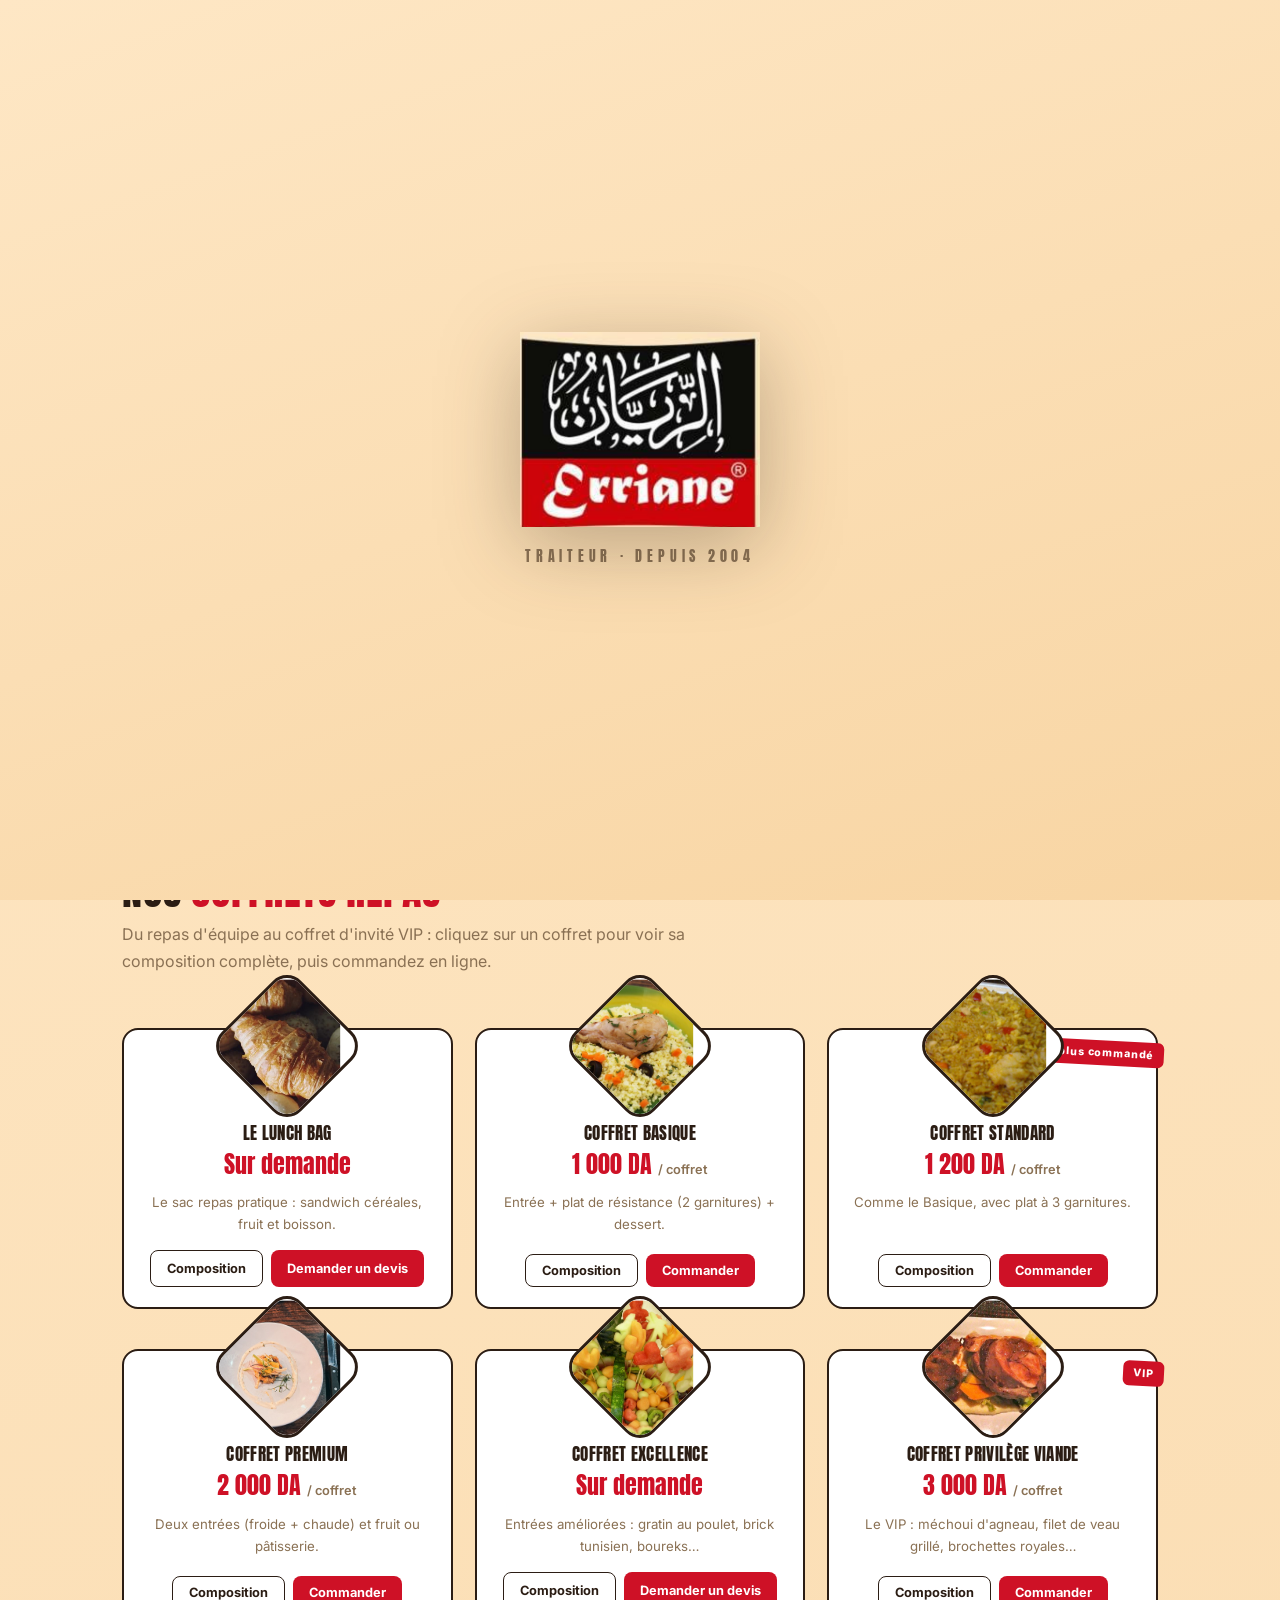
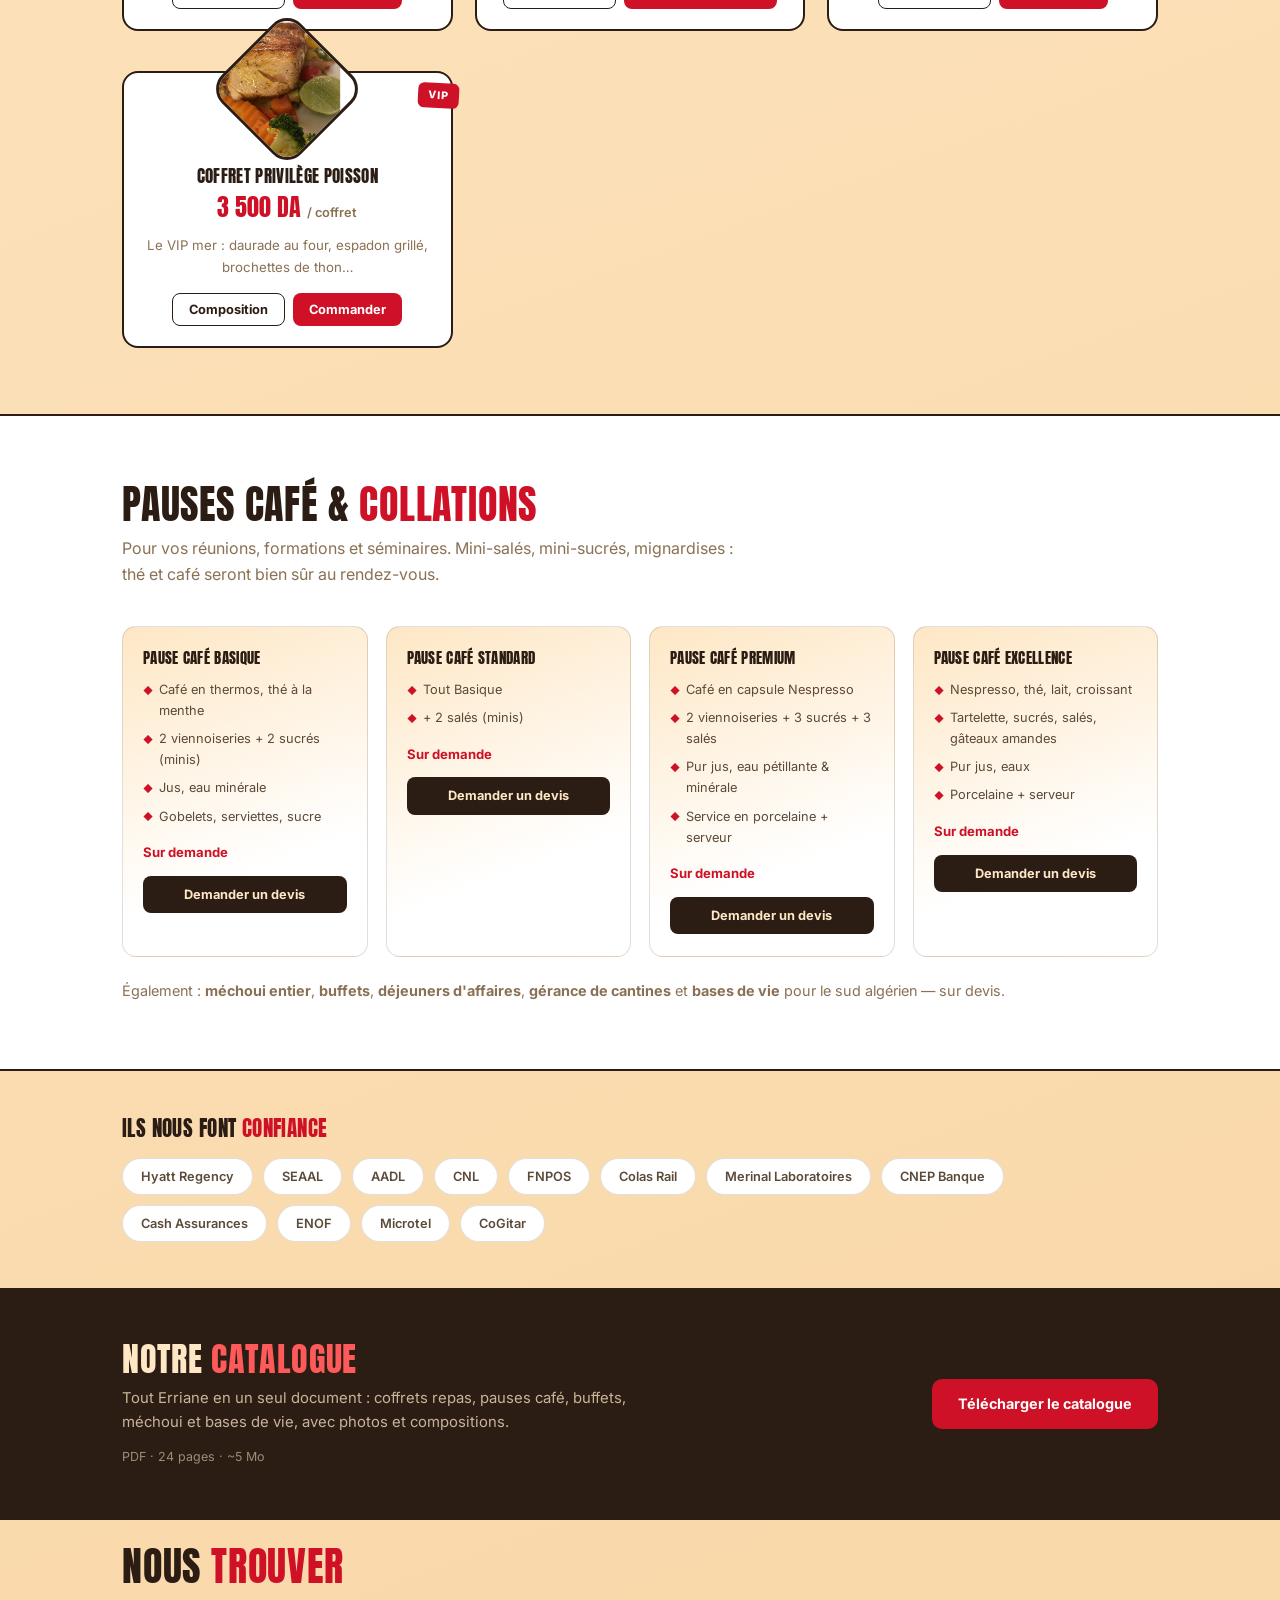
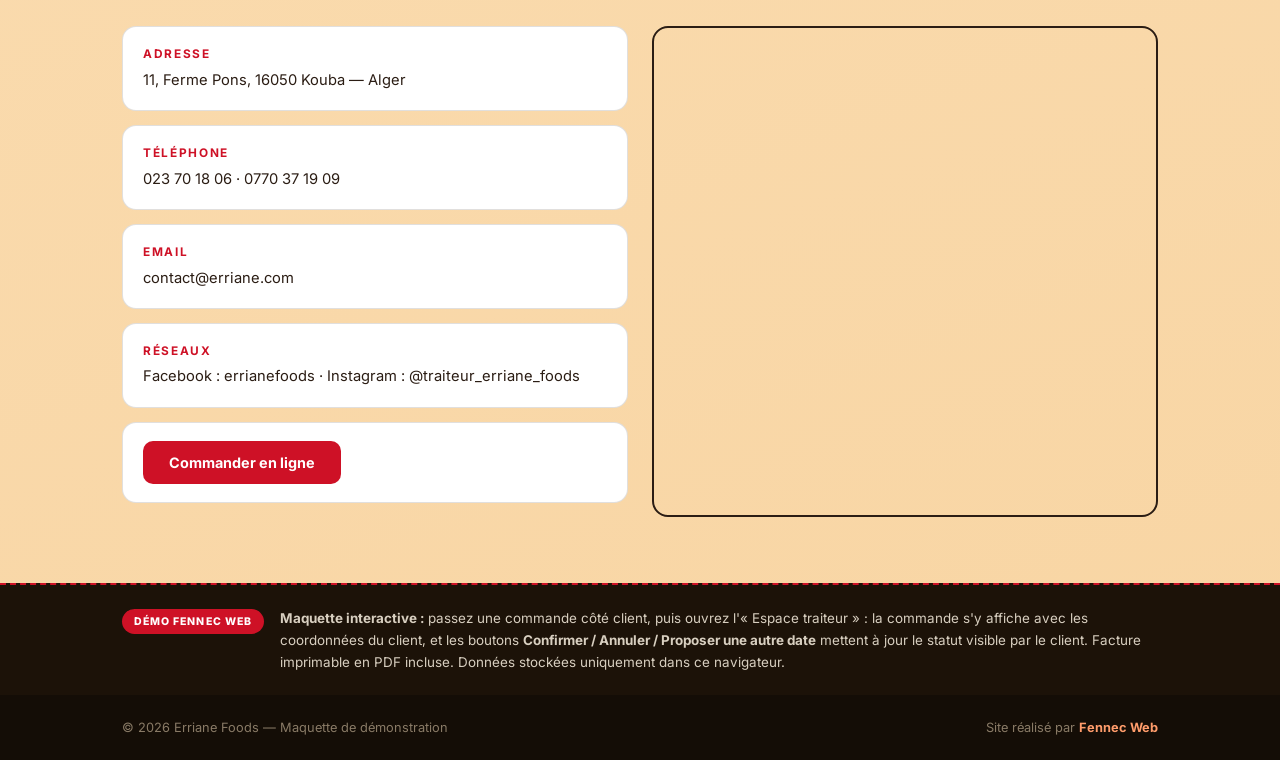
<file: demo-traiteur/index.html>
<!DOCTYPE html>
<html lang="fr">
<head>
<meta charset="UTF-8">
<meta name="viewport" content="width=device-width, initial-scale=1.0">
<title>Erriane Foods — Traiteur d'entreprise, Alger</title>
<meta name="description" content="Traiteur Erriane Foods à Kouba, Alger. Coffrets repas, pauses café, déjeuners d'affaires, buffets et bases de vie. Commande en ligne pour entreprises.">
<link rel="icon" type="image/png" href="img/logo-erriane.png">
<link rel="preconnect" href="https://fonts.googleapis.com">
<link rel="preconnect" href="https://fonts.gstatic.com" crossorigin>
<link href="https://fonts.googleapis.com/css2?family=Anton&family=Inter:wght@400;500;600;700&display=swap" rel="stylesheet">
<link rel="stylesheet" href="css/site.css">
</head>
<body>

<div class="toast" id="toast"></div>
<div class="splash" id="splash">
  <img src="img/logo-erriane.png" alt="Erriane">
  <div class="t">Traiteur · Depuis 2004</div>
</div>

<header>
  <div class="wrap hd">
    <div class="lg" onclick="goV('public')">
      <img src="img/logo-erriane.png" alt="Erriane">
      <b>ERRIANE <span>FOODS</span></b>
    </div>
    <nav>
      <a onclick="goV('public');setTimeout(()=>document.getElementById('coffrets').scrollIntoView(),50)">Nos coffrets</a>
      <a onclick="goV('public');setTimeout(()=>document.getElementById('pauses').scrollIntoView(),50)">Pauses café</a>
      <a onclick="goV('public');setTimeout(()=>document.getElementById('contact').scrollIntoView(),50)">Contact</a>
    </nav>
    <div class="right">
      <span class="cart-badge" id="cart-badge" onclick="openCart()" style="display:none">🛒 <span id="cart-count">0</span></span>
      <span class="chip" style="background:transparent;color:var(--ink);border:1.5px solid var(--ink)" onclick="openOv('ov-auth');authTab('reg')" id="btn-register">Créer un compte</span>
      <div class="user-menu" id="user-menu">
        <span class="chip" id="userchip" onclick="chipClick()">Se connecter</span>
        <div class="user-dropdown" id="user-dropdown">
          <div class="ud-item" onclick="goV('profil')">👤 Mon profil</div>
          <div class="ud-item" onclick="goV('commandes')">📋 Mes commandes</div>
          <div class="ud-item" onclick="goV('paiements')">💳 Paiements</div>
          <div class="ud-item" onclick="openMsg()">💬 Message au traiteur</div>
          <div class="ud-sep"></div>
          <div class="ud-item ud-red" onclick="logout()">🚪 Se déconnecter</div>
        </div>
      </div>
      <span class="adminlink" onclick="goV('admin')">Espace traiteur</span>
    </div>
  </div>
</header>

<!-- ==================== SITE PUBLIC ==================== -->
<div class="view on" id="v-public">

  <div class="hero">
    <div class="dia" style="top:-60px;right:8%;background-image:url('img/hero-buffet.jpg')"></div>
    <div class="dia" style="top:120px;right:-40px;background-image:url('img/c-prestige.jpg')"></div>
    <div class="dia" style="bottom:-70px;right:22%;background-image:url('img/c-poisson.jpg')"></div>
    <div class="wrap in">
      <h1>Le traiteur des <span class="k">entreprises</span> qui ont bon goût</h1>
      <p>Coffrets repas, pauses café, déjeuners d'affaires, buffets, méchoui et bases de vie. Près de deux décennies de cuisine exigeante, livrée chez vous, à l'heure.</p>
      <div class="cta">
        <button class="btn" onclick="document.getElementById('cofs').scrollIntoView({behavior:'smooth'})">Voir nos offres</button>
      </div>
      <div class="since">Depuis 2004 · Kouba, Alger · Restaurant devenu traiteur en 2012</div>
    </div>
  </div>

  <div class="forts">
    <div class="wrap">
      <div class="f"><b>Expérience</b>Depuis 2004, presque deux décennies de métier.</div>
      <div class="f"><b>Hygiène</b>La sécurité alimentaire d'abord, sur chaque livraison.</div>
      <div class="f"><b>Réactivité</b>Vos besoins suivis, même en situation inattendue.</div>
      <div class="f"><b>Confiance</b>Livrer exactement ce qui a été convenu.</div>
    </div>
  </div>

  <section id="coffrets">
    <div class="wrap">
      <div class="sec-head">
        <h2>Nos <span class="k">coffrets repas</span></h2>
        <p>Du repas d'équipe au coffret d'invité VIP : cliquez sur un coffret pour voir sa composition complète, puis commandez en ligne.</p>
      </div>
      <div class="cofs" id="cofs"></div>
    </div>
  </section>

  <section class="pauses" id="pauses">
    <div class="wrap">
      <div class="sec-head">
        <h2>Pauses café & <span class="k">collations</span></h2>
        <p>Pour vos réunions, formations et séminaires. Mini-salés, mini-sucrés, mignardises : thé et café seront bien sûr au rendez-vous.</p>
      </div>
      <div class="pgrid">
        <div class="pc"><h3>Pause café Basique</h3><ul><li>Café en thermos, thé à la menthe</li><li>2 viennoiseries + 2 sucrés (minis)</li><li>Jus, eau minérale</li><li>Gobelets, serviettes, sucre</li></ul><div class="sd">Sur demande</div><a class="btn sm" href="https://wa.me/213770371909?text=Bonjour%20Erriane%20Foods%2C%20je%20souhaite%20un%20devis%20pour%20une%20Pause%20caf%C3%A9%20Basique." target="_blank" rel="noopener">Demander un devis</a></div>
        <div class="pc"><h3>Pause café Standard</h3><ul><li>Tout Basique</li><li>+ 2 salés (minis)</li></ul><div class="sd">Sur demande</div><a class="btn sm" href="https://wa.me/213770371909?text=Bonjour%20Erriane%20Foods%2C%20je%20souhaite%20un%20devis%20pour%20une%20Pause%20caf%C3%A9%20Standard." target="_blank" rel="noopener">Demander un devis</a></div>
        <div class="pc"><h3>Pause café Premium</h3><ul><li>Café en capsule Nespresso</li><li>2 viennoiseries + 3 sucrés + 3 salés</li><li>Pur jus, eau pétillante & minérale</li><li>Service en porcelaine + serveur</li></ul><div class="sd">Sur demande</div><a class="btn sm" href="https://wa.me/213770371909?text=Bonjour%20Erriane%20Foods%2C%20je%20souhaite%20un%20devis%20pour%20une%20Pause%20caf%C3%A9%20Premium." target="_blank" rel="noopener">Demander un devis</a></div>
        <div class="pc"><h3>Pause café Excellence</h3><ul><li>Nespresso, thé, lait, croissant</li><li>Tartelette, sucrés, salés, gâteaux amandes</li><li>Pur jus, eaux</li><li>Porcelaine + serveur</li></ul><div class="sd">Sur demande</div><a class="btn sm" href="https://wa.me/213770371909?text=Bonjour%20Erriane%20Foods%2C%20je%20souhaite%20un%20devis%20pour%20une%20Pause%20caf%C3%A9%20Excellence." target="_blank" rel="noopener">Demander un devis</a></div>
      </div>
      <p style="margin-top:22px;font-size:.9rem;color:var(--muted)">Également : <b>méchoui entier</b>, <b>buffets</b>, <b>déjeuners d'affaires</b>, <b>gérance de cantines</b> et <b>bases de vie</b> pour le sud algérien — sur devis.</p>
    </div>
  </section>

  <div class="refs">
    <div class="wrap">
      <div class="sec-head" style="margin-bottom:18px"><h2 style="font-size:1.3rem">Ils nous font <span class="k">confiance</span></h2></div>
      <div class="rl">
        <span class="r">Hyatt Regency</span><span class="r">SEAAL</span><span class="r">AADL</span><span class="r">CNL</span><span class="r">FNPOS</span><span class="r">Colas Rail</span><span class="r">Merinal Laboratoires</span><span class="r">CNEP Banque</span><span class="r">Cash Assurances</span><span class="r">ENOF</span><span class="r">Microtel</span><span class="r">CoGitar</span>
      </div>
    </div>
  </div>

  <section class="cat" id="catalogue" style="padding:52px 0">
    <div class="wrap box">
      <div>
        <h2>Notre <span class="k">catalogue</span></h2>
        <p>Tout Erriane en un seul document : coffrets repas, pauses café, buffets, méchoui et bases de vie, avec photos et compositions.</p>
        <div class="meta">PDF · 24 pages · ~5 Mo</div>
      </div>
      <a class="btn" href="https://www.erriane.com/erriane-01-2024.pdf" download="Catalogue-Erriane-Foods.pdf">Télécharger le catalogue</a>
    </div>
  </section>

  <section id="contact" style="padding-top:24px">
    <div class="wrap">
      <div class="sec-head"><h2>Nous <span class="k">trouver</span></h2></div>
      <div class="ct">
        <div>
          <div class="card"><b>Adresse</b>11, Ferme Pons, 16050 Kouba — Alger</div>
          <div class="card"><b>Téléphone</b>023 70 18 06 · 0770 37 19 09</div>
          <div class="card"><b>Email</b>contact@erriane.com</div>
          <div class="card"><b>Réseaux</b>Facebook : errianefoods · Instagram : @traiteur_erriane_foods</div>
          <div class="card" style="display:flex;gap:10px;align-items:center;flex-wrap:wrap"><button class="btn red" onclick="startOrder()">Commander en ligne</button></div>
        </div>
        <div class="map"><iframe src="https://www.google.com/maps?q=Ferme+Pons,+Kouba,+Alger&output=embed" loading="lazy" title="Erriane Foods Kouba"></iframe></div>
      </div>
    </div>
  </section>
</div>

<!-- ==================== MON PROFIL ==================== -->
<div class="view" id="v-profil">
  <div class="space-head"><div class="wrap"><h2>Mon profil</h2><p id="cl-hello"></p></div></div>
  <div class="wrap" style="padding-bottom:70px">
    <div style="margin-bottom:16px"><button class="btn red" style="width:100%" onclick="goV('public');setTimeout(function(){document.getElementById('cofs').scrollIntoView({behavior:'smooth'})},100)">🛒 Commander un coffret</button></div>
    <div class="panel" style="margin-bottom:16px">
      <div style="display:flex;justify-content:space-between;align-items:center;margin-bottom:16px"><h3 style="margin-bottom:0">Informations entreprise</h3><button class="btn sm" id="btn-edit-profile" onclick="toggleProfileEdit()">✏️ Éditer</button></div>
      <div class="profile-fields" id="profile-fields">
        <div class="profile-field"><label>Établissement</label><div class="val" id="pf-etab"></div></div>
        <div class="profile-field"><label>Nom</label><div class="val" id="pf-nom"></div></div>
        <div class="profile-field"><label>Téléphone</label><div class="val" id="pf-tel"></div></div>
        <div class="profile-field"><label>Email</label><div class="val" id="pf-email"></div></div>
      </div>
      <div class="profile-fields" id="profile-fields-edit" style="display:none">
        <div class="profile-field"><label>Établissement</label><input type="text" id="pfe-etab"></div>
        <div class="profile-field"><label>Nom</label><input type="text" id="pfe-nom"></div>
        <div class="profile-field"><label>Téléphone</label><input type="tel" id="pfe-tel"></div>
        <div class="profile-field"><label>Email</label><input type="email" id="pfe-email"></div>
      </div>
    </div>
    <div class="panel" id="cl-bal"></div>
  </div>
</div>

<!-- ==================== MES COMMANDES ==================== -->
<div class="view" id="v-commandes">
  <div class="space-head"><div class="wrap"><h2>Mes commandes</h2><p id="cl-hello2"></p></div></div>
  <div class="wrap" style="padding-bottom:70px">
    <div style="margin-bottom:16px"><button class="btn red" style="width:100%" onclick="goV('public');setTimeout(function(){document.getElementById('cofs').scrollIntoView({behavior:'smooth'})},100)">🛒 Commander un coffret</button></div>
    <div id="mes-list"></div>
  </div>
</div>

<!-- ==================== PAIEMENTS ==================== -->
<div class="view" id="v-paiements">
  <div class="space-head"><div class="wrap"><h2>Paiements</h2><p id="cl-hello3"></p></div></div>
  <div class="wrap" style="padding-bottom:70px">
    <div class="panel" style="margin-bottom:16px" id="cl-pay-sum"></div>
    <div class="tblwrap"><table class="adm" style="min-width:520px">
      <thead><tr><th>Date</th><th>Type</th><th>Montant</th><th>Statut</th></tr></thead>
      <tbody id="cl-pays"></tbody>
    </table></div>
  </div>
</div>

<!-- ==================== ESPACE TRAITEUR ==================== -->
<div class="view" id="v-admin">
  <div class="space-head"><div class="wrap"><h2>Espace traiteur — Erriane Foods</h2><p>Commandes reçues, confirmations et messages clients</p></div></div>
  <div class="wrap" style="padding-bottom:70px">
    <div class="kpis" id="kpis"></div>
    <div class="tabs">
      <button class="tab on" data-pane="acmd" onclick="goPaneA('acmd')">📥 Commandes</button>
      <button class="tab" data-pane="apay" onclick="goPaneA('apay')">💰 Paiements</button>
      <button class="tab" data-pane="acat" onclick="goPaneA('acat')">⚙️ Catalogue & livreurs</button>
      <button class="tab" data-pane="afb" onclick="goPaneA('afb')">💬 Messages privés</button>
    </div>
    <div class="pane on" id="p-acmd">
      <div class="filters">
        <div class="fseg">
          <button class="fbtn on" data-ft="all" onclick="setFT('all')">Toutes</button>
          <button class="fbtn" data-ft="attente" onclick="setFT('attente')">En attente</button>
          <button class="fbtn" data-ft="confirmee" onclick="setFT('confirmee')">Confirmées</button>
          <button class="fbtn" data-ft="annulee" onclick="setFT('annulee')">Annulées</button>
        </div>
        <div class="fsep"></div>
        <div class="fseg">
          <button class="fbtn on" data-ft="all" onclick="setFT('all')">Toutes</button>
          <button class="fbtn" data-ft="today" onclick="setFT('today')">Aujourd'hui</button>
          <button class="fbtn" data-ft="tomorrow" onclick="setFT('tomorrow')">Demain</button>
        </div>
        <input type="date" id="f-date" onchange="setFT('date')">
        <div class="fsep"></div>
        <label>Livreur</label>
        <select id="f-liv" onchange="F.liv=this.value;renderAdmin()"></select>
        <span style="flex:1"></span>
        <button class="btn sm red" onclick="openSheet()">Feuille équipe</button>
      </div>
      <div class="tblwrap"><table class="adm">
        <thead><tr><th>Réf / Statut</th><th>Livraison</th><th>Client</th><th>Contenu (prédéfini)</th><th>Détail</th><th>Livreur *</th><th>Actions</th></tr></thead>
        <tbody id="adm-rows"></tbody>
      </table></div>
      <p style="font-size:.76rem;color:var(--muted);margin-top:10px">* Livreur à affecter par le traiteur avant génération de la feuille équipe. Le bouton Détails précise le contenu de chaque ligne (entrées, viandes, garnitures, desserts, boissons). Les champs en jaune restent à définir.</p>
    </div>

    <div class="pane" id="p-apay">
      <div class="panel" style="margin-bottom:16px">
        <h3>Enregistrer un versement</h3>
        <p style="font-size:.8rem;color:var(--muted);margin-bottom:12px">Le client paie le montant qu'il veut (acompte, règlement partiel ou total) : le solde se recalcule automatiquement et s'affiche dans son espace.</p>
        <div class="grid2">
          <div class="fld"><label>Entreprise *</label><select id="pay-cl"></select></div>
          <div class="fld"><label>Montant versé (DA) *</label><input type="number" id="pay-mt" min="1" placeholder="Ex : 40000"></div>
        </div>
        <div class="grid2">
          <div class="fld"><label>Type de paiement</label><select id="pay-ty"><option>Espèces</option><option>Chèque</option><option>Virement</option></select></div>
          <div class="fld"><label>Date</label><input type="date" id="pay-dt"></div>
        </div>
        <div class="fld"><label>Statut</label><select id="pay-st"><option value="enc">Encaissé</option><option value="att">En attente d'encaissement (chèque…)</option></select></div>
        <div class="err" id="pay-err">Choisissez une entreprise et un montant.</div>
        <button class="btn red" onclick="addPay()">+ Ajouter le versement</button>
      </div>
      <div class="panel" style="margin-bottom:16px">
        <h3>Balance par client (TTC)</h3>
        <div class="tblwrap"><table class="adm" style="min-width:560px">
          <thead><tr><th>Entreprise</th><th>Facturé (confirmé)</th><th>Versé (encaissé)</th><th>Solde</th></tr></thead>
          <tbody id="adm-bals"></tbody>
        </table></div>
      </div>
      <div class="panel">
        <h3>Historique des versements</h3>
        <div class="tblwrap"><table class="adm" style="min-width:640px">
          <thead><tr><th>Entreprise</th><th>Type</th><th>Date</th><th>Montant</th><th>Statut</th><th></th></tr></thead>
          <tbody id="adm-pays"></tbody>
        </table></div>
      </div>
    </div>

    <div class="pane" id="p-acat">
      <div class="panel" style="margin-bottom:16px">
        <h3>Coffrets & packs</h3>
        <p style="font-size:.8rem;color:var(--muted);margin-bottom:12px">Prix vide = « sur demande » (non commandable en ligne). Toute modification s'applique immédiatement au site public et au formulaire de commande.</p>
        <div class="tblwrap" style="margin-bottom:12px"><table class="adm" style="min-width:680px">
          <thead><tr><th style="width:76px">Image</th><th style="width:24%">Nom</th><th style="width:12%">Prix (DA)</th><th>Description</th><th style="width:70px">Ordre</th><th style="width:52px"></th></tr></thead>
          <tbody id="cat-cofs"></tbody>
        </table></div>
        <button class="btn sm" onclick="addCof()">+ Ajouter un pack</button>
      </div>
      <div class="panel" style="margin-bottom:16px">
        <h3>Desserts (aliments)</h3>
        <div class="chips" id="chips-des"></div>
        <div style="display:flex;gap:8px"><input id="new-des" placeholder="Ex : Fruit : raisin" style="flex:1;padding:10px 12px;border:1.5px solid var(--line);border-radius:9px;font-family:inherit"><button class="btn sm" onclick="addItem('des')">Ajouter</button></div>
      </div>
      <div class="panel" style="margin-bottom:16px">
        <h3>Boissons (aliments)</h3>
        <div class="chips" id="chips-boi"></div>
        <div style="display:flex;gap:8px"><input id="new-boi" placeholder="Ex : Citronnade" style="flex:1;padding:10px 12px;border:1.5px solid var(--line);border-radius:9px;font-family:inherit"><button class="btn sm" onclick="addItem('boi')">Ajouter</button></div>
      </div>
      <div class="panel">
        <h3>Livreurs</h3>
        <div class="chips" id="chips-liv"></div>
        <div style="display:flex;gap:8px"><input id="new-liv" placeholder="Ex : Yacine" style="flex:1;padding:10px 12px;border:1.5px solid var(--line);border-radius:9px;font-family:inherit"><button class="btn sm" onclick="addItem('liv')">Ajouter</button></div>
      </div>
    </div>
    <div class="pane" id="p-afb"><div id="afb-list"></div></div>
  </div>
</div>

<!-- bande demo -->
<div class="fx-band">
  <div class="wrap">
    <span class="badge">DÉMO FENNEC WEB</span>
    <div><b>Maquette interactive :</b> passez une commande côté client, puis ouvrez l'« Espace traiteur » : la commande s'y affiche avec les coordonnées du client, et les boutons <b>Confirmer / Annuler / Proposer une autre date</b> mettent à jour le statut visible par le client. Facture imprimable en PDF incluse. Données stockées uniquement dans ce navigateur.</div>
  </div>
</div>
<footer>
  <div class="wrap foot">
    <div>© 2026 Erriane Foods — Maquette de démonstration</div>
    <div>Site réalisé par <a href="https://www.instagram.com/fennec.web" target="_blank" rel="noopener">Fennec Web</a></div>
  </div>
</footer>

<input type="file" id="cof-img-input" accept="image/*" style="display:none">

<!-- ===== MODALE COMPOSITION ===== -->
<div class="ov" id="ov-compo"><div class="md">
  <button class="x" onclick="closeOv('ov-compo')">✕</button>
  <h3 id="cp-titre"></h3>
  <div class="s" id="cp-prix"></div>
  <ul class="compo" id="cp-list"></ul>
  <button class="btn red" style="width:100%" id="cp-order">Commander ce coffret</button>
</div></div>

<!-- ===== MODALE CONNEXION / INSCRIPTION ===== -->
<div class="ov" id="ov-auth"><div class="md">
  <button class="x" onclick="closeOv('ov-auth')">✕</button>
  <h3>Espace client</h3>
  <div class="tabs" style="margin-bottom:16px">
    <span class="tab on" id="tab-login" onclick="authTab('login')">Se connecter</span>
    <span class="tab" id="tab-reg" onclick="authTab('reg')">Créer un compte</span>
  </div>
  <!-- CONNEXION : comptes déjà connus -->
  <div class="pane on" id="a-login">
    <div class="s">Retrouvez votre compte établissement (démo : un clic suffit, sans mot de passe).</div>
    <div id="login-list"></div>
    <div class="err" id="l-err">Ce compte n'existe pas encore : créez-le dans l'onglet « Créer un compte ».</div>
    <div class="fld"><label>Email professionnel</label><input type="email" id="l-email" placeholder="vous@entreprise.dz"></div>
    <button class="btn red" style="width:100%" onclick="login()">Se connecter</button>
  </div>
  <!-- INSCRIPTION : nouveau compte -->
  <div class="pane" id="a-reg">
    <div class="s">Créez votre compte établissement pour commander (démo : aucune donnée n'est envoyée).</div>
    <div class="grid2">
      <div class="fld"><label>Nom et prénom *</label><input type="text" id="a-nom" placeholder="Ex : Karim Benali"></div>
      <div class="fld"><label>Téléphone *</label><input type="tel" id="a-tel" placeholder="05 XX XX XX XX"></div>
    </div>
    <div class="fld"><label>Établissement / entreprise *</label><input type="text" id="a-etab" placeholder="Ex : SEAAL — Direction Kouba"></div>
    <div class="fld"><label>Email *</label><input type="email" id="a-email" placeholder="vous@entreprise.dz"></div>
    <div class="fld"><label>Mot de passe</label><input type="password" id="a-mdp" placeholder="••••••••"></div>
    <div class="err" id="a-err">Merci de remplir nom, téléphone, établissement et email.</div>
    <button class="btn red" style="width:100%" onclick="register()">Créer mon compte & continuer</button>
  </div>
</div></div>

<!-- ===== MODALE COMMANDE ===== -->
<div class="ov" id="ov-order"><div class="md">
  <button class="x" onclick="closeOv('ov-order')">✕</button>
  <h3 id="ord-title"></h3>
  <div id="ord-preview" style="background:linear-gradient(160deg,var(--peach),#fff 70%);border:1.5px solid var(--line);border-radius:12px;padding:14px 16px;margin-bottom:16px"></div>
  <div class="fld"><label>Quantité *</label><input type="number" id="c-qty" min="1" value="10" oninput="updateOrdTotal()"></div>
  <div class="tot"><span>Total</span><span id="ord-total">0 DA</span></div>
  <div class="err" id="c-err">Veuillez indiquer une quantité.</div>
  <button class="btn red" style="width:100%;padding:16px;margin-top:12px" onclick="addToCart()">Ajouter au panier</button>
</div></div>

<!-- ===== MODALE PANIER ===== -->
<div class="ov" id="ov-cart"><div class="md">
  <button class="x" onclick="closeOv('ov-cart')">✕</button>
  <h3>Mon panier</h3>
  <div id="cart-lines"></div>
  <div id="cart-footer" style="display:none">
    <div class="tot"><span>Total</span><span id="cart-total">0 DA</span></div>
    <div style="display:flex;gap:10px;margin-top:16px">
      <button class="btn ghost" style="flex:1" onclick="closeOv('ov-cart')">Continuer mes achats</button>
      <button class="btn red" style="flex:1" onclick="openCheckout()">Passer à la livraison</button>
    </div>
  </div>
</div></div>

<!-- ===== MODALE CHECKOUT ===== -->
<div class="ov" id="ov-checkout"><div class="md">
  <button class="x" onclick="closeOv('ov-checkout')">✕</button>
  <h3>Livraison</h3>
  <div id="ck-summary" style="background:linear-gradient(160deg,var(--peach),#fff 70%);border:1.5px solid var(--line);border-radius:12px;padding:14px 16px;margin-bottom:16px;font-size:.9rem"></div>
  <div class="grid2" style="display:grid;grid-template-columns:1fr 1fr;gap:10px">
    <div class="fld"><label>Date de livraison *</label><input type="date" id="ck-date"></div>
    <div class="fld"><label>Heure de livraison *</label><input type="time" id="ck-heure" value="12:00"></div>
  </div>
  <div class="fld"><label>Lieu de livraison *</label><input type="text" id="ck-lieu" placeholder="Ex : Siège SEAAL, 2 rue…, Kouba"></div>
  <div class="fld"><label>Téléphone contact livraison *</label><input type="tel" id="ck-tel" placeholder="05 XX XX XX XX"></div>
  <div class="fld"><label>Remarques</label><textarea id="ck-note" rows="2" placeholder="Allergies, accès au site, étage, contact sur place…"></textarea></div>
  <div class="tot"><span>Total</span><span id="ck-total">0 DA</span></div>
  <div class="err" id="ck-err">Veuillez remplir la date, l'heure, le lieu et le téléphone.</div>
  <button class="btn red" style="width:100%;padding:16px;margin-top:12px" onclick="submitCartOrder()">Valider ma commande</button>
</div></div>

<!-- ===== MODALE MESSAGE ===== -->
<div class="ov" id="ov-msg"><div class="md">
  <button class="x" onclick="closeOv('ov-msg')">✕</button>
  <h3>Message au traiteur</h3>
  <div class="s">Votre retour n'est pas publié : seul Erriane Foods le voit dans son espace.</div>
  <div class="fld"><textarea id="msg-txt" rows="4" placeholder="Un retour sur une livraison, une suggestion, un besoin particulier…"></textarea></div>
  <button class="btn red" style="width:100%" onclick="sendMsg()">Envoyer</button>
  <div id="msg-ok" style="display:none;background:#d9f2e1;color:var(--ok);border-radius:10px;padding:11px 15px;font-size:.88rem;margin-top:12px">✓ Message transmis à Erriane Foods. Merci !</div>
</div></div>

<!-- ===== MODALE AUTRE DATE (admin) ===== -->
<div class="ov" id="ov-rep"><div class="md">
  <button class="x" onclick="closeOv('ov-rep')">✕</button>
  <h3>Proposer une autre date</h3>
  <div class="s">Le client verra la proposition sur sa commande.</div>
  <div class="grid2">
    <div class="fld"><label>Nouvelle date</label><input type="date" id="r-date"></div>
    <div class="fld"><label>Heure</label><input type="time" id="r-heure" value="12:00"></div>
  </div>
  <button class="btn red" style="width:100%" onclick="confirmRep()">Envoyer la proposition</button>
</div></div>


<!-- ===== MODALE DETAILS COMMANDE (feuille de route, traiteur) ===== -->
<div class="ov" id="ov-detail"><div class="md" style="max-width:640px">
  <button class="x" onclick="closeOv('ov-detail')">✕</button>
  <h3 id="d-title">Détails</h3>
  <div class="s" id="d-sub">Précisez le contenu de chaque ligne avant envoi en cuisine.</div>
  <div id="d-lines"></div>
  <button class="btn red" style="width:100%;padding:14px;margin-top:14px" id="d-save">Enregistrer</button>
</div></div>

<!-- ===== FEUILLE EQUIPE (production & livraison, HT) ===== -->
<div class="ov" id="ov-sheet"><div class="sheet printable" id="sheet">
  <button class="x" onclick="closeOv('ov-sheet')" style="position:absolute;top:12px;right:16px;background:none;border:none;font-size:1.3rem;cursor:pointer;color:#999">✕</button>
  <div class="sh">
    <img src="img/logo-erriane.png" alt="Erriane">
    <div class="n"><b>Feuille de production & livraison</b><span id="s-sub"></span><br><span id="s-emis"></span></div>
  </div>
  <table>
    <thead><tr><th>Heure</th><th>Client</th><th>Lieu</th><th>Coffret</th><th>Contenu</th><th>Dessert</th><th>Boisson</th><th>Livreur</th><th>Remarques</th></tr></thead>
    <tbody id="s-rows"></tbody>
  </table>
  <div class="sbtns"><button class="btn red" onclick="doPrintSheet()">🖨️ Imprimer la feuille</button></div>
</div></div>

<!-- ===== FACTURE ===== -->
<div class="ov" id="ov-inv"><div class="inv printable" id="inv">
  <button class="x" onclick="closeOv('ov-inv')" style="position:absolute;top:12px;right:16px;background:none;border:none;font-size:1.3rem;cursor:pointer;color:#999">✕</button>
  <div class="ih">
    <img src="img/logo-erriane.png" alt="Erriane">
    <div class="n"><b>Facture</b><span id="i-ref"></span><br><span id="i-date"></span></div>
  </div>
  <div class="blocks">
    <div><b>Émetteur</b>Erriane Foods — Traiteur<br>11, Ferme Pons, 16050 Kouba, Alger<br>023 70 18 06 · contact@erriane.com</div>
    <div style="text-align:right"><b>Client</b><span id="i-client"></span></div>
  </div>
  <div style="font-size:.85rem;margin-bottom:10px" id="i-liv"></div>
  <table><thead><tr><th>Désignation</th><th>Qté</th><th>P.U.</th><th style="text-align:right">Montant</th></tr></thead><tbody id="i-lines"></tbody></table>
  <div style="display:flex;flex-direction:column;align-items:flex-end;gap:2px;font-size:.92rem">
    <div>Total HT : <b id="i-ht"></b></div>
    <div>TVA (19%) : <b id="i-tva"></b></div>
    <div class="itot">Total TTC : <span id="i-total"></span></div>
  </div>
  <div class="foot">Maquette de démonstration Fennec Web — document non contractuel. Taux de TVA appliqué : 19% (paramétrable — 9% ou 19% selon le régime fiscal, à confirmer avec le comptable). Numérotation et mentions légales (RC, NIF, AI, NIS) paramétrées avec Erriane Foods. Prix des coffrets affichés hors taxes.</div>
  <div class="ibtns">
    <button class="btn red" onclick="window.print()">🖨️ Imprimer / PDF</button>
    <a class="btn ghost" id="i-mail" href="#">📧 Envoyer par email</a>
  </div>
</div></div>

<script src="js/app.js"></script>

</body>
</html>
</file>
<file: css/base.css>
/* Fennec Web · base : couleurs du pack logo, typographie, en-tête, boutons, pied */

:root {
  --creme: #F7F4EE;
  --beige: #EFEDE8;
  --encre: #2B2B33;
  --encre-douce: #55555F;
  --orange: #E8722A;
  --orange-texte: #B04A14;
  --trait: rgba(43, 43, 51, .16);
  --rouge: #A3231B;
  --rouge-fond: #FAE9E6;
  --vert: #1C6637;
  --vert-fond: #E4F1E8;
  --sans: 'Noto Sans', system-ui, sans-serif;
  --mono: 'IBM Plex Mono', ui-monospace, Consolas, monospace;
  --rayon: 3px;
  --largeur: 1120px;
}

* { margin: 0; padding: 0; box-sizing: border-box; }

html { scroll-behavior: smooth; }

body {
  font-family: var(--sans);
  font-size: 17px;
  line-height: 1.6;
  color: var(--encre);
  background: var(--creme);
}

img { max-width: 100%; height: auto; display: block; }

a { color: inherit; }

h1, h2, h3 { line-height: 1.1; font-weight: 800; letter-spacing: -.02em; }

section[id] { scroll-margin-top: 84px; }

:focus-visible { outline: 2px solid var(--orange); outline-offset: 3px; }

.cadre { max-width: var(--largeur); margin: 0 auto; padding: 0 24px; }

.mono {
  font-family: var(--mono);
  font-size: .82rem;
  letter-spacing: .04em;
  text-transform: uppercase;
  color: var(--encre-douce);
}

/* Boutons */
.bouton {
  display: inline-flex;
  align-items: center;
  gap: 10px;
  padding: 13px 20px;
  border: 1.5px solid var(--encre);
  border-radius: var(--rayon);
  background: var(--encre);
  color: var(--creme);
  font: 600 .95rem var(--sans);
  text-decoration: none;
  white-space: nowrap;
  cursor: pointer;
}
.bouton:hover { background: #000; border-color: #000; }
.bouton svg { width: 18px; height: 18px; flex-shrink: 0; }
.bouton--clair { background: transparent; color: var(--encre); }
.bouton--clair:hover { background: var(--encre); color: var(--creme); }
.bouton--petit { padding: 11px 14px; font-size: .88rem; }

/* En-tête */
.entete {
  position: sticky;
  top: 0;
  z-index: 50;
  background: var(--creme);
  border-bottom: 1px solid var(--trait);
}
.entete__dedans {
  display: flex;
  align-items: center;
  justify-content: space-between;
  gap: 20px;
  height: 68px;
}
.marque {
  display: flex;
  align-items: center;
  gap: 10px;
  text-decoration: none;
  font-weight: 800;
  font-size: 1.3rem;
  letter-spacing: -.02em;
}
.marque img { width: 40px; height: 40px; }
.marque i { font-style: normal; color: var(--orange); }

.nav { display: flex; align-items: center; gap: 26px; font-size: .95rem; font-weight: 500; }
.nav a:not(.bouton) { text-decoration: none; padding: 6px 0; border-bottom: 2px solid transparent; }
.nav a:not(.bouton):hover { border-bottom-color: var(--orange); }

.entete__menu-bouton {
  display: none;
  background: none;
  border: 1.5px solid var(--encre);
  border-radius: var(--rayon);
  padding: 11px 14px;
  font: 600 .9rem var(--sans);
  color: var(--encre);
  cursor: pointer;
}

@media (max-width: 860px) {
  .entete__menu-bouton { display: block; }
  .nav {
    display: none;
    position: absolute;
    top: 68px;
    left: 0;
    right: 0;
    flex-direction: column;
    align-items: stretch;
    gap: 0;
    padding: 8px 24px 20px;
    background: var(--creme);
    border-bottom: 1px solid var(--trait);
  }
  .entete[data-ouvert="true"] .nav { display: flex; }
  .nav a:not(.bouton) { padding: 14px 0; border-bottom: 1px solid var(--trait); }
  .nav .bouton { margin-top: 16px; justify-content: center; }
}

/* Pied */
.pied { border-top: 1px solid var(--trait); padding: 28px 0 40px; font-size: .9rem; color: var(--encre-douce); }
.pied__dedans { display: flex; flex-wrap: wrap; justify-content: space-between; align-items: center; gap: 12px; }
.pied a { display: inline-block; padding: 11px 0; }
</file>
<file: css/accueil.css>
/* Fennec Web · accueil : ouverture, planche du fennec, sections, exemple de solde, formules */

/* Ouverture : le titre à gauche, le texte et les actions à droite, puis la planche */
.ouverture { padding: 40px 0 24px; }
.ouverture__haut { display: grid; grid-template-columns: 7fr 5fr; gap: 48px; align-items: end; }
.ouverture h1 { font-size: clamp(2rem, 4.3vw, 3.3rem); margin-top: 12px; }
.ouverture__texte { color: var(--encre-douce); }
.ouverture__actions { display: flex; flex-wrap: wrap; gap: 12px; margin-top: 20px; }
@media (max-width: 900px) {
  .ouverture__haut { grid-template-columns: 1fr; gap: 20px; }
}

/* Planche du fennec */
.planche { position: relative; max-width: 1000px; margin: 28px auto 0; aspect-ratio: 1000 / 600; }
.planche__dessin { position: absolute; inset: 0; transition: transform .25s ease-out; }
.planche__dessin img { position: absolute; left: 25%; top: 8.33%; width: 50%; }
.planche__traits { position: absolute; inset: 0; width: 100%; height: 100%; overflow: visible; }
/* Rien n'est posé sur le dessin : les oreilles, les yeux et la truffe sont des zones invisibles.
   Au survol, la partie s'éclaire à peine, le trait apparaît et la description se lit à côté. */
.planche__traits line { stroke: var(--encre); stroke-width: 1.5; opacity: 0; transition: opacity .15s; pointer-events: none; }
.planche__traits .zone { fill: #fff; fill-opacity: 0; transition: fill-opacity .18s; }
.planche__traits a { cursor: pointer; }
.planche__traits .point, .planche__traits .halo, .planche__traits .tactile, .planche__traits .lueur, .planche__traits .eclat { display: none; }

.reperes { list-style: none; }
.repere { position: absolute; width: 21%; }
.repere--1 { left: 0; top: 19%; text-align: right; }
.repere--2 { left: 0; top: 64.3%; text-align: right; }
.repere--3 { right: 0; top: 68.5%; }
.repere--4 { right: 0; top: 19%; }
.repere a { display: block; text-decoration: none; padding: 2px 0 6px; }
.repere__num { font-family: var(--mono); font-size: .85rem; color: var(--orange-texte); margin-right: 6px; }
.repere__titre { font-weight: 800; font-size: 1.15rem; letter-spacing: -.01em; border-bottom: 2px solid transparent; }
.repere__texte {
  display: block;
  margin-top: 6px;
  font-size: .9rem;
  line-height: 1.45;
  color: var(--encre-douce);
  opacity: 0;
  transform: translateY(-4px);
  transition: opacity .18s, transform .18s;
}
.repere a:hover .repere__titre,
.repere a:focus-visible .repere__titre { border-bottom-color: var(--orange); }

.planche[data-actif="1"] .repere--1 .repere__texte,
.planche[data-actif="2"] .repere--2 .repere__texte,
.planche[data-actif="3"] .repere--3 .repere__texte,
.planche[data-actif="4"] .repere--4 .repere__texte { opacity: 1; transform: none; }

.planche[data-actif="1"] [data-n="1"] line,
.planche[data-actif="2"] [data-n="2"] line,
.planche[data-actif="3"] [data-n="3"] line,
.planche[data-actif="4"] [data-n="4"] line { opacity: 1; }

.planche[data-actif="1"] [data-n="1"] .zone,
.planche[data-actif="2"] [data-n="2"] .zone,
.planche[data-actif="3"] [data-n="3"] .zone,
.planche[data-actif="4"] [data-n="4"] .zone { fill-opacity: .22; }

.planche__legende { position: absolute; left: 0; right: 0; bottom: 0; text-align: center; }

@media (prefers-reduced-motion: no-preference) and (max-width: 900px) {
  .planche__traits .lueur { animation: lueur 3.6s ease-in-out infinite; }
  .planche__traits .eclat { animation: eclat 3.6s ease-in-out infinite; }
  .planche__traits [data-n="2"] .lueur, .planche__traits [data-n="2"] .eclat { animation-delay: .9s; }
  .planche__traits [data-n="3"] .lueur, .planche__traits [data-n="3"] .eclat { animation-delay: 1.8s; }
  .planche__traits [data-n="4"] .lueur, .planche__traits [data-n="4"] .eclat { animation-delay: 2.7s; }
}
@keyframes lueur {
  0%, 100% { opacity: .12; transform: scale(.85); }
  50% { opacity: .6; transform: scale(1.05); }
}
@keyframes eclat {
  0%, 100% { opacity: .15; }
  50% { opacity: .75; }
}

/* Sous 900 px : pas de survol sur un téléphone. Les traits et les étiquettes partent, les
   quatre endroits de la tête brillent, sans numéro, et se touchent au doigt ; la liste dessous
   dit où chacun mène. */
@media (max-width: 900px) {
  .planche { aspect-ratio: auto; margin-top: 28px; }
  .planche__dessin { position: relative; width: min(78%, 340px); aspect-ratio: 1; margin: 0 auto; overflow: hidden; }
  .planche__dessin img { position: static; width: 100%; }
  /* Le dessin fait 1000 x 600 et la tête en occupe le carré central de 500 : on cale ce carré sur l'image. */
  .planche__traits { left: -50%; top: -10%; width: 200%; height: 120%; }
  .planche__traits line, .planche__traits .zone { display: none; }
  .planche__traits .tactile { display: block; fill: transparent; }
  .planche__traits .lueur { display: block; fill: url(#lueur); opacity: .45; transform-box: fill-box; transform-origin: center; pointer-events: none; }
  .planche__traits .eclat { display: block; fill: #fff; opacity: .6; pointer-events: none; }
  .planche__legende { display: none; }
  .reperes { margin-top: 16px; border-top: 1px solid var(--trait); }
  .repere, .repere--1, .repere--2 { position: static; width: auto; text-align: left; }
  .repere { border-bottom: 1px solid var(--trait); }
  .repere a { padding: 14px 0; }
  .repere__texte { opacity: 1; transform: none; }
  /* La liste suit l'ordre des numéros : 01 Le site, 02 L'outil, 03 Les prix, 04 La méthode. */
  .reperes { display: flex; flex-direction: column; }
  .repere--1 { order: 4; }
}

/* Sections : titre à gauche, contenu à droite */
.section { padding: 72px 0; border-top: 1px solid var(--trait); }
.section--beige { background: var(--beige); }
.section__grille { display: grid; grid-template-columns: 4fr 7fr; gap: 48px; align-items: start; }
.section h2 { font-size: clamp(1.7rem, 3.4vw, 2.5rem); margin-top: 10px; }
.section__chapo { margin-top: 16px; color: var(--encre-douce); }
@media (max-width: 860px) {
  .section { padding: 52px 0; }
  .section__grille { grid-template-columns: 1fr; gap: 28px; }
}

/* Listes à filets */
.lignes { list-style: none; border-top: 1px solid var(--trait); }
.lignes > li { padding: 18px 0; border-bottom: 1px solid var(--trait); }
.lignes h3 { font-size: 1.1rem; letter-spacing: -.01em; }
.lignes p { margin-top: 4px; color: var(--encre-douce); }

.note { margin-top: 20px; font-size: .95rem; color: var(--encre-douce); }
.note strong { color: var(--encre); }

/* Contact : le texte à gauche, l'aperçu du message WhatsApp à droite */
.contact__grille { display: grid; grid-template-columns: 1.1fr 1fr; gap: 40px 72px; align-items: center; }
.contact__grille > * { min-width: 0; }
.contact h2 { font-size: clamp(2rem, 4vw, 3rem); margin-top: 10px; max-width: 14ch; }
.contact__etapes { list-style: none; counter-reset: c; margin-top: 26px; border-top: 1px solid var(--trait); max-width: 460px; }
.contact__etapes li { counter-increment: c; display: grid; grid-template-columns: 40px 1fr; padding: 11px 0; border-bottom: 1px solid var(--trait); color: var(--encre-douce); }
.contact__etapes li::before { content: counter(c, decimal-leading-zero); font-family: var(--mono); font-size: .85rem; color: var(--orange-texte); padding-top: 2px; }

.apercu { background: #fff; border: 1.5px solid var(--encre); border-radius: var(--rayon); box-shadow: 8px 8px 0 var(--beige); }
.apercu__tete { display: flex; align-items: center; gap: 12px; padding: 14px 18px; border-bottom: 1px solid var(--trait); }
.apercu__tete img { width: 44px; height: 44px; border-radius: 50%; background: var(--beige); }
.apercu__tete b { display: block; font-size: 1.05rem; }
.apercu__tete .mono { text-transform: none; letter-spacing: .02em; }
.apercu__fil { display: flex; flex-direction: column; align-items: flex-end; padding: 28px 18px 20px; background: var(--creme); border-bottom: 1px solid var(--trait); }
.apercu__bulle {
  max-width: 85%;
  padding: 11px 14px;
  background: #FCE6D6;
  border: 1px solid #F2C9AA;
  border-radius: 8px 8px 2px 8px;
  font-size: .98rem;
}
.apercu__aide { margin-top: 10px; text-align: right; font-size: .85rem; color: var(--encre-douce); }
.apercu__bouton { display: flex; justify-content: center; margin: 18px 18px 0; }
.apercu__autre { padding: 12px 18px 16px; text-align: center; font-size: .92rem; color: var(--encre-douce); }
.apercu__autre a { display: inline-block; padding: 8px 2px; color: var(--encre); font-weight: 600; }

@media (max-width: 860px) {
  .contact__grille { grid-template-columns: 1fr; }
  .apercu { box-shadow: none; }
}
</file>
<file: css/tarifs.css>
/* Fennec Web · les prix (trois formules, options) et la méthode (frise en quatre étapes) */

.tete-section { display: grid; grid-template-columns: 1fr 1fr; gap: 20px 64px; align-items: end; }
.tete-section h2 { font-size: clamp(1.9rem, 3.4vw, 2.6rem); margin-top: 10px; max-width: 16ch; }

/* Formules : une feuille de tarifs en trois colonnes, la formule conseillée en encre pleine */
.tarifs { display: grid; grid-template-columns: repeat(3, 1fr); margin-top: 44px; border: 1.5px solid var(--encre); border-radius: var(--rayon); background: #fff; }
.tarif { display: flex; flex-direction: column; padding: 30px 28px 28px; position: relative; }
.tarif + .tarif { border-left: 1px solid var(--trait); }
.tarif h3 { font-size: 1.5rem; }
.tarif__pour { margin-top: 6px; color: var(--encre-douce); min-height: 3.2em; }
.tarif__prix { margin-top: 18px; padding-top: 18px; border-top: 1px solid var(--trait); font-size: 1.1rem; font-weight: 700; }
.tarif__prix b { font-size: 2.6rem; letter-spacing: -.03em; line-height: 1; }
.tarif__prix small { display: block; font-size: .85rem; font-weight: 500; color: var(--encre-douce); margin-bottom: 4px; }
.tarif__delai { margin-top: 8px; }
.tarif ul { list-style: none; margin: 22px 0 26px; flex: 1; }
.tarif li { position: relative; padding: 7px 0 7px 26px; border-top: 1px solid var(--trait); font-size: .95rem; }
.tarif li::before { content: ""; position: absolute; left: 2px; top: .95em; width: 11px; height: 6px; border-left: 2px solid var(--orange); border-bottom: 2px solid var(--orange); transform: rotate(-45deg); }
.tarif .bouton { justify-content: center; }
.tarif__lien { margin: -16px 0 12px; padding: 8px 0; font-size: .9rem; font-weight: 600; }

.tarif--conseil { background: var(--encre); color: var(--creme); margin: -1.5px 0; border-radius: var(--rayon); box-shadow: 0 0 0 1.5px var(--encre); }
.tarif--conseil + .tarif { border-left: 0; }
.tarif--conseil .tarif__pour, .tarif--conseil .tarif__delai { color: #C9C6BF; }
.tarif--conseil .tarif__prix, .tarif--conseil li { border-color: rgba(247, 244, 238, .18); }
.tarif--conseil .bouton { background: var(--orange); border-color: var(--orange); color: #1A1A1F; }
.tarif--conseil .bouton:hover { background: #F08A48; border-color: #F08A48; }
.tarif__marque { position: absolute; top: -13px; left: 28px; padding: 3px 9px; background: var(--orange); color: #1A1A1F; font-size: .72rem; font-weight: 500; }

/* Options : six lignes de tarif, nom à gauche, prix aligné à droite */
.options { margin-top: 56px; }
.options__grille { display: grid; grid-template-columns: 1fr 1fr; column-gap: 56px; margin-top: 12px; border-top: 1.5px solid var(--encre); }
.options__grille > div { display: grid; grid-template-columns: 1fr auto; gap: 2px 20px; padding: 14px 0; border-bottom: 1px solid var(--trait); }
.options__grille dt { font-weight: 700; }
.options__grille dd { grid-column: 1; font-size: .9rem; color: var(--encre-douce); }
.options__grille .options__prix { grid-column: 2; grid-row: 1 / span 2; align-self: center; text-align: right; font-size: .98rem; font-weight: 700; color: var(--encre); white-space: nowrap; }

/* Méthode : une frise, un trait qui relie les quatre étapes, les deux paiements posés dessus */
.frise { list-style: none; display: grid; grid-template-columns: repeat(4, 1fr); gap: 0 28px; margin-top: 64px; position: relative; }
.frise::before { content: ""; position: absolute; left: 0; right: 0; top: 7px; height: 2px; background: var(--encre); }
.frise li { position: relative; padding-top: 34px; }
.frise li::before { content: ""; position: absolute; left: 0; top: 0; width: 16px; height: 16px; background: var(--beige); border: 2px solid var(--encre); }
.frise li:first-child::before, .frise li:last-child::before { background: var(--orange); border-color: var(--orange); }
.frise li[data-jalon]::after {
  content: attr(data-jalon);
  position: absolute;
  left: 0;
  top: -34px;
  padding: 3px 8px;
  border: 1.5px solid var(--encre);
  background: #fff;
  font: 500 .74rem var(--mono);
  letter-spacing: .03em;
  white-space: nowrap;
}
.frise__num { display: block; font: 500 2.4rem/1 var(--mono); color: var(--orange-texte); letter-spacing: -.04em; }
.frise h3 { margin-top: 12px; font-size: 1.15rem; }
.frise p { margin-top: 6px; font-size: .95rem; color: var(--encre-douce); }

@media (max-width: 960px) {
  .tete-section { grid-template-columns: 1fr; }
  .tarifs { grid-template-columns: 1fr; border: 0; background: none; gap: 18px; }
  .tarif { background: #fff; border: 1.5px solid var(--encre); border-radius: var(--rayon); }
  .tarif + .tarif { border-left: 1.5px solid var(--encre); }
  .tarif--conseil { margin: 8px 0 0; background: var(--encre); }
  .tarif--conseil + .tarif { border-left: 1.5px solid var(--encre); }
  .tarif__pour { min-height: 0; }
  .options__grille { grid-template-columns: 1fr; }

  /* La frise devient verticale : le trait à gauche, les étapes à droite. */
  .frise { grid-template-columns: 1fr; margin-top: 40px; padding-left: 40px; }
  .frise::before { left: 7px; right: auto; top: 0; bottom: 0; width: 2px; height: auto; }
  .frise li { padding: 0 0 30px; }
  .frise li::before { left: -40px; top: 4px; }
  .frise li[data-jalon] { padding-top: 40px; }
  .frise li[data-jalon]::after { top: 0; }
  .frise__num { display: inline; font-size: 1rem; margin-right: 10px; }
  .frise h3 { display: inline; margin: 0; }
}
</file>
<file: css/protos.css>
/* Fennec Web · section Exemples : choix du prototype, scène, cadres téléphone et navigateur.
   Chaque prototype a sa propre feuille (proto-table, proto-gestion, proto-sport). */

.protos__tete { display: grid; grid-template-columns: 1fr 1fr; gap: 24px 64px; align-items: end; }
.protos__tete h2 { font-size: clamp(1.9rem, 3.4vw, 2.6rem); margin-top: 10px; max-width: 18ch; }

.protos__choix { display: grid; grid-template-columns: repeat(3, 1fr); margin-top: 40px; border-top: 1.5px solid var(--encre); }
.protos__choix button {
  display: flex;
  flex-direction: column;
  gap: 4px;
  padding: 18px 20px 20px 0;
  border: 0;
  border-bottom: 1px solid var(--trait);
  background: none;
  text-align: left;
  font: inherit;
  color: var(--encre-douce);
  cursor: pointer;
  box-shadow: inset 0 3px 0 transparent;
}
.protos__choix button + button { padding-left: 20px; border-left: 1px solid var(--trait); }
.protos__choix b { font-size: 1.2rem; color: var(--encre); letter-spacing: -.01em; }
.protos__choix small { font-size: .9rem; }
.protos__choix button:hover b { text-decoration: underline; text-decoration-color: var(--orange); text-underline-offset: 4px; }
.protos__choix button[aria-selected="true"] { box-shadow: inset 0 4px 0 var(--orange); color: var(--encre); }
.protos__choix button[aria-selected="true"] .mono { color: var(--orange-texte); }

/* Scène : l'appareil à gauche, ce qu'il montre à droite */
.scene { display: grid; grid-template-columns: auto 1fr; gap: 56px; align-items: center; margin-top: 40px; }
.scene--large { grid-template-columns: 1fr; gap: 28px; }
.scene--large .scene__texte { display: grid; grid-template-columns: 1fr 1.6fr; gap: 8px 48px; align-items: start; max-width: none; }
.scene--large .scene__texte ul { margin-top: 0; }
.scene--large .scene__zero { grid-column: 2; }
.scene__texte { max-width: 440px; }
.scene__texte h3 { font-size: 1.5rem; }
.scene__texte ul { list-style: none; margin-top: 18px; border-top: 1px solid var(--trait); }
.scene__texte li { padding: 12px 0 12px 22px; border-bottom: 1px solid var(--trait); color: var(--encre-douce); position: relative; }
.scene__texte li::before { content: ""; position: absolute; left: 0; top: 1.4em; width: 10px; height: 1.5px; background: var(--orange); }
.scene__zero { margin-top: 14px; background: none; border: 0; padding: 10px 0; font: 500 .92rem var(--sans); color: var(--encre); text-decoration: underline; cursor: pointer; }

.protos__note { margin-top: 32px; }

/* Cadres */
.appareil { background: #fff; min-width: 0; }
.appareil--tel {
  width: 372px;
  padding: 10px;
  border-radius: 34px;
  background: #1A1A1F;
  box-shadow: 0 1px 0 #000, 0 24px 48px -28px rgba(0, 0, 0, .45);
}
.appareil--tel .appareil__ecran { height: 700px; border-radius: 25px; overflow: hidden auto; overscroll-behavior: contain; position: relative; }
.appareil--nav { border: 1.5px solid var(--encre); border-radius: var(--rayon); overflow: hidden; }
.appareil__barre { display: flex; justify-content: space-between; gap: 12px; padding: 9px 16px; background: var(--encre); color: #CFCBC3; font-size: .74rem; }
.appareil__ecran { position: relative; }

.proto-cache { display: none !important; }

@media (max-width: 960px) {
  .protos__tete { grid-template-columns: 1fr; }
  .scene { grid-template-columns: 1fr; gap: 28px; justify-items: center; }
  .scene__texte { max-width: 560px; justify-self: stretch; }
  .scene--large .scene__texte { grid-template-columns: 1fr; }
  .scene--large .scene__zero { grid-column: auto; }
  .scene--large { justify-items: stretch; }
}

/* Sur un téléphone, le cadre disparaît : le prototype prend l'écran, à sa hauteur naturelle. */
@media (max-width: 560px) {
  .protos__choix { grid-template-columns: 1fr; }
  .protos__choix button, .protos__choix button + button { padding: 14px 0 14px 16px; border-left: 0; box-shadow: inset 4px 0 0 transparent; }
  .protos__choix button[aria-selected="true"] { box-shadow: inset 4px 0 0 var(--orange); }
  .appareil--tel { width: 100%; padding: 0; border-radius: var(--rayon); background: none; box-shadow: none; border: 1.5px solid var(--encre); }
  .appareil--tel .appareil__ecran { height: auto; border-radius: 0; }
}
</file>
<file: css/proto-table.css>
/* Prototype 01 · réserver une table. Identité propre : vert profond, laiton, papier crème, Fraunces. */

.rt {
  --rt-papier: #F5F0E6;
  --rt-encre: #1D2A23;
  --rt-doux: #5B665F;
  --rt-vert: #1F4A37;
  --rt-laiton: #B4873A;
  --rt-filet: rgba(29, 42, 35, .15);
  --rt-serif: 'Fraunces', Georgia, serif;
  min-height: 100%;
  background: var(--rt-papier);
  color: var(--rt-encre);
  font-size: 15px;
  line-height: 1.5;
}

.rt-tete { position: sticky; top: 0; z-index: 2; background: var(--rt-vert); color: #F5F0E6; padding: 22px 20px 0; }
.rt-marque { font: italic 500 1.45rem var(--rt-serif); letter-spacing: -.01em; }
.rt-etapes { display: flex; list-style: none; margin-top: 14px; font-size: .74rem; letter-spacing: .03em; }
.rt-etapes li { flex: 1; padding: 8px 0 10px; color: rgba(245, 240, 230, .55); border-bottom: 3px solid transparent; white-space: nowrap; }
.rt-etapes li[aria-current] { color: #F5F0E6; border-bottom-color: var(--rt-laiton); }

.rt-corps { padding: 22px 20px 28px; }
.rt-titre { font: 600 1.6rem/1.15 var(--rt-serif); letter-spacing: -.015em; color: var(--rt-encre); }
.rt-label { margin-top: 22px; margin-bottom: 8px; font-size: .74rem; font-weight: 600; letter-spacing: .08em; text-transform: uppercase; color: var(--rt-doux); }
.rt-aide { margin-top: 8px; font-size: .88rem; color: var(--rt-doux); }
.rt-aide--alerte { color: #8E2B1E; font-weight: 600; }

.rt-puces { display: flex; flex-wrap: wrap; gap: 8px; }
.rt-puces button {
  min-height: 44px;
  padding: 8px 14px;
  border: 1.5px solid var(--rt-filet);
  border-radius: 3px;
  background: #FFFDF8;
  font: 600 .9rem var(--sans);
  color: var(--rt-encre);
  cursor: pointer;
}
.rt-puces--heures { display: grid; grid-template-columns: repeat(3, 1fr); }
.rt-puces button small { display: block; font-size: .7rem; font-weight: 500; }
.rt-puces button:hover:not(:disabled) { border-color: var(--rt-vert); }
.rt-puces button[aria-pressed="true"] { background: var(--rt-vert); border-color: var(--rt-vert); color: #F5F0E6; }
.rt-puces button:disabled { color: #A3A79F; background: transparent; border-style: dashed; cursor: default; text-decoration: line-through; }
.rt-puces button:disabled small { text-decoration: none; }

.rt-compteur { display: flex; align-items: center; border: 1.5px solid var(--rt-filet); border-radius: 3px; background: #FFFDF8; width: max-content; }
.rt-compteur button { width: 48px; height: 46px; border: 0; background: none; font: 500 1.3rem var(--sans); color: var(--rt-vert); cursor: pointer; }
.rt-compteur button:disabled { color: #C5C8C0; cursor: default; }
.rt-compteur output { min-width: 120px; text-align: center; font-weight: 600; border-left: 1px solid var(--rt-filet); border-right: 1px solid var(--rt-filet); line-height: 46px; }

.rt-bouton {
  display: block;
  width: 100%;
  margin-top: 26px;
  padding: 15px 18px;
  border: 1.5px solid var(--rt-vert);
  border-radius: 3px;
  background: var(--rt-vert);
  font: 600 1rem var(--sans);
  color: #F5F0E6;
  cursor: pointer;
}
.rt-bouton:hover:not(:disabled) { background: #163628; }
.rt-bouton:disabled { background: transparent; color: var(--rt-doux); border-color: var(--rt-filet); cursor: default; }
.rt-bouton--clair { background: transparent; color: var(--rt-vert); }
.rt-bouton--clair:hover:not(:disabled) { background: var(--rt-vert); color: #F5F0E6; }

.rt-rappel { display: flex; justify-content: space-between; align-items: center; gap: 10px; padding: 11px 20px; background: #E9E1D0; font-size: .88rem; font-weight: 600; }
.rt-rappel button { background: none; border: 0; font: 600 .88rem var(--sans); color: var(--rt-vert); text-decoration: underline; cursor: pointer; padding: 8px 0; }

/* Plan de salle */
.rt-plan { display: block; width: 100%; height: auto; margin-top: 14px; }
.rt-repere { font: 600 12px var(--sans); letter-spacing: .08em; text-transform: uppercase; fill: var(--rt-doux); text-anchor: middle; dominant-baseline: central; }
.rt-fenetre { stroke: var(--rt-doux); stroke-width: 3; stroke-dasharray: 18 6; }
.rt-bar { fill: #E2D8C3; }
.rt-table { cursor: pointer; outline: none; }
.rt-table rect { fill: #FFFDF8; stroke: var(--rt-vert); stroke-width: 2.5; transition: fill .12s; }
.rt-table text { font: 600 22px var(--rt-serif); fill: var(--rt-encre); text-anchor: middle; dominant-baseline: central; pointer-events: none; }
.rt-table .rt-places { font: 500 12px var(--sans); fill: var(--rt-doux); }
.rt-table:hover rect, .rt-table:focus-visible rect { fill: #EFE3C9; }
.rt-table[data-etat="choisie"] rect { fill: var(--rt-laiton); stroke: var(--rt-laiton); }
.rt-table[data-etat="choisie"] text { fill: #fff; }
.rt-table[data-etat="prise"], .rt-table[data-etat="petite"] { cursor: default; }
.rt-table[data-etat="prise"] rect, .rt-table[data-etat="petite"] rect { fill: #E4DFD4; stroke: #C2BCAF; stroke-dasharray: 5 4; }
.rt-table[data-etat="prise"] text, .rt-table[data-etat="petite"] text { fill: #9C978C; }

.rt-legende { display: flex; flex-wrap: wrap; gap: 4px 16px; margin-top: 6px; font-size: .8rem; color: var(--rt-doux); }
.rt-legende i { display: inline-block; width: 12px; height: 12px; margin-right: 6px; vertical-align: -1px; border: 1.5px solid var(--rt-vert); background: #FFFDF8; }
.rt-legende .rt-l-choisie { background: var(--rt-laiton); border-color: var(--rt-laiton); }
.rt-legende .rt-l-prise { background: #E4DFD4; border: 1.5px dashed #C2BCAF; }

/* Confirmation */
.rt-fin { padding-top: 34px; }
.rt-sur { font-size: .74rem; font-weight: 600; letter-spacing: .08em; text-transform: uppercase; color: var(--rt-laiton); margin-bottom: 8px; }
.rt-ticket { display: grid; grid-template-columns: auto 1fr; margin: 22px 0 16px; border-top: 1.5px solid var(--rt-encre); }
.rt-ticket dt, .rt-ticket dd { padding: 11px 0; border-bottom: 1px solid var(--rt-filet); }
.rt-ticket dt { font-size: .8rem; letter-spacing: .06em; text-transform: uppercase; color: var(--rt-doux); padding-right: 24px; }
.rt-ticket dd { font: 600 1.05rem var(--rt-serif); text-align: right; }
</file>
<file: css/proto-gestion.css>
/* Prototype 02 · espace de gestion d'une pâtisserie. Identité propre : prune, rose poudré, gris chaud. */

.pg {
  --pg-prune: #6A2141;
  --pg-rose: #F6E8EE;
  --pg-fond: #F7F6F4;
  --pg-encre: #24212A;
  --pg-doux: #6B6670;
  --pg-filet: #E4E1DE;
  display: grid;
  grid-template-columns: 200px 1fr;
  min-height: 560px;
  background: var(--pg-fond);
  color: var(--pg-encre);
  font-size: 14.5px;
  line-height: 1.45;
}

.pg-cote { background: var(--pg-prune); color: #F6E8EE; padding: 22px 0; display: flex; flex-direction: column; }
.pg-marque { font: italic 500 1.25rem 'Fraunces', Georgia, serif; padding: 0 20px 22px; border-bottom: 1px solid rgba(246, 232, 238, .2); }
.pg-cote nav { display: flex; flex-direction: column; margin-top: 12px; }
.pg-cote nav button { text-align: left; padding: 11px 20px; border: 0; background: none; color: rgba(246, 232, 238, .75); font: 600 .92rem var(--sans); cursor: pointer; box-shadow: inset 3px 0 0 transparent; }
.pg-cote nav button:hover { color: #fff; }
.pg-cote nav button[aria-current] { color: #fff; background: rgba(255, 255, 255, .08); box-shadow: inset 3px 0 0 #F2B8CC; }
.pg-date { margin-top: auto; padding: 0 20px; font-size: .8rem; color: rgba(246, 232, 238, .6); }
.pg-date::first-letter { text-transform: uppercase; }

.pg-main { padding: 22px 24px 26px; min-width: 0; }

.pg-chiffres { display: grid; grid-template-columns: repeat(3, 1fr); gap: 12px; }
.pg-chiffres > div { background: #fff; border: 1px solid var(--pg-filet); border-top: 3px solid var(--pg-prune); padding: 12px 14px; }
.pg-chiffres span { display: block; font-size: .72rem; font-weight: 600; letter-spacing: .06em; text-transform: uppercase; color: var(--pg-doux); }
.pg-chiffres b { display: block; font-size: 1.55rem; letter-spacing: -.02em; margin-top: 2px; white-space: nowrap; }
.pg-chiffres small { font-size: .8rem; color: var(--pg-doux); }
.pg-chiffres .pg-du { border-top-color: #B42318; }
.pg-chiffres .pg-du b { color: #B42318; }
.pg-chiffres .pg-ajour { border-top-color: #1C6637; }
.pg-chiffres .pg-ajour b { color: #1C6637; }

.pg-avis { margin-top: 14px; padding: 11px 14px; background: #EAF3EC; border-left: 3px solid #1C6637; font-size: .9rem; }
.pg-avis--doublon { background: #FFF4E0; border-left-color: #B26A00; display: flex; flex-wrap: wrap; align-items: center; justify-content: space-between; gap: 10px 16px; }
.pg-avis--doublon > div { display: flex; gap: 8px; flex-wrap: wrap; }

.pg-outils { display: flex; flex-wrap: wrap; justify-content: space-between; align-items: center; gap: 12px; margin-top: 18px; }
.pg-filtres { display: flex; flex-wrap: wrap; gap: 6px; }
.pg-filtres button { padding: 8px 12px; border: 1px solid var(--pg-filet); border-radius: 3px; background: #fff; font: 600 .85rem var(--sans); color: var(--pg-doux); cursor: pointer; min-height: 38px; }
.pg-filtres button span { color: var(--pg-doux); font-weight: 500; margin-left: 2px; }
.pg-filtres button[aria-pressed="true"] { background: var(--pg-rose); border-color: var(--pg-prune); color: var(--pg-prune); }

.pg-bouton { padding: 9px 14px; border: 1.5px solid var(--pg-prune); border-radius: 3px; background: var(--pg-prune); color: #fff; font: 600 .86rem var(--sans); cursor: pointer; white-space: nowrap; min-height: 40px; }
.pg-bouton:hover:not(:disabled) { background: #521833; }
.pg-bouton:disabled { opacity: .45; cursor: default; }
.pg-bouton--clair { background: #fff; color: var(--pg-prune); }
.pg-bouton--clair:hover:not(:disabled) { background: var(--pg-rose); }
.pg-lien { background: none; border: 0; padding: 11px 0; margin-left: 8px; font: 600 .85rem var(--sans); color: var(--pg-prune); text-decoration: underline; cursor: pointer; }

.pg-table { width: 100%; margin-top: 12px; border-collapse: collapse; background: #fff; border: 1px solid var(--pg-filet); }
.pg-table th { text-align: left; padding: 10px 12px; font-size: .72rem; letter-spacing: .06em; text-transform: uppercase; color: var(--pg-doux); border-bottom: 1px solid var(--pg-filet); background: #FBFAF9; }
.pg-table td { padding: 11px 12px; border-bottom: 1px solid var(--pg-filet); vertical-align: middle; }
.pg-table small { display: block; color: var(--pg-doux); font-size: .8rem; }
.pg-table tr:last-child td { border-bottom: 0; }
.pg-ref { font-family: var(--mono); font-size: .82rem; white-space: nowrap; }
.pg-nb { white-space: nowrap; font-weight: 600; }
.pg-action { text-align: right; }
.pg-neuve td { background: #FDF3F6; }
.pg-vide { color: var(--pg-doux); text-align: center; }
.pg-reste { font-weight: 600; color: #B42318; white-space: nowrap; }
.pg-paye { font-weight: 600; color: #1C6637; }
.pg-etat { display: inline-block; padding: 3px 8px; border-radius: 3px; font-size: .78rem; font-weight: 600; white-space: nowrap; }
.pg-etat--0 { background: #FFF1D6; color: #8A5300; }
.pg-etat--1 { background: #E5EEF9; color: #1F4E8C; }
.pg-etat--2 { background: #E4F1E8; color: #1C6637; }
.pg-etat--du { background: #FBE7E5; color: #B42318; }
.pg-intro { margin-top: 18px; color: var(--pg-doux); }
.pg-sr { position: absolute; width: 1px; height: 1px; overflow: hidden; clip: rect(0 0 0 0); }

/* Écran étroit : la barre passe en haut, le tableau devient une pile de fiches. */
@media (max-width: 860px) {
  .pg { grid-template-columns: 1fr; }
  .pg-cote { flex-direction: row; flex-wrap: wrap; align-items: center; padding: 14px 16px 0; }
  .pg-marque { padding: 0 0 10px; border: 0; width: 100%; }
  .pg-cote nav { flex-direction: row; margin: 0; }
  .pg-cote nav button { padding: 10px 14px 12px; box-shadow: inset 0 -3px 0 transparent; }
  .pg-cote nav button[aria-current] { box-shadow: inset 0 -3px 0 #F2B8CC; background: none; }
  .pg-date { display: none; }
  .pg-main { padding: 16px 14px 20px; }
  .pg-chiffres { grid-template-columns: 1fr 1fr; }
  .pg-chiffres > div:last-child { grid-column: 1 / -1; }
  .pg-chiffres b { font-size: 1.3rem; }
  .pg-table, .pg-table tbody, .pg-table tr, .pg-table td { display: block; }
  .pg-table thead { display: none; }
  .pg-table { background: none; border: 0; }
  .pg-table tr { background: #fff; border: 1px solid var(--pg-filet); margin-top: 10px; padding: 6px 0; }
  .pg-table td { display: grid; grid-template-columns: 92px 1fr; gap: 10px; border: 0; padding: 6px 12px; }
  .pg-table td::before { content: attr(data-l); font-size: .72rem; letter-spacing: .05em; text-transform: uppercase; color: var(--pg-doux); padding-top: 2px; }
  .pg-table td.pg-action { display: block; text-align: left; }
  .pg-table td.pg-action:empty { display: none; }
  .pg-table .pg-vide { display: block; }
  .pg-table .pg-vide::before { content: none; }
}
.pg-client { white-space: nowrap; }
.pg-quoi { min-width: 210px; }
.pg-reste + .pg-lien { display: block; margin: 2px 0 0; }
@media (max-width: 860px) {
  .pg-quoi { min-width: 0; }
  .pg-table td > small, .pg-table td > .pg-lien { grid-column: 2; }
  .pg-reste + .pg-lien { justify-self: start; margin: -8px 0 -6px; }
}
</file>
<file: css/proto-sport.css>
/* Prototype 03 · abonnement à une salle de sport. Identité propre : noir, citron vif, Oswald. */

.sp {
  --sp-noir: #111214;
  --sp-gris: #1D1F23;
  --sp-filet: #2E3137;
  --sp-texte: #F2F2EF;
  --sp-doux: #A2A5AB;
  --sp-citron: #D4F54A;
  --sp-titre: 'Oswald', 'Arial Narrow', sans-serif;
  min-height: 100%;
  background: var(--sp-noir);
  color: var(--sp-texte);
  font-size: 15px;
  line-height: 1.5;
}

.sp-tete { position: sticky; top: 0; z-index: 2; display: flex; justify-content: space-between; align-items: center; padding: 20px 20px 16px; background: var(--sp-noir); border-bottom: 1px solid var(--sp-filet); }
.sp-marque { font: 600 1.35rem var(--sp-titre); text-transform: uppercase; letter-spacing: .04em; }
.sp-marque::after { content: ""; display: inline-block; width: 9px; height: 9px; margin-left: 6px; background: var(--sp-citron); }
.sp-pas { font: 500 .8rem var(--mono); color: var(--sp-doux); }

.sp-corps { padding: 24px 20px 28px; }
.sp-sur { font: 500 .78rem var(--mono); text-transform: uppercase; letter-spacing: .08em; color: var(--sp-citron); }
.sp-titre { font: 600 2rem/1.05 var(--sp-titre); text-transform: uppercase; letter-spacing: .01em; margin-top: 6px; }
.sp-label { margin: 22px 0 8px; font: 500 .74rem var(--mono); text-transform: uppercase; letter-spacing: .08em; color: var(--sp-doux); }
.sp-label:first-child { margin-top: 0; }
.sp-aide { margin-top: 14px; font-size: .85rem; color: var(--sp-doux); }

.sp-formules { display: grid; gap: 10px; margin-top: 20px; }
.sp-formule {
  display: grid;
  grid-template-columns: 1fr auto;
  gap: 2px 12px;
  padding: 16px;
  border: 1.5px solid var(--sp-filet);
  border-radius: 3px;
  background: var(--sp-gris);
  color: var(--sp-texte);
  text-align: left;
  font: inherit;
  cursor: pointer;
}
.sp-formule:hover { border-color: var(--sp-citron); }
.sp-formule__nom { font: 600 1.5rem var(--sp-titre); text-transform: uppercase; }
.sp-formule__prix { font: 600 1.25rem var(--sp-titre); text-align: right; align-self: center; white-space: nowrap; }
.sp-formule__mois { grid-column: 2; text-align: right; font-size: .8rem; color: var(--sp-citron); white-space: nowrap; }
.sp-formule__inclus { grid-column: 1; grid-row: 2 / span 2; font-size: .84rem; color: var(--sp-doux); }
.sp-formule__aller { grid-column: 1 / -1; margin-top: 10px; padding-top: 10px; border-top: 1px solid var(--sp-filet); font-weight: 600; font-size: .9rem; color: var(--sp-citron); }
.sp-formule__aller::after { content: " →"; }

.sp-rappel { display: flex; justify-content: space-between; align-items: center; gap: 10px; padding: 11px 20px; background: var(--sp-citron); color: var(--sp-noir); font-weight: 700; font-size: .9rem; }
.sp-rappel button { background: none; border: 0; padding: 8px 0; font: 700 .88rem var(--sans); color: var(--sp-noir); text-decoration: underline; cursor: pointer; }

.sp-creneaux, .sp-paiements { display: grid; grid-template-columns: 1fr 1fr; gap: 8px; }
.sp-creneaux button, .sp-paiements button {
  padding: 13px 12px;
  border: 1.5px solid var(--sp-filet);
  border-radius: 3px;
  background: var(--sp-gris);
  color: var(--sp-texte);
  text-align: left;
  font: inherit;
  cursor: pointer;
  min-height: 72px;
}
.sp-creneaux b, .sp-paiements b { display: block; font: 600 1.05rem var(--sp-titre); text-transform: uppercase; letter-spacing: .02em; }
.sp-creneaux small, .sp-paiements small { display: block; margin-top: 2px; font-size: .78rem; color: var(--sp-doux); line-height: 1.35; }
.sp-creneaux button:hover, .sp-paiements button:hover { border-color: #5A5E66; }
.sp-creneaux button[aria-pressed="true"], .sp-paiements button[aria-pressed="true"] { border-color: var(--sp-citron); box-shadow: inset 0 0 0 1px var(--sp-citron); }
.sp-creneaux button[aria-pressed="true"] b, .sp-paiements button[aria-pressed="true"] b { color: var(--sp-citron); }

.sp-demo { margin-top: 12px; padding: 10px 12px; border: 1.5px dashed #F0B43C; color: #F7D48A; font-size: .82rem; }
.sp-demo b { display: inline-block; margin-right: 6px; padding: 1px 6px; background: #F0B43C; color: var(--sp-noir); font: 700 .74rem var(--mono); letter-spacing: .06em; }

.sp-bouton { display: block; width: 100%; margin-top: 24px; padding: 15px; border: 1.5px solid var(--sp-citron); border-radius: 3px; background: var(--sp-citron); color: var(--sp-noir); font: 600 1.05rem var(--sp-titre); text-transform: uppercase; letter-spacing: .04em; cursor: pointer; }
.sp-bouton:hover:not(:disabled) { background: #E2FA7A; }
.sp-bouton:disabled { background: transparent; color: var(--sp-doux); border-color: var(--sp-filet); cursor: default; }
.sp-bouton--clair { background: transparent; color: var(--sp-citron); }
.sp-bouton--clair:hover:not(:disabled) { background: var(--sp-citron); color: var(--sp-noir); }

/* Carte de membre */
.sp-carte { margin-top: 20px; padding: 18px; background: #F2F2EF; color: var(--sp-noir); border-radius: 6px; border-top: 8px solid var(--sp-citron); }
.sp-carte__haut { display: flex; justify-content: space-between; font: 600 .95rem var(--sp-titre); text-transform: uppercase; letter-spacing: .05em; }
.sp-carte__haut span + span { font: 500 .74rem var(--mono); padding: 3px 7px; background: var(--sp-noir); color: var(--sp-citron); }
.sp-carte__formule { margin-top: 14px; font: 600 1.6rem/1.1 var(--sp-titre); text-transform: uppercase; }
.sp-carte__fin { font-weight: 600; margin-top: 4px; }
.sp-carte__creneau { font-size: .85rem; color: #4A4D53; }
.sp-code { display: block; width: 150px; height: 150px; margin: 16px auto 4px; fill: var(--sp-noir); }
.sp-carte__etat { margin-top: 12px; padding: 8px 10px; text-align: center; font-weight: 700; font-size: .88rem; background: #DDEFC9; color: #24521A; }
.sp-carte__etat--du { background: #FFE9C2; color: #7A4A00; }
</file>
<file: demo-traiteur/css/site.css>
:root{
    --peach:#FEE7C5;
    --peach-2:#F8D5A3;
    --ink:#2B1D14;
    --red:#CE1126;
    --red-d:#A50D1E;
    --line:rgba(43,29,20,.14);
    --muted:#8A7154;
    --ok:#1a7a44;
    --warn:#b3820a;
  }
  *{margin:0;padding:0;box-sizing:border-box}
  html{scroll-behavior:smooth}
  body{font-family:'Inter',system-ui,sans-serif;background:linear-gradient(160deg,var(--peach),var(--peach-2));min-height:100vh;color:var(--ink);line-height:1.65;font-size:16px}
  h1,h2,h3{font-family:'Anton',sans-serif;font-weight:400;letter-spacing:.02em;line-height:1.12;text-transform:uppercase}
  .k{color:var(--red)}
  .wrap{max-width:1080px;margin:0 auto;padding:0 22px}
  .btn{display:inline-block;background:var(--ink);color:#FEE7C5;text-decoration:none;padding:13px 26px;border-radius:10px;font-weight:700;font-size:.9rem;border:none;cursor:pointer;font-family:'Inter',sans-serif;transition:transform .15s}
  .btn:hover{transform:translateY(-1px)}
  .btn.red{background:var(--red);color:#fff}
  .btn.ghost{background:transparent;color:var(--ink);border:1.5px solid var(--ink)}
  .btn.sm{padding:8px 16px;font-size:.8rem;border-radius:8px}

  /* ===== SPLASH ===== */
  .splash{position:fixed;inset:0;z-index:200;background:linear-gradient(160deg,var(--peach),var(--peach-2));display:flex;flex-direction:column;align-items:center;justify-content:center;gap:18px;transition:opacity .8s}
  .splash.done{opacity:0;pointer-events:none}
  .splash img{width:min(240px,55vw);animation:beat 1.25s ease-in-out infinite;filter:drop-shadow(0 18px 40px rgba(43,29,20,.3))}
  @keyframes beat{0%{transform:scale(1)}12%{transform:scale(1.16)}24%{transform:scale(1)}36%{transform:scale(1.1)}48%{transform:scale(1)}100%{transform:scale(1)}}
  .splash .t{font-family:'Anton',sans-serif;font-size:.85rem;letter-spacing:.35em;text-transform:uppercase;color:var(--muted)}

  /* ===== HEADER ===== */
  header{position:sticky;top:0;z-index:80;background:rgba(254,231,197,.95);backdrop-filter:blur(8px);border-bottom:2px solid var(--ink)}
  .hd{display:flex;align-items:center;justify-content:space-between;height:70px;gap:14px}
  .hd .lg{display:flex;align-items:center;gap:12px;cursor:pointer}
  .hd .lg img{height:46px}
  .hd .lg b{font-family:'Anton',sans-serif;font-size:1.05rem;letter-spacing:.04em}
  .hd .lg b span{color:var(--red)}
  .hd nav{display:flex;gap:20px;font-size:.88rem;font-weight:600}
  .hd nav a{color:var(--ink);text-decoration:none;opacity:.75;cursor:pointer}
  .hd nav a:hover{opacity:1}
  .hd .right{display:flex;gap:10px;align-items:center}
  .chip{background:var(--ink);color:var(--peach);border-radius:999px;padding:7px 15px;font-size:.8rem;font-weight:700;cursor:pointer}

  .adminlink{font-size:.75rem;color:var(--muted);text-decoration:underline;cursor:pointer;white-space:nowrap}
  /* ===== DROPDOWN UTILISATEUR ===== */
  .user-menu{position:relative}
  .user-dropdown{display:none;position:absolute;top:100%;right:0;margin-top:6px;background:#fff;border:1.5px solid var(--line);border-radius:12px;min-width:200px;box-shadow:0 8px 24px rgba(0,0,0,.12);z-index:100;overflow:hidden}
  .user-menu:hover .user-dropdown{display:block}
  .ud-item{padding:10px 16px;font-size:.86rem;font-weight:600;cursor:pointer;transition:background .12s}
  .ud-item:hover{background:rgba(43,29,20,.06)}
  .ud-red{color:var(--red)}
  .ud-sep{height:1px;background:var(--line);margin:0}

  .view{display:none}
  .view.on{display:block}
  section{padding:66px 0}

  /* ===== HERO ===== */
  .hero{position:relative;overflow:hidden;background:var(--ink);color:var(--peach);padding:86px 0 92px}
  .hero .dia{position:absolute;width:190px;height:190px;transform:rotate(45deg);border-radius:26px;background-size:cover;background-position:center;opacity:.9;border:5px solid rgba(254,231,197,.12)}
  .hero h1{font-size:clamp(2.4rem,5.6vw,4.2rem);max-width:16ch;margin-bottom:14px}
  .hero h1 .k{color:#FF5A5A}
  .hero p{max-width:52ch;color:rgba(254,231,197,.85);margin-bottom:28px;font-size:1.05rem}
  .hero .in{position:relative;z-index:2}
  .hero .cta{display:flex;gap:12px;flex-wrap:wrap}
  .hero .btn{background:var(--red);color:#fff}
  .hero .btn.ghost{background:transparent;color:var(--peach);border-color:rgba(254,231,197,.5)}
  .hero .since{margin-top:26px;font-size:.82rem;color:rgba(254,231,197,.6);letter-spacing:.15em;text-transform:uppercase}

  .forts{background:var(--ink);color:var(--peach);border-top:1px solid rgba(254,231,197,.15);padding:0}
  .forts .wrap{display:grid;grid-template-columns:repeat(4,1fr)}
  .forts .f{padding:20px 18px;border-left:1px solid rgba(254,231,197,.15);font-size:.85rem}
  .forts .f:first-child{border-left:none}
  .forts b{display:block;font-family:'Anton',sans-serif;letter-spacing:.04em;font-size:.95rem;color:#FF9C6B;text-transform:uppercase}

  .sec-head{margin-bottom:38px}
  .sec-head h2{font-size:clamp(1.7rem,3.6vw,2.5rem);margin-bottom:8px}
  .sec-head p{color:var(--muted);max-width:62ch}

  /* ===== COFFRETS ===== */
  .cofs{display:grid;grid-template-columns:repeat(3,1fr);gap:40px 22px;margin-top:54px}
  .cof{background:#fff;border:2px solid var(--ink);border-radius:16px;padding:0 20px 20px;text-align:center;position:relative;display:flex;flex-direction:column}
  .cof .dia{width:112px;height:112px;transform:rotate(45deg);border-radius:20px;overflow:hidden;margin:-40px auto 0;border:3px solid var(--ink);background:#fff}
  .cof .dia img{width:142%;height:142%;object-fit:cover;transform:rotate(-45deg) translate(-15%, -15%)}
  .cof h3{font-size:1.05rem;margin:22px 0 2px}
  .cof .px{font-family:'Anton',sans-serif;font-size:1.5rem;color:var(--red);margin-bottom:8px}
  .cof .px small{font-size:.8rem;color:var(--muted);font-family:'Inter',sans-serif;font-weight:600}
  .cof p{font-size:.83rem;color:var(--muted);margin-bottom:14px;flex:1}
  .cof .acts{display:flex;gap:8px;justify-content:center}
  .cof .flag{position:absolute;top:10px;right:-8px;background:var(--red);color:#fff;font-size:.66rem;font-weight:800;letter-spacing:.08em;padding:4px 10px;border-radius:6px;transform:rotate(3deg)}

  /* ===== PAUSES ===== */
  .pauses{background:#fff;border-top:2px solid var(--ink);border-bottom:2px solid var(--ink)}
  .pgrid{display:grid;grid-template-columns:repeat(4,1fr);gap:18px}
  .pc{background:linear-gradient(160deg,var(--peach),#fff 70%);border:1.5px solid var(--line);border-radius:14px;padding:22px 20px}
  .pc h3{font-size:.95rem;margin-bottom:10px}
  .pc ul{list-style:none;font-size:.8rem;color:#5c4a38}
  .pc li{padding:3.5px 0 3.5px 16px;position:relative}
  .pc li::before{content:"◆";position:absolute;left:0;color:var(--red);font-size:.6rem;top:7px}
  .pc .sd{margin-top:12px;font-weight:700;color:var(--red);font-size:.82rem}
  .pc .btn{margin-top:12px;display:block;text-align:center}

  .refs{padding:46px 0}
  .refs .rl{display:flex;flex-wrap:wrap;gap:10px}
  .refs .r{background:#fff;border:1.5px solid var(--line);border-radius:999px;padding:7px 18px;font-size:.8rem;font-weight:600;color:#5c4a38}

  /* ===== CATALOGUE PDF ===== */
  .cat{background:var(--ink);color:var(--peach)}
  .cat .box{display:flex;gap:26px;align-items:center;justify-content:space-between;flex-wrap:wrap}
  .cat h2{font-size:clamp(1.5rem,3vw,2.1rem);margin-bottom:8px}
  .cat h2 .k{color:#FF5A5A}
  .cat p{color:rgba(254,231,197,.75);max-width:56ch;font-size:.93rem}
  .cat .meta{margin-top:12px;font-size:.78rem;color:rgba(254,231,197,.55)}
  .cat .btn{background:var(--red);color:#fff;white-space:nowrap}

  /* ===== CONTACT ===== */
  .ct{display:grid;grid-template-columns:1fr 1fr;gap:24px}
  .ct .card{background:#fff;border:1.5px solid var(--line);border-radius:14px;padding:18px 20px;font-size:.92rem;margin-bottom:14px}
  .ct .card b{display:block;font-size:.74rem;letter-spacing:.14em;text-transform:uppercase;color:var(--red);margin-bottom:3px}
  .map{border-radius:16px;overflow:hidden;border:2px solid var(--ink);min-height:320px}
  .map iframe{width:100%;height:100%;min-height:320px;border:0;display:block}

  /* ===== ESPACES (client/admin) ===== */
  .space-head{background:var(--ink);color:var(--peach);padding:34px 0}
  .space-head h2{font-size:1.7rem}
  .space-head p{color:rgba(254,231,197,.7);font-size:.9rem}
  .tabs{display:flex;gap:8px;margin:26px 0 28px;flex-wrap:wrap}
  .tab{border:1.5px solid var(--ink);background:#fff;border-radius:999px;padding:9px 20px;font-size:.88rem;font-weight:700;cursor:pointer;font-family:inherit}
  .tab.on{background:var(--ink);color:var(--peach)}
  .pane{display:none}
  .pane.on{display:block}
  .demo-acct{display:flex;gap:10px;align-items:center;background:linear-gradient(160deg,var(--peach),#fff 75%);border:1.5px solid var(--line);border-radius:12px;padding:12px 16px;margin-bottom:10px;cursor:pointer;font-size:.88rem}
  .demo-acct:hover{border-color:var(--ink)}
  .demo-acct b{display:block;font-size:.92rem}
  .demo-acct span{color:var(--muted);font-size:.8rem}
  /* ===== SELECTEUR VISUEL COFFRETS (modales panier / livraison) ===== */
  #ov-order .md{max-width:640px}

  .fld{margin-bottom:13px}
  .fld label{display:block;font-size:.8rem;font-weight:700;margin-bottom:5px}
  .fld input,.fld select,.fld textarea{width:100%;padding:12px 13px;border:1.5px solid var(--line);border-radius:10px;font-size:.95rem;font-family:inherit;background:#fff}
  .fld input:focus,.fld select:focus,.fld textarea:focus{outline:none;border-color:var(--red)}
  .grid2{display:grid;grid-template-columns:1fr 1fr;gap:12px}
  .grid3{display:grid;grid-template-columns:2fr 1fr auto;gap:10px;align-items:end}
  .panel{background:#fff;border:1.5px solid var(--line);border-radius:16px;padding:24px}
  .panel h3{font-size:1.1rem;margin-bottom:14px}
  .err{color:var(--red);font-size:.8rem;margin-top:6px;display:none}

  .lines{margin:8px 0 4px}
  .lines .ln{display:flex;justify-content:space-between;gap:10px;padding:9px 0;border-bottom:1px dashed var(--line);font-size:.9rem;align-items:center}
  .lines .ln .x{color:var(--red);cursor:pointer;font-weight:800;padding:0 6px}
  .tot{display:flex;justify-content:space-between;font-family:'Anton',sans-serif;font-size:1.2rem;padding:12px 0 0;text-transform:uppercase}
  .note-file{font-size:.8rem;color:var(--muted);margin-top:4px}

  .ord{background:#fff;border:1.5px solid var(--line);border-radius:14px;padding:18px 20px;margin-bottom:14px}
  .ord .top{display:flex;justify-content:space-between;gap:10px;flex-wrap:wrap;align-items:center;margin-bottom:8px}
  .ord .ref{font-weight:800}
  .st{font-size:.72rem;font-weight:800;letter-spacing:.06em;border-radius:999px;padding:4px 12px;text-transform:uppercase}
  .st.attente{background:#fff3d1;color:#8a6400}
  .st.confirmee{background:#d9f2e1;color:var(--ok)}
  .st.annulee{background:#fde0dc;color:var(--red-d)}
  .st.reportee{background:#e3e8fd;color:#3949ab}
  .ord .det{font-size:.86rem;color:#5c4a38}
  .ord .det b{color:var(--ink)}
  .ord .acts{display:flex;gap:8px;margin-top:12px;flex-wrap:wrap}
  .abtn{border:none;border-radius:8px;padding:8px 14px;font-size:.8rem;font-weight:700;cursor:pointer;font-family:inherit}
  .abtn.ok{background:var(--ok);color:#fff}
  .abtn.ko{background:var(--red);color:#fff}
  .abtn.rep{background:#3949ab;color:#fff}
  .abtn.neutral{background:#efe6d2;color:var(--ink)}
  .kpis{display:grid;grid-template-columns:repeat(4,1fr);gap:14px;margin-bottom:24px}
  .kpi{background:#fff;border:2px solid var(--ink);border-radius:14px;padding:16px 18px;text-align:center}
  .kpi b{display:block;font-family:'Anton',sans-serif;font-size:1.9rem;color:var(--red)}
  .kpi span{font-size:.78rem;color:var(--muted);font-weight:600}
  .fbk{background:#fff;border-left:4px solid var(--red);border-radius:0 12px 12px 0;padding:14px 18px;margin-bottom:12px;font-size:.88rem}
  .fbk small{color:var(--muted);display:block;margin-top:4px}

  /* ===== MODALES ===== */
  .ov{position:fixed;inset:0;background:rgba(30,18,10,.6);display:none;align-items:center;justify-content:center;z-index:150;padding:16px}
  .ov.open{display:flex}
  .md{background:#fff;border-radius:18px;max-width:520px;width:100%;max-height:92vh;overflow-y:auto;padding:26px 24px;position:relative}
  .md .x{position:absolute;top:12px;right:16px;background:none;border:none;font-size:1.3rem;cursor:pointer;color:var(--muted)}
  .md h3{font-size:1.3rem;margin-bottom:4px}
  .md .s{font-size:.85rem;color:var(--muted);margin-bottom:16px}
  .md ul.compo{list-style:none;margin-bottom:18px}
  .md ul.compo li{padding:8px 0 8px 22px;position:relative;border-bottom:1px dashed var(--line);font-size:.9rem}
  .md ul.compo li::before{content:"◆";position:absolute;left:0;color:var(--red);font-size:.65rem;top:11px}

  /* ===== MODALE PERSONNALISATION ===== */
  .cz-sec{margin-bottom:18px}
  .cz-sec>label{display:block;font-size:.82rem;font-weight:700;margin-bottom:8px;color:var(--ink);text-transform:uppercase;letter-spacing:.06em}
  .cz-radio{display:flex;gap:8px;flex-wrap:wrap}
  .cz-radio label{display:flex;align-items:center;gap:6px;padding:8px 14px;border:1.5px solid var(--line);border-radius:999px;font-size:.84rem;font-weight:600;cursor:pointer;transition:border-color .15s}
  .cz-radio label:has(input:checked){border-color:var(--red);background:rgba(206,17,38,.06)}
  .cz-radio input{accent-color:var(--red)}
  .cz-chips{display:flex;flex-wrap:wrap;gap:8px}
  .cz-chip{display:inline-flex;align-items:center;gap:4px;padding:7px 14px;border:1.5px solid var(--line);border-radius:999px;font-size:.82rem;font-weight:600;cursor:pointer;transition:all .15s;user-select:none}
  .cz-chip.on{border-color:var(--red);background:rgba(206,17,38,.08);color:var(--red)}
  .cz-chip.off{opacity:.45;cursor:not-allowed}
  .cz-chip input{display:none}
  .cz-max{font-size:.78rem;color:var(--muted);margin-top:6px}
  .cz-line{font-size:.86rem;color:var(--muted);padding:6px 0;border-bottom:1px dashed var(--line);margin-bottom:2px}
  .ln .comp{font-size:.78rem;color:var(--muted);display:block;margin-top:2px;line-height:1.4}

  /* ===== FACTURE ===== */
  .inv{background:#fff;max-width:640px;width:100%;border-radius:14px;padding:34px 36px;position:relative;max-height:92vh;overflow-y:auto}
  .inv .ih{display:flex;justify-content:space-between;align-items:flex-start;border-bottom:2.5px solid var(--ink);padding-bottom:16px;margin-bottom:18px}
  .inv .ih img{height:58px}
  .inv .ih .n{text-align:right;font-size:.85rem;color:#555}
  .inv .ih .n b{display:block;font-family:'Anton',sans-serif;font-size:1.25rem;color:var(--ink);text-transform:uppercase}
  .inv .blocks{display:flex;justify-content:space-between;gap:18px;font-size:.85rem;margin-bottom:18px}
  .inv .blocks b{display:block;font-size:.72rem;letter-spacing:.1em;text-transform:uppercase;color:var(--red)}
  .inv table{width:100%;border-collapse:collapse;font-size:.88rem;margin-bottom:14px}
  .inv th{text-align:left;border-bottom:2px solid var(--ink);padding:8px 6px;font-size:.78rem;text-transform:uppercase;letter-spacing:.06em}
  .inv td{padding:9px 6px;border-bottom:1px solid #eee}
  .inv .itot{text-align:right;font-family:'Anton',sans-serif;font-size:1.25rem;text-transform:uppercase}
  .inv .foot{font-size:.75rem;color:#888;margin-top:16px;border-top:1px solid #eee;padding-top:10px}
  .inv .ibtns{display:flex;gap:10px;margin-top:18px}
  @media print{
    body *{visibility:hidden}
    .ov.open .printable, .ov.open .printable *{visibility:visible}
    .ov.open .printable{position:fixed;inset:0;max-width:none;border-radius:0;max-height:none;box-shadow:none}
    .ibtns,.bbtns,.printable .x{display:none!important}
  }


  /* ===== TABLEAU ADMIN ===== */
  .filters{display:flex;align-items:center;gap:12px;flex-wrap:wrap;margin-bottom:16px;padding:10px 14px;background:#fff;border:1.5px solid var(--line);border-radius:12px}
  .fseg{display:flex;border:1.5px solid var(--ink);border-radius:8px;overflow:hidden}
  .fseg .fbtn{border:none;border-radius:0;padding:6px 14px;font-size:.78rem;font-weight:600;cursor:pointer;font-family:inherit;transition:all .12s;color:var(--muted);background:#fff;border-right:1px solid var(--line)}
  .fseg .fbtn:last-child{border-right:none}
  .fseg .fbtn:hover{background:rgba(43,29,20,.04)}
  .fseg .fbtn.on{background:var(--ink);color:var(--peach)}
  .fsep{width:1px;height:22px;background:var(--line);flex-shrink:0}
  .filters label{font-size:.7rem;font-weight:700;color:var(--muted);text-transform:uppercase;letter-spacing:.06em;white-space:nowrap}
  .filters input[type=date]{padding:5px 8px;border:1.5px solid var(--line);border-radius:6px;font-family:inherit;font-size:.78rem;background:#fff}
  .filters select{padding:5px 8px;border:1.5px solid var(--line);border-radius:6px;font-family:inherit;font-size:.78rem;background:#fff}
  .tblwrap{overflow-x:auto;background:#fff;border:2px solid var(--ink);border-radius:14px}
  table.adm{width:100%;border-collapse:collapse;font-size:.82rem}
  table.adm th{background:var(--ink);color:var(--peach);text-align:left;padding:10px 10px;font-size:.7rem;text-transform:uppercase;letter-spacing:.06em;white-space:nowrap}
  table.adm td{padding:9px 10px;border-bottom:1px solid #f0e6d4;vertical-align:top}
  table.adm tr:last-child td{border-bottom:none}
  table.adm select{width:100%;min-width:120px;padding:6px 8px;border:1.5px solid var(--line);border-radius:8px;font-family:inherit;font-size:.8rem;background:#fffdf7}
  table.adm select.todo{border-color:var(--warn);background:#fff8e4}
  table.adm .cl b{display:block}
  table.adm .cl small{color:var(--muted)}
  table.adm .mini{font-size:.74rem;color:var(--muted)}
  table.adm .aact{display:flex;gap:5px;flex-wrap:wrap}
  .abtn.xs{padding:6px 9px;font-size:.72rem;border-radius:7px}
  /* ===== BON DE COMMANDE ===== */
  .bon{background:#fff;max-width:660px;width:100%;border-radius:14px;padding:32px 34px;position:relative;max-height:92vh;overflow-y:auto}
  .bon .bh{display:flex;justify-content:space-between;align-items:flex-start;border-bottom:2.5px solid var(--ink);padding-bottom:14px;margin-bottom:16px}
  .bon .bh img{height:52px}
  .bon .bh .n{text-align:right;font-size:.85rem;color:#555}
  .bon .bh .n b{display:block;font-family:'Anton',sans-serif;font-size:1.15rem;color:var(--ink);text-transform:uppercase}
  .bon .binfo{display:grid;grid-template-columns:1fr 1fr;gap:8px 20px;font-size:.86rem;background:#fdf5e6;border:1px solid var(--line);border-radius:10px;padding:12px 16px;margin-bottom:14px}
  .bon .binfo b{color:var(--red);font-size:.7rem;text-transform:uppercase;letter-spacing:.08em;display:block}
  .bon table{width:100%;border-collapse:collapse;font-size:.86rem;margin-bottom:12px}
  .bon th{text-align:left;border-bottom:2px solid var(--ink);padding:7px 6px;font-size:.74rem;text-transform:uppercase}
  .bon td{padding:8px 6px;border-bottom:1px solid #eee}
  .bon .btot{text-align:right;font-family:'Anton',sans-serif;font-size:1.1rem;text-transform:uppercase}
  .bon .sig{display:grid;grid-template-columns:1fr 1fr 1fr;gap:14px;margin-top:22px;font-size:.75rem;color:#777}
  .bon .sig div{border-top:1.5px solid #bbb;padding-top:6px}
  .bon .bfoot{font-size:.72rem;color:#999;margin-top:14px}
  .bon .bbtns{display:flex;gap:10px;margin-top:16px}

  .hist{font-size:.7rem;color:var(--muted);margin-top:4px;line-height:1.4}
  .hist b{color:var(--warn)}
  .toast{position:fixed;left:50%;bottom:26px;transform:translateX(-50%);background:var(--ink);color:var(--peach);border-left:5px solid var(--warn);border-radius:12px;padding:14px 20px;font-size:.88rem;z-index:300;max-width:480px;box-shadow:0 14px 40px rgba(0,0,0,.35);display:none}
  .toast.show{display:block;animation:tin .25s ease-out}
  @keyframes tin{from{transform:translate(-50%,14px);opacity:0}to{transform:translate(-50%,0);opacity:1}}
  .chips{display:flex;flex-wrap:wrap;gap:8px;margin-bottom:12px}
  .chip2{background:var(--peach);border:1.5px solid var(--line);border-radius:999px;padding:6px 13px;font-size:.82rem;font-weight:600}
  .chip2 i{cursor:pointer;color:var(--red);margin-left:7px;font-style:normal;font-weight:800}
  table.adm input{width:100%;padding:6px 8px;border:1.5px solid var(--line);border-radius:8px;font-family:inherit;font-size:.82rem;background:#fffdf7}
  /* feuille equipe */
  .sheet{background:#fff;max-width:980px;width:100%;border-radius:14px;padding:28px 30px;position:relative;max-height:92vh;overflow-y:auto}
  .sheet .sh{display:flex;justify-content:space-between;align-items:center;border-bottom:2.5px solid var(--ink);padding-bottom:12px;margin-bottom:12px}
  .sheet .sh img{height:46px}
  .sheet .sh .n b{display:block;font-family:'Anton',sans-serif;font-size:1.1rem;text-transform:uppercase}
  .sheet .sh .n{text-align:right;font-size:.8rem;color:#555}
  .sheet table{width:100%;border-collapse:collapse;font-size:.78rem}
  .sheet th{background:var(--ink);color:#fff;text-align:left;padding:7px 8px;font-size:.66rem;text-transform:uppercase;letter-spacing:.05em}
  .sheet td{padding:7px 8px;border-bottom:1px solid #e5e5e5;vertical-align:top}
  .sheet .todo-cell{background:#fff6d8;font-weight:700}
  .sheet .sfoot{font-size:.72rem;color:#999;margin-top:12px}
  .sheet .sbtns{display:flex;gap:10px;margin-top:14px}
  .bal{border-radius:14px;padding:16px 20px;font-weight:700;display:flex;justify-content:space-between;align-items:center;gap:12px;flex-wrap:wrap;margin-top:14px;font-size:.95rem}
  .bal.red{background:#fde0dc;color:var(--red-d);border:2px solid var(--red)}
  .bal.green{background:#d9f2e1;color:var(--ok);border:2px solid var(--ok)}
  .bal .amt{font-family:'Anton',sans-serif;font-size:1.5rem}
  .stp2{font-size:.7rem;font-weight:800;letter-spacing:.05em;border-radius:999px;padding:3px 10px;text-transform:uppercase}
  .stp2.enc{background:#d9f2e1;color:var(--ok)}
  .stp2.att{background:#fff3d1;color:#8a6400}
  .bal-neg{color:var(--red-d);font-weight:800}
  .bal-pos{color:var(--ok);font-weight:800}
  .cimg{width:46px;height:46px;object-fit:cover;border-radius:9px;border:1.5px solid var(--line);display:block;background:#eee}
  .imgbtns{display:flex;gap:4px;margin-top:5px}
  .fx-band{background:#1c1208;color:#d8cfc0;padding:22px 0;font-size:.84rem;border-top:2px dashed var(--red)}
  .fx-band .wrap{display:flex;gap:16px;align-items:flex-start}
  .fx-band .badge{background:var(--red);color:#fff;font-weight:800;font-size:.66rem;letter-spacing:.1em;border-radius:999px;padding:4px 12px;white-space:nowrap;margin-top:2px}
  footer{background:#140d06;color:rgba(254,231,197,.5);padding:22px 0;font-size:.8rem}
  .foot{display:flex;justify-content:space-between;gap:12px;flex-wrap:wrap}
  .foot a{color:#FF9C6B;text-decoration:none;font-weight:700}

  .cart-badge{background:var(--red);color:#fff;border-radius:999px;padding:7px 14px;font-size:.82rem;font-weight:700;cursor:pointer;white-space:nowrap}
  .qty-btn{width:28px;height:28px;border:1.5px solid var(--line);border-radius:8px;background:#fff;font-size:.95rem;font-weight:700;cursor:pointer;display:inline-flex;align-items:center;justify-content:center;font-family:inherit}
  .qty-btn:hover{border-color:var(--ink)}
  #ov-cart .md{max-width:640px}
  #ov-order .md{max-width:640px}
  #ov-checkout .md{max-width:640px}
  .profile-fields{display:grid;gap:12px}
  .profile-field{display:flex;justify-content:space-between;align-items:center;padding:10px 0;border-bottom:1px dashed var(--line)}
  .profile-field label{font-size:.78rem;font-weight:700;color:var(--muted);text-transform:uppercase;letter-spacing:.06em}
  .profile-field .val{font-size:.95rem;font-weight:600}
  .profile-field input{width:100%;padding:10px 12px;border:1.5px solid var(--line);border-radius:10px;font-size:.95rem;font-family:inherit;background:#fff}
  .profile-field input:focus{outline:none;border-color:var(--red)}
  @media(max-width:900px){
    .hd nav{display:none}
    .cofs{grid-template-columns:repeat(2,1fr)}
    .pgrid{grid-template-columns:repeat(2,1fr)}
    .forts .wrap{grid-template-columns:repeat(2,1fr)}
    .forts .f{border-left:none;border-top:1px solid rgba(254,231,197,.15)}
    .ct{grid-template-columns:1fr}
    .grid2,.grid3{grid-template-columns:1fr}
    .kpis{grid-template-columns:1fr}
  }
  /* ===== MODALE DETAILS (feuille de route) ===== */
  .detail-section{margin-bottom:14px;padding:12px 0;border-bottom:1px dashed var(--line)}
  .detail-section:last-child{border-bottom:none}
  .detail-section h4{font-size:.9rem;margin-bottom:10px}
  .detail-radio{display:flex;gap:6px;flex-wrap:wrap;margin-bottom:8px}
  .detail-radio label{display:flex;align-items:center;gap:5px;padding:6px 12px;border:1.5px solid var(--line);border-radius:999px;font-size:.78rem;font-weight:600;cursor:pointer}
  .detail-radio label:has(input:checked){border-color:var(--red);background:rgba(206,17,38,.06)}
  .detail-radio input{accent-color:var(--red)}
  .detail-chips{display:flex;flex-wrap:wrap;gap:6px}
  .detail-chip{display:inline-flex;align-items:center;gap:4px;padding:5px 12px;border:1.5px solid var(--line);border-radius:999px;font-size:.78rem;font-weight:600;cursor:pointer;transition:all .15s}
  .detail-chip.on{border-color:var(--red);background:rgba(206,17,38,.08);color:var(--red)}
  .detail-chip input{display:none}
  .detail-ok{color:var(--ok);font-size:.72rem;font-weight:700}
  .detail-warn{color:var(--warn);font-size:.72rem;font-weight:700}
  @media(max-width:560px){.cofs{grid-template-columns:1fr}}
</file>
